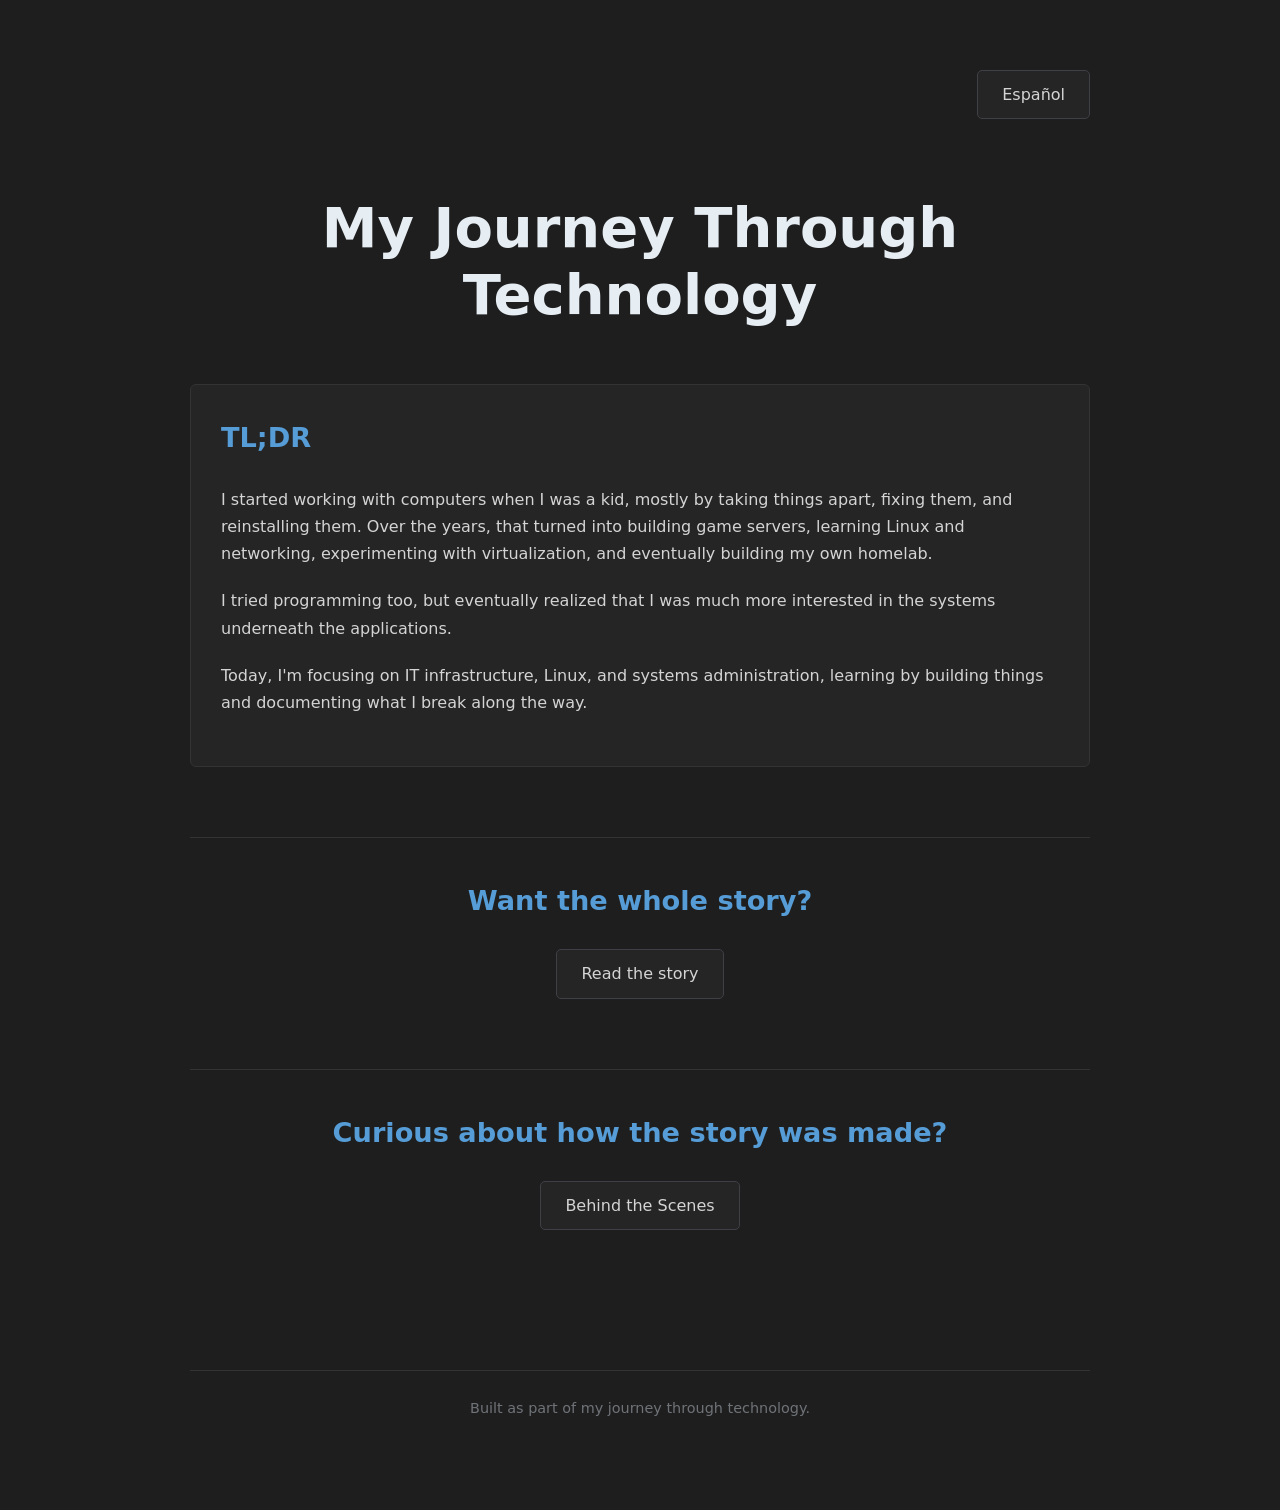
<file: index.html>
<!doctype html>
<html lang="en">
  <head>
    <meta charset="UTF-8" />
    <meta name="viewport" content="width=device-width, initial-scale=1.0" />

    <title>My Journey Through Technology</title>

    <link rel="stylesheet" href="style.css" />
  </head>

  <body>
    <main class="container">
      <div style="text-align: right; margin-bottom: 45px">
        <a href="index-es.html" class="language-button"> Español </a>
      </div>

      <header class="hero">
        <h1>My Journey Through Technology</h1>
      </header>

      <section class="tldr">
        <h2>TL;DR</h2>

        <p>
          I started working with computers when I was a kid, mostly by taking
          things apart, fixing them, and reinstalling them. Over the years, that
          turned into building game servers, learning Linux and networking,
          experimenting with virtualization, and eventually building my own
          homelab.
        </p>

        <p>
          I tried programming too, but eventually realized that I was much more
          interested in the systems underneath the applications.
        </p>

        <p>
          Today, I'm focusing on IT infrastructure, Linux, and systems
          administration, learning by building things and documenting what I
          break along the way.
        </p>
      </section>

      <section class="story-link">
        <h2>Want the whole story?</h2>

        <a href="story-en.html" class="language-button"> Read the story </a>
      </section>

      <section class="story-link">
        <h2>Curious about how the story was made?</h2>

        <a href="behind-the-scenes.html" class="language-button">
          Behind the Scenes
        </a>
      </section>

      <footer>
        <p>Built as part of my journey through technology.</p>
      </footer>
    </main>
  </body>
</html>
</file>
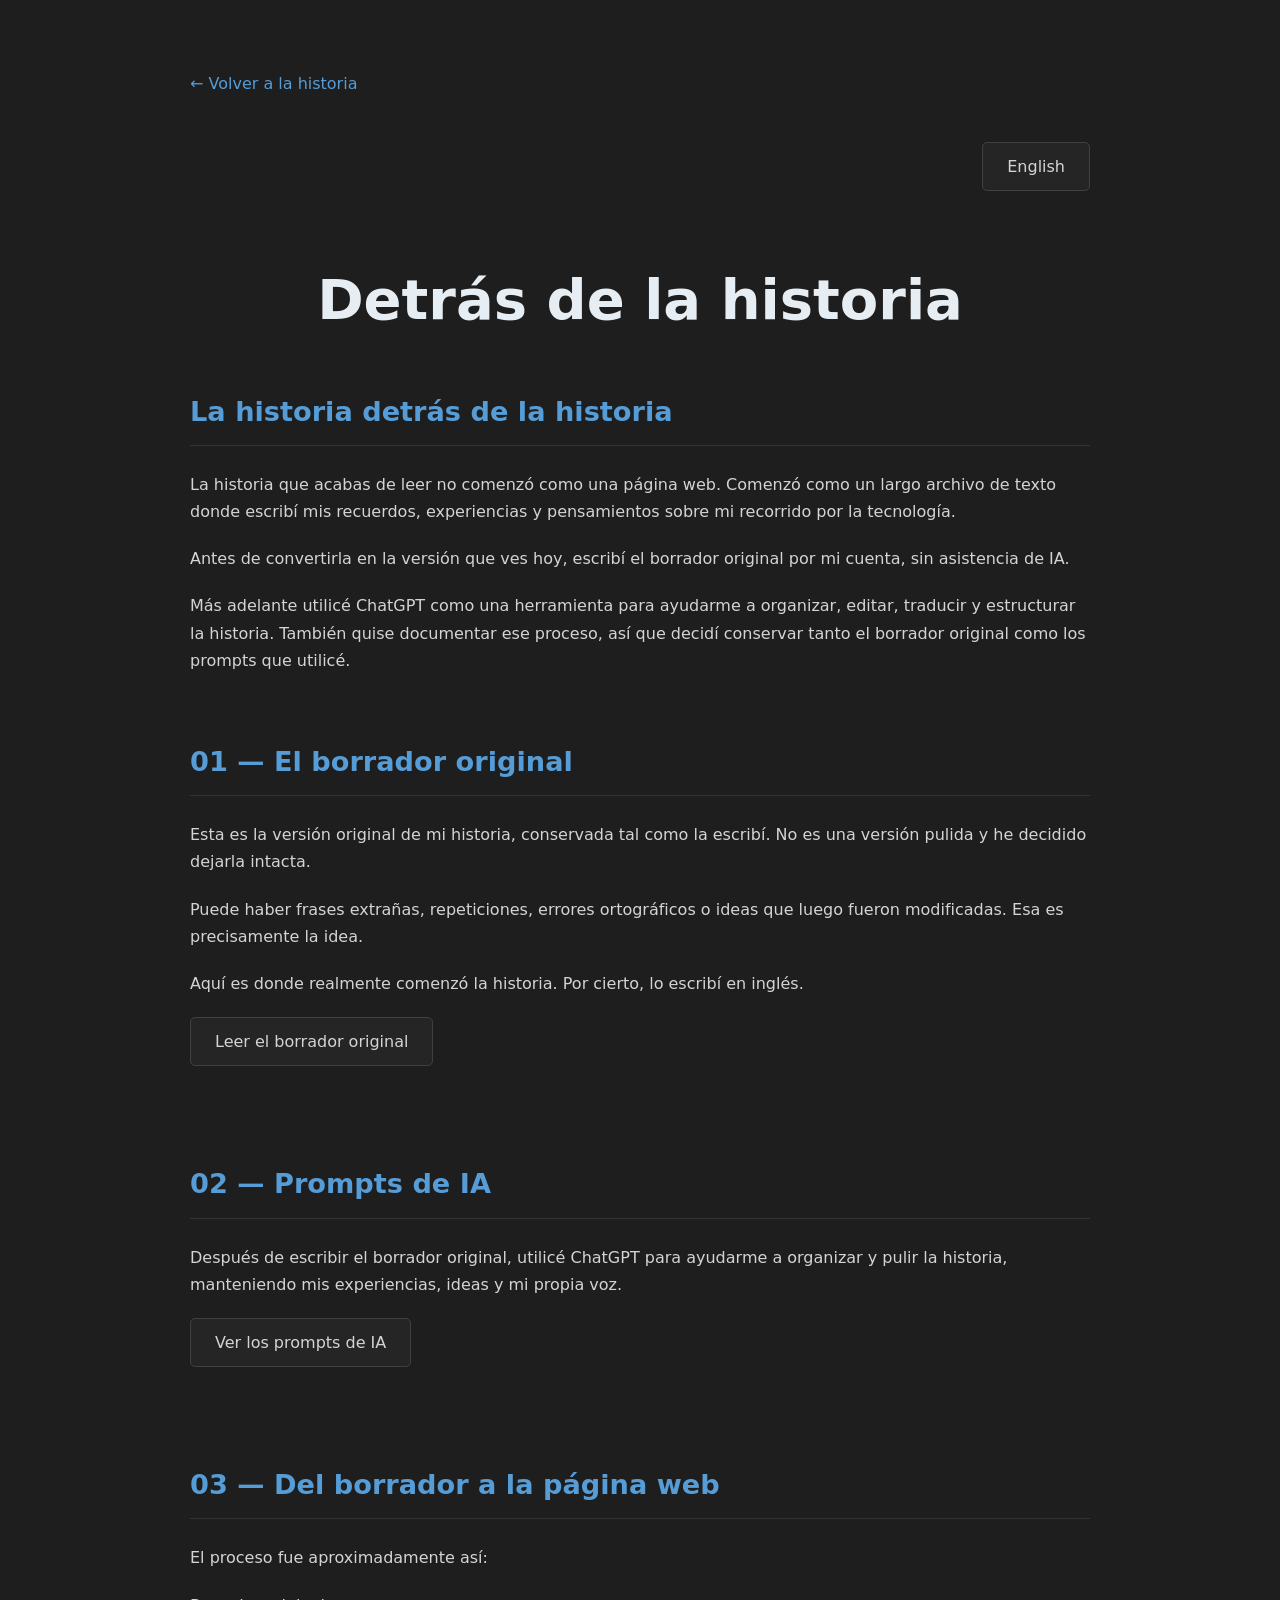
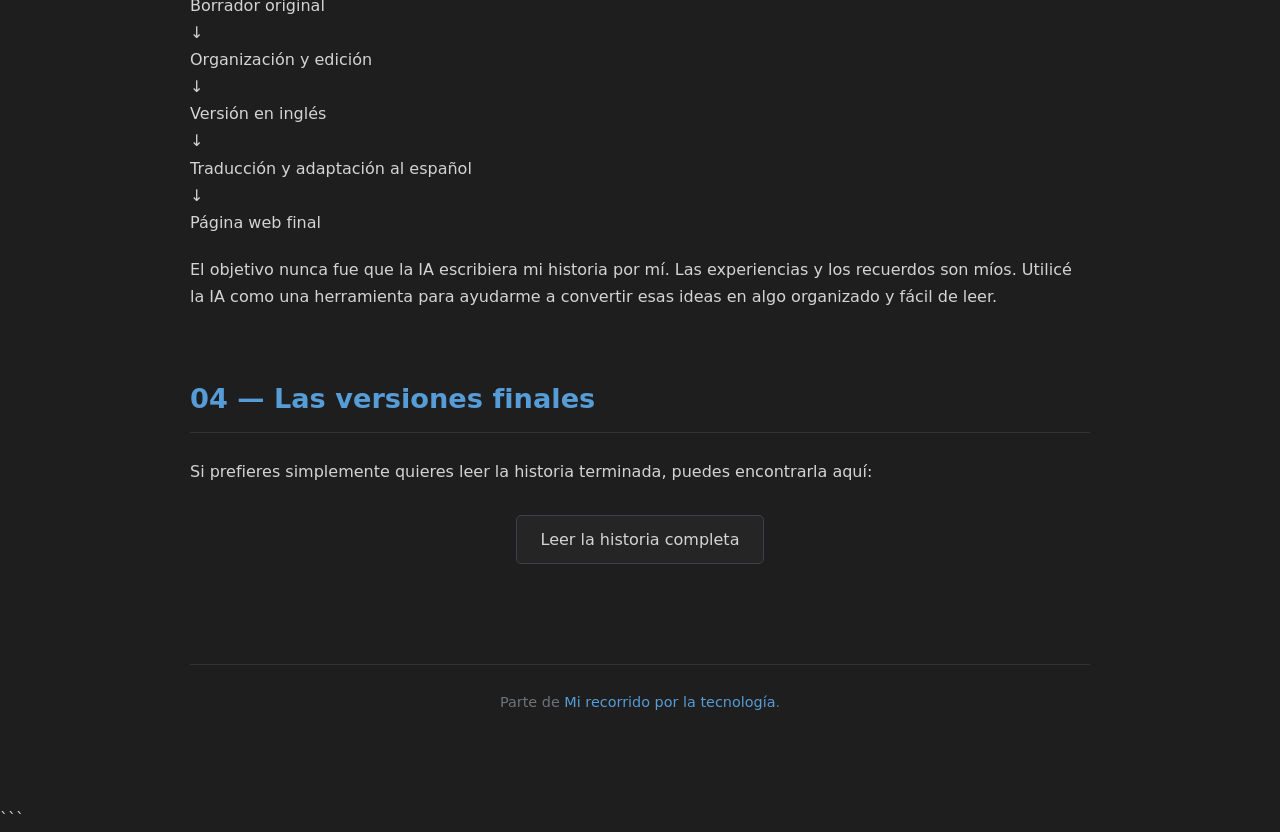
<file: behind-the-scenes-es.html>
<!doctype html>
<html lang="es">
  <head>
    <meta charset="UTF-8" />
    <meta name="viewport" content="width=device-width, initial-scale=1.0" />

    <title>Detrás de la historia - Xavier Maquilón</title>

    <link rel="stylesheet" href="style.css" />
  </head>

  <body>
    <main class="container">
      <a href="story-es.html" class="back-link">← Volver a la historia</a>
      <div style="text-align: right; margin-bottom: 45px">
        <a href="behind-the-scenes.html" class="language-button"> English </a>
      </div>

      <article class="story">
        <header class="hero">
          <h1>Detrás de la historia</h1>
        </header>

        <section class="chapter">
          <h2>La historia detrás de la historia</h2>

          <p>
            La historia que acabas de leer no comenzó como una página web.
            Comenzó como un largo archivo de texto donde escribí mis recuerdos,
            experiencias y pensamientos sobre mi recorrido por la tecnología.
          </p>

          <p>
            Antes de convertirla en la versión que ves hoy, escribí el borrador
            original por mi cuenta, sin asistencia de IA.
          </p>

          <p>
            Más adelante utilicé ChatGPT como una herramienta para ayudarme a
            organizar, editar, traducir y estructurar la historia. También quise
            documentar ese proceso, así que decidí conservar tanto el borrador
            original como los prompts que utilicé.
          </p>
        </section>

        <section class="chapter">
          <h2>01 — El borrador original</h2>

          <p>
            Esta es la versión original de mi historia, conservada tal como la
            escribí. No es una versión pulida y he decidido dejarla intacta.
          </p>

          <p>
            Puede haber frases extrañas, repeticiones, errores ortográficos o
            ideas que luego fueron modificadas. Esa es precisamente la idea.
          </p>

          <p>
            Aquí es donde realmente comenzó la historia. Por cierto, lo escribí
            en inglés.
          </p>

          <a href="story-raw.txt" class="language-button">
            Leer el borrador original
          </a>
        </section>

        <section class="chapter">
          <h2>02 — Prompts de IA</h2>

          <p>
            Después de escribir el borrador original, utilicé ChatGPT para
            ayudarme a organizar y pulir la historia, manteniendo mis
            experiencias, ideas y mi propia voz.
          </p>

          <a href="ai-prompts-es.txt" class="language-button">
            Ver los prompts de IA
          </a>
        </section>

        <section class="chapter">
          <h2>03 — Del borrador a la página web</h2>

          <p>El proceso fue aproximadamente así:</p>

          <p>
            Borrador original
            <br />
            ↓
            <br />
            Organización y edición
            <br />
            ↓
            <br />
            Versión en inglés
            <br />
            ↓
            <br />
            Traducción y adaptación al español
            <br />
            ↓
            <br />
            Página web final
          </p>

          <p>
            El objetivo nunca fue que la IA escribiera mi historia por mí. Las
            experiencias y los recuerdos son míos. Utilicé la IA como una
            herramienta para ayudarme a convertir esas ideas en algo organizado
            y fácil de leer.
          </p>
        </section>

        <section class="chapter">
          <h2>04 — Las versiones finales</h2>

          <p>
            Si prefieres simplemente quieres leer la historia terminada, puedes
            encontrarla aquí:
          </p>

          <div class="language-buttons">
            <a href="story-es.html" class="language-button">
              Leer la historia completa
            </a>
          </div>
        </section>

        <footer>
          <p>
            Parte de <a href="index.html">Mi recorrido por la tecnología</a>.
          </p>
        </footer>
      </article>
    </main>
  </body>
</html>
```
</file>
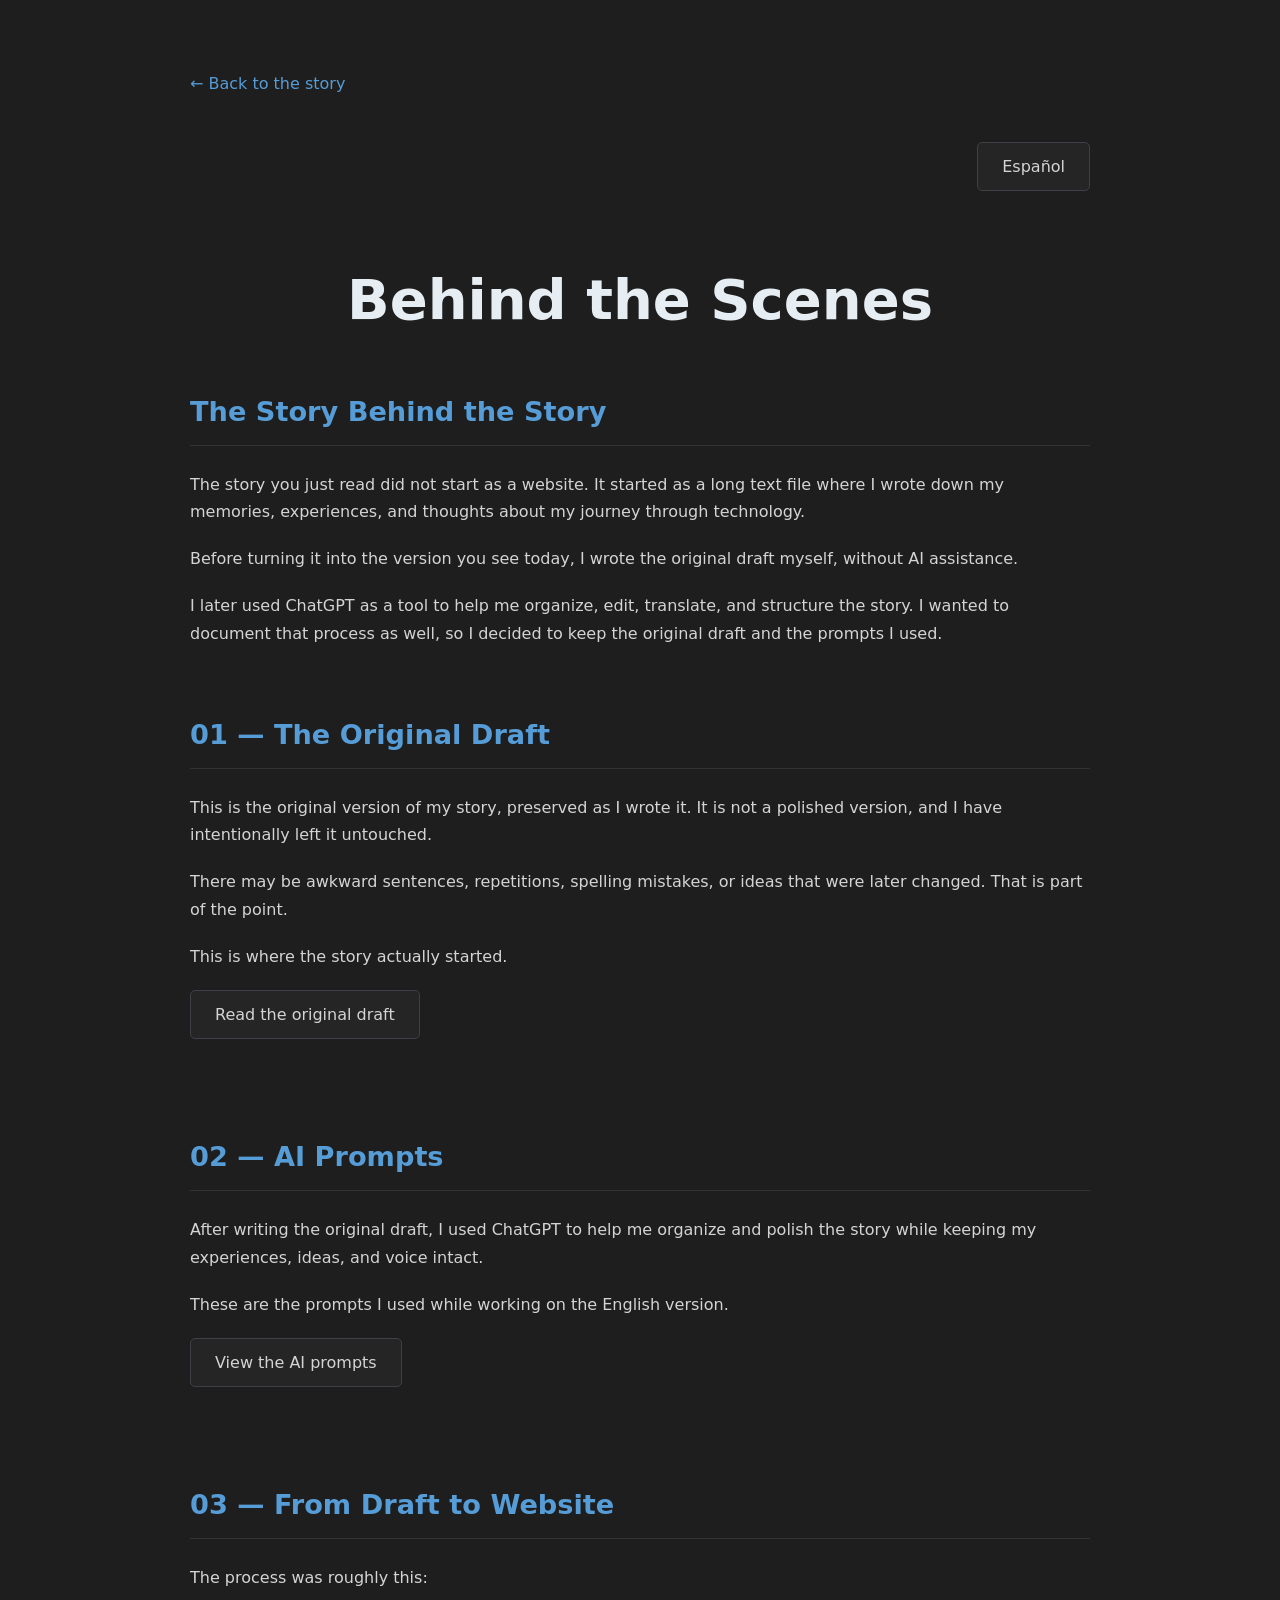
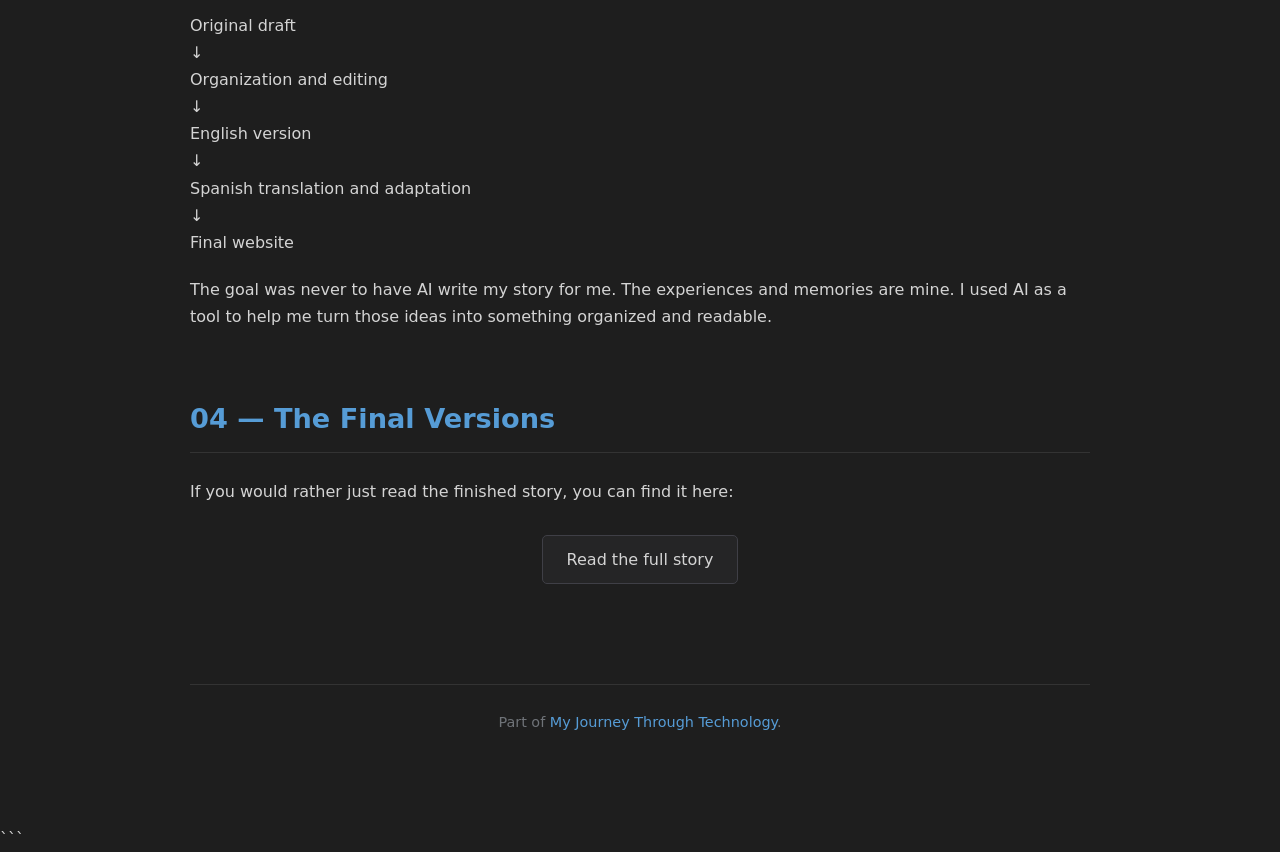
<file: behind-the-scenes.html>
<!doctype html>
<html lang="en">
  <head>
    <meta charset="UTF-8" />
    <meta name="viewport" content="width=device-width, initial-scale=1.0" />

    <title>Behind the Scenes - Xavier Maquilón</title>

    <link rel="stylesheet" href="style.css" />
  </head>

  <body>
    <main class="container">
      <a href="story-en.html" class="back-link">← Back to the story</a>
      <div style="text-align: right; margin-bottom: 45px">
        <a href="behind-the-scenes-es.html" class="language-button">
          Español
        </a>
      </div>

      <article class="story">
        <header class="hero">
          <h1>Behind the Scenes</h1>
        </header>

        <section class="chapter">
          <h2>The Story Behind the Story</h2>

          <p>
            The story you just read did not start as a website. It started as a
            long text file where I wrote down my memories, experiences, and
            thoughts about my journey through technology.
          </p>

          <p>
            Before turning it into the version you see today, I wrote the
            original draft myself, without AI assistance.
          </p>

          <p>
            I later used ChatGPT as a tool to help me organize, edit, translate,
            and structure the story. I wanted to document that process as well,
            so I decided to keep the original draft and the prompts I used.
          </p>
        </section>

        <section class="chapter">
          <h2>01 — The Original Draft</h2>

          <p>
            This is the original version of my story, preserved as I wrote it.
            It is not a polished version, and I have intentionally left it
            untouched.
          </p>

          <p>
            There may be awkward sentences, repetitions, spelling mistakes, or
            ideas that were later changed. That is part of the point.
          </p>

          <p>This is where the story actually started.</p>

          <a href="story-raw.txt" class="language-button">
            Read the original draft
          </a>
        </section>

        <section class="chapter">
          <h2>02 — AI Prompts</h2>

          <p>
            After writing the original draft, I used ChatGPT to help me organize
            and polish the story while keeping my experiences, ideas, and voice
            intact.
          </p>

          <p>
            These are the prompts I used while working on the English version.
          </p>

          <a href="ai-prompts-en.txt" class="language-button">
            View the AI prompts
          </a>
        </section>

        <section class="chapter">
          <h2>03 — From Draft to Website</h2>

          <p>The process was roughly this:</p>

          <p>
            Original draft
            <br />
            ↓
            <br />
            Organization and editing
            <br />
            ↓
            <br />
            English version
            <br />
            ↓
            <br />
            Spanish translation and adaptation
            <br />
            ↓
            <br />
            Final website
          </p>

          <p>
            The goal was never to have AI write my story for me. The experiences
            and memories are mine. I used AI as a tool to help me turn those
            ideas into something organized and readable.
          </p>
        </section>

        <section class="chapter">
          <h2>04 — The Final Versions</h2>

          <p>
            If you would rather just read the finished story, you can find it
            here:
          </p>

          <div class="language-buttons">
            <a href="story-en.html" class="language-button">
              Read the full story
            </a>
          </div>
        </section>

        <footer>
          <p>Part of <a href="index.html">My Journey Through Technology</a>.</p>
        </footer>
      </article>
    </main>
  </body>
</html>
```
</file>
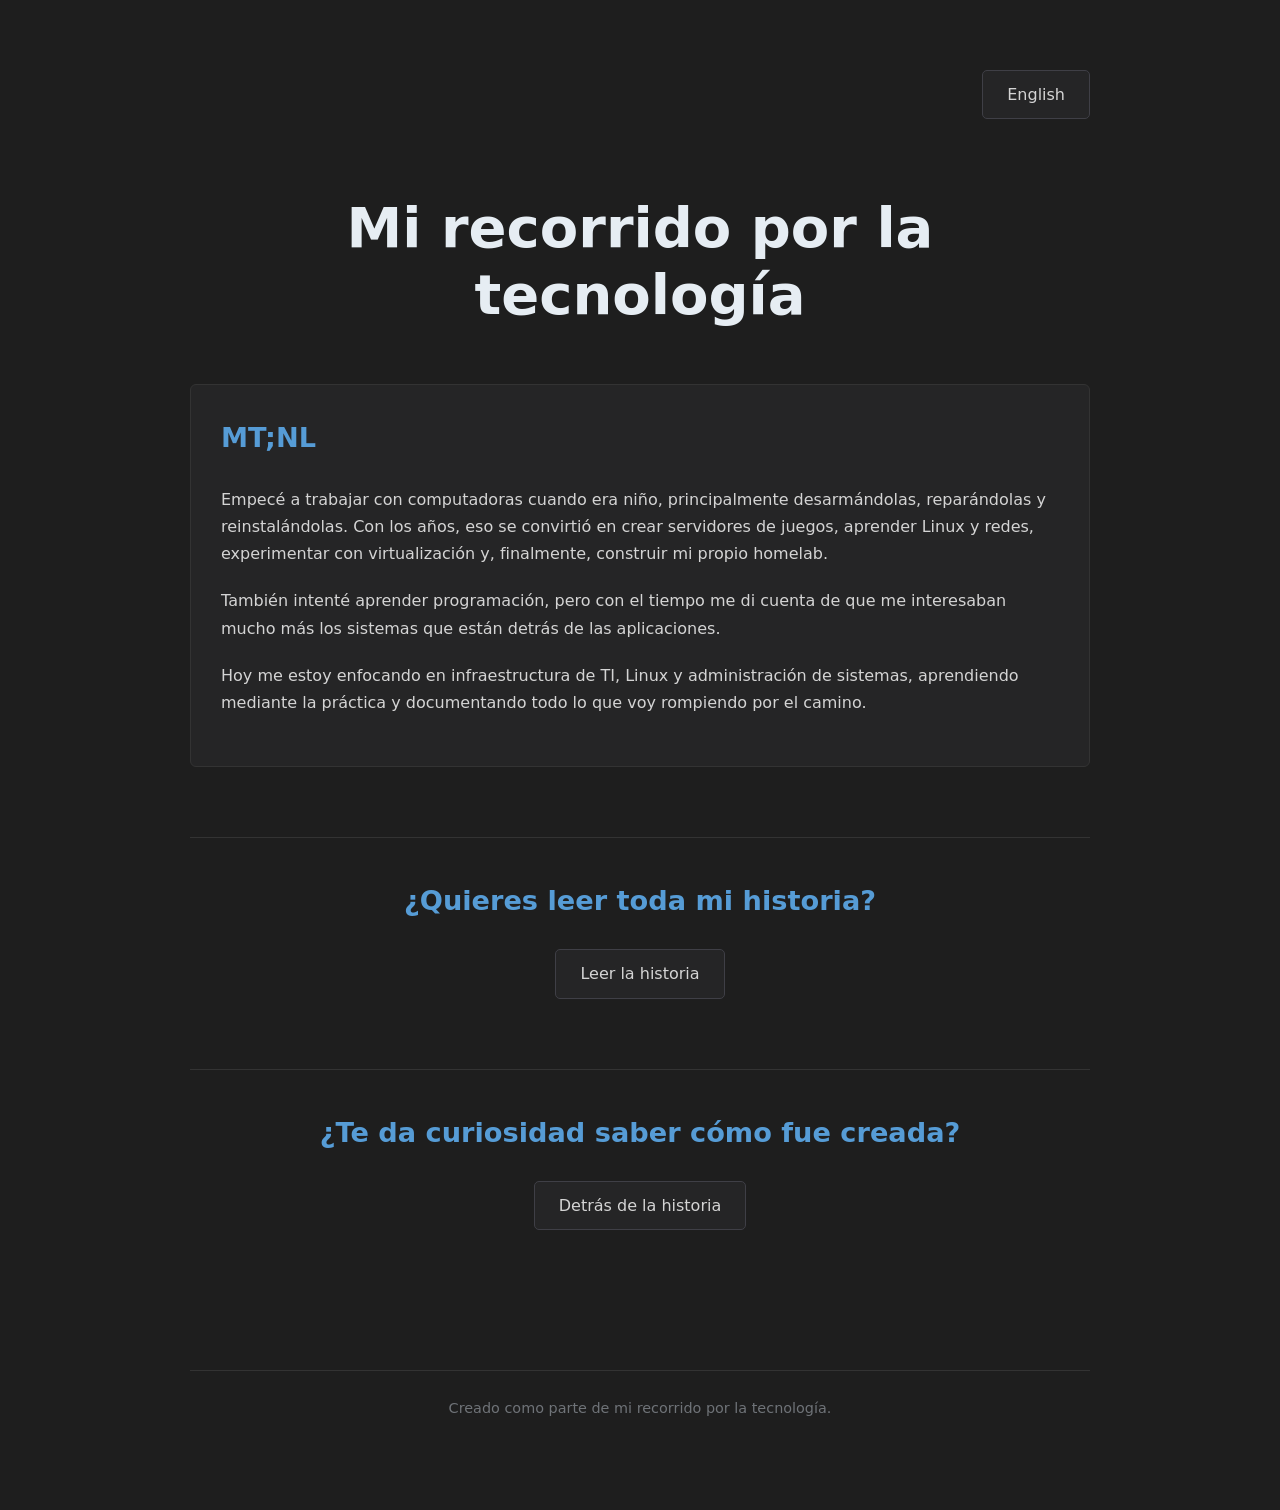
<file: index-es.html>
<!doctype html>
<html lang="es">
  <head>
    <meta charset="UTF-8" />
    <meta name="viewport" content="width=device-width, initial-scale=1.0" />

    <title>Mi recorrido por la tecnología</title>

    <link rel="stylesheet" href="style.css" />
  </head>

  <body>
    <main class="container">
      <div style="text-align: right; margin-bottom: 45px">
        <a href="index.html" class="language-button"> English </a>
      </div>

      <header class="hero">
        <h1>Mi recorrido por la tecnología</h1>
      </header>

      <section class="tldr">
        <h2>MT;NL</h2>

        <p>
          Empecé a trabajar con computadoras cuando era niño, principalmente
          desarmándolas, reparándolas y reinstalándolas. Con los años, eso se
          convirtió en crear servidores de juegos, aprender Linux y redes,
          experimentar con virtualización y, finalmente, construir mi propio
          homelab.
        </p>

        <p>
          También intenté aprender programación, pero con el tiempo me di cuenta
          de que me interesaban mucho más los sistemas que están detrás de las
          aplicaciones.
        </p>

        <p>
          Hoy me estoy enfocando en infraestructura de TI, Linux y
          administración de sistemas, aprendiendo mediante la práctica y
          documentando todo lo que voy rompiendo por el camino.
        </p>
      </section>

      <section class="story-link">
        <h2>¿Quieres leer toda mi historia?</h2>

        <a href="story-es.html" class="language-button"> Leer la historia </a>
      </section>

      <section class="story-link">
        <h2>¿Te da curiosidad saber cómo fue creada?</h2>

        <a href="behind-the-scenes-es.html" class="language-button">
          Detrás de la historia
        </a>
      </section>

      <footer>
        <p>Creado como parte de mi recorrido por la tecnología.</p>
      </footer>
    </main>
  </body>
</html>
</file>
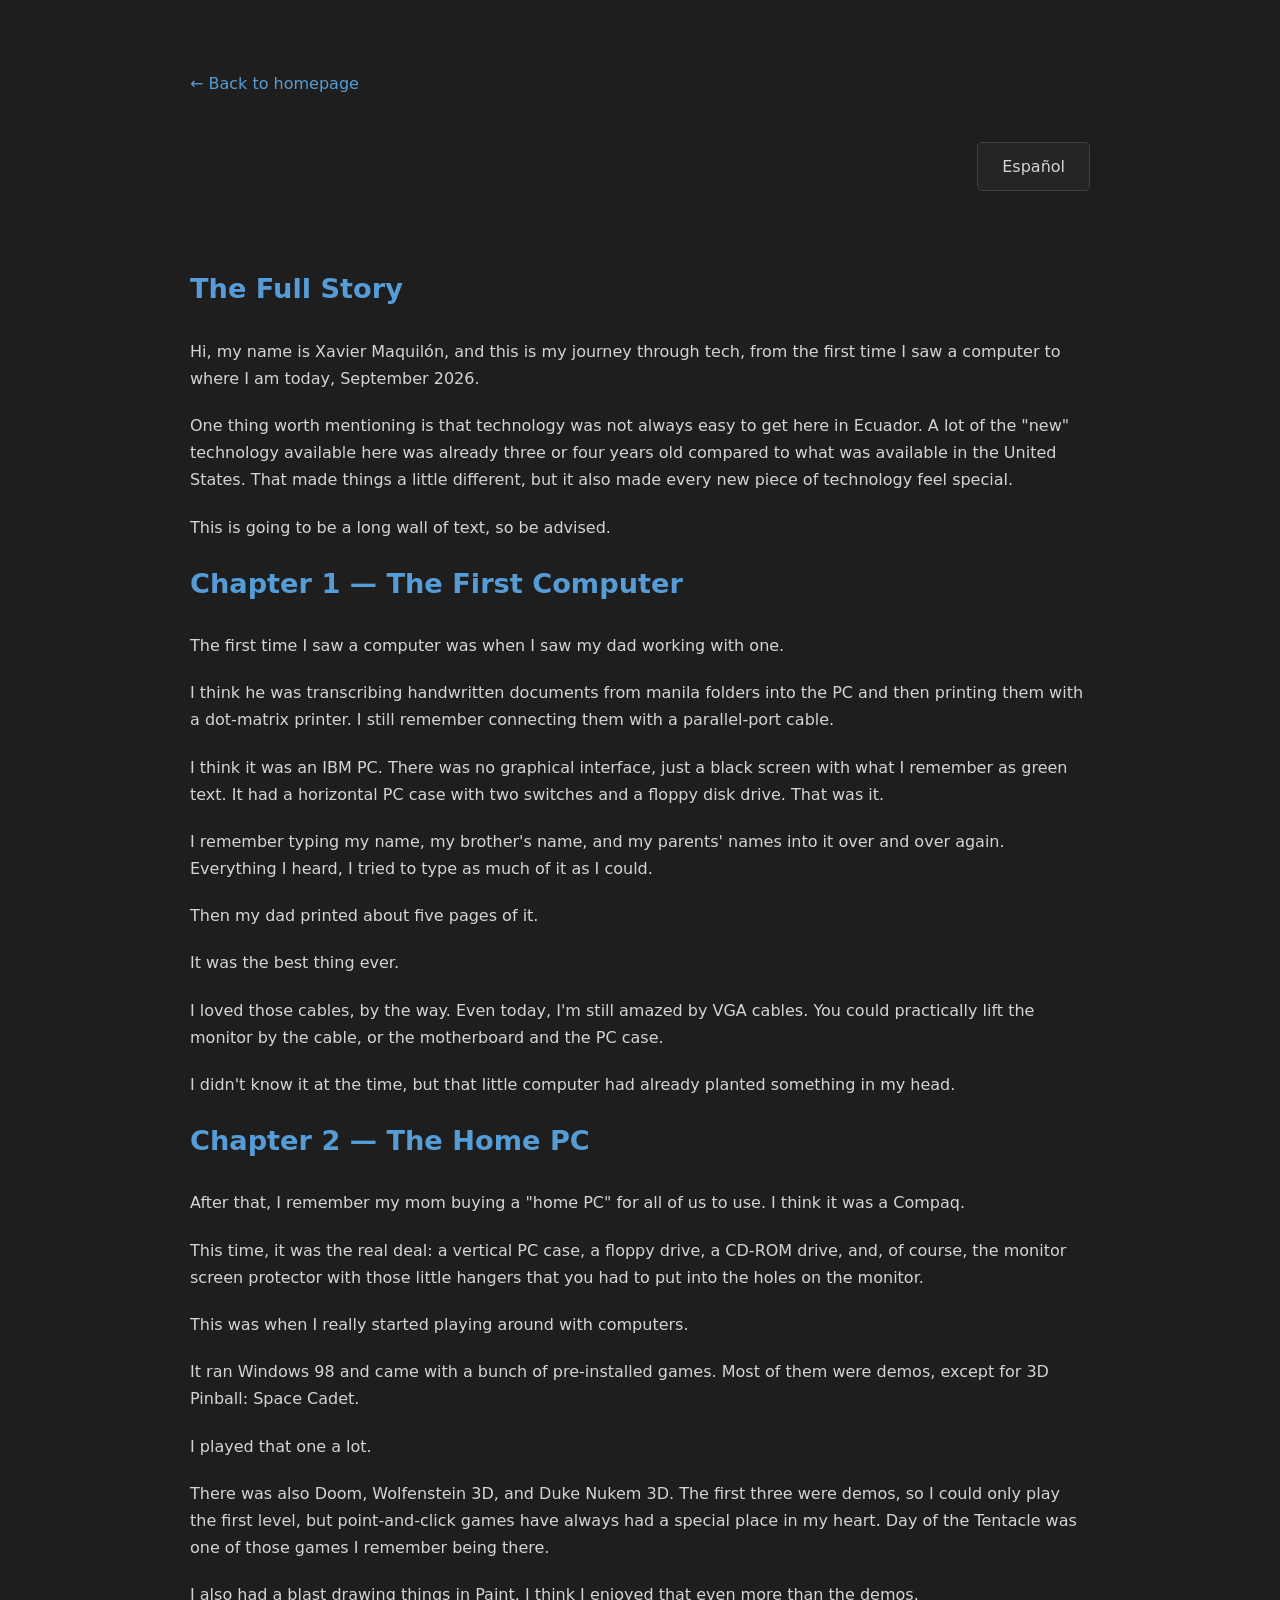
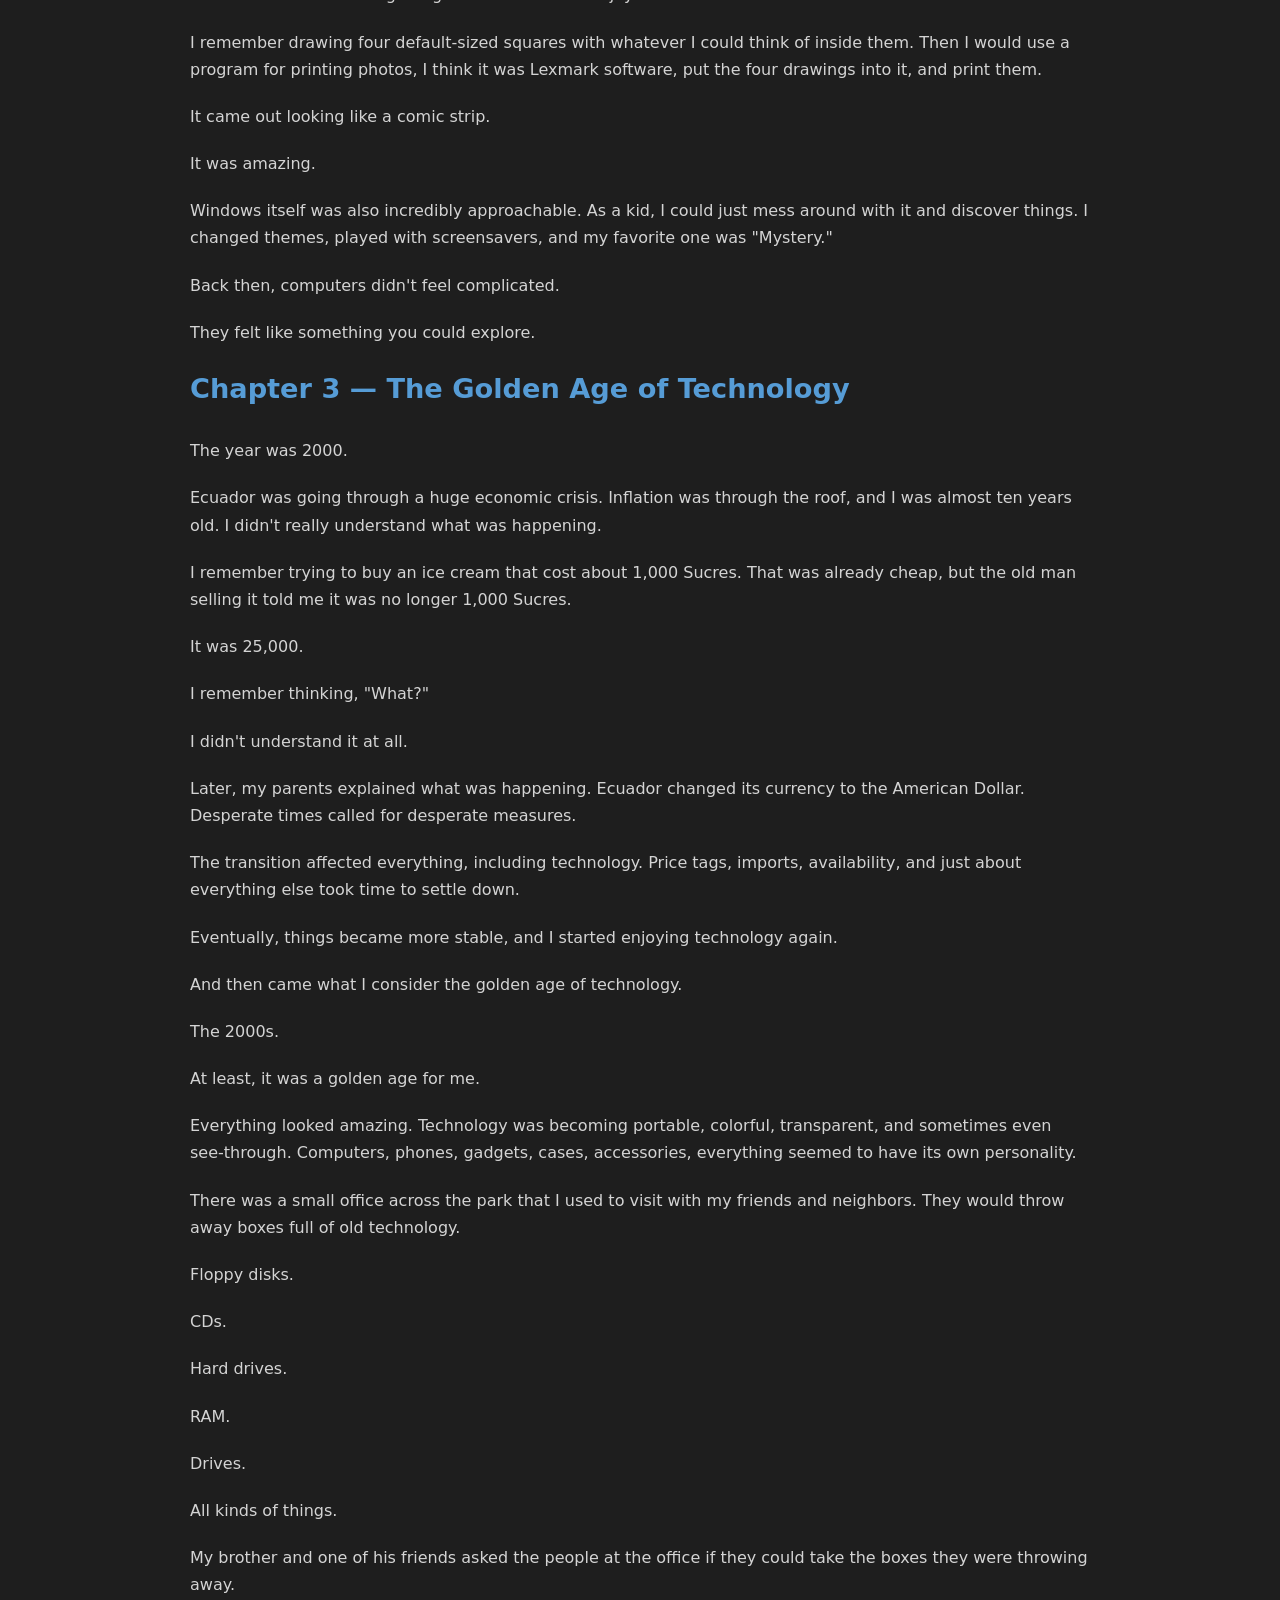
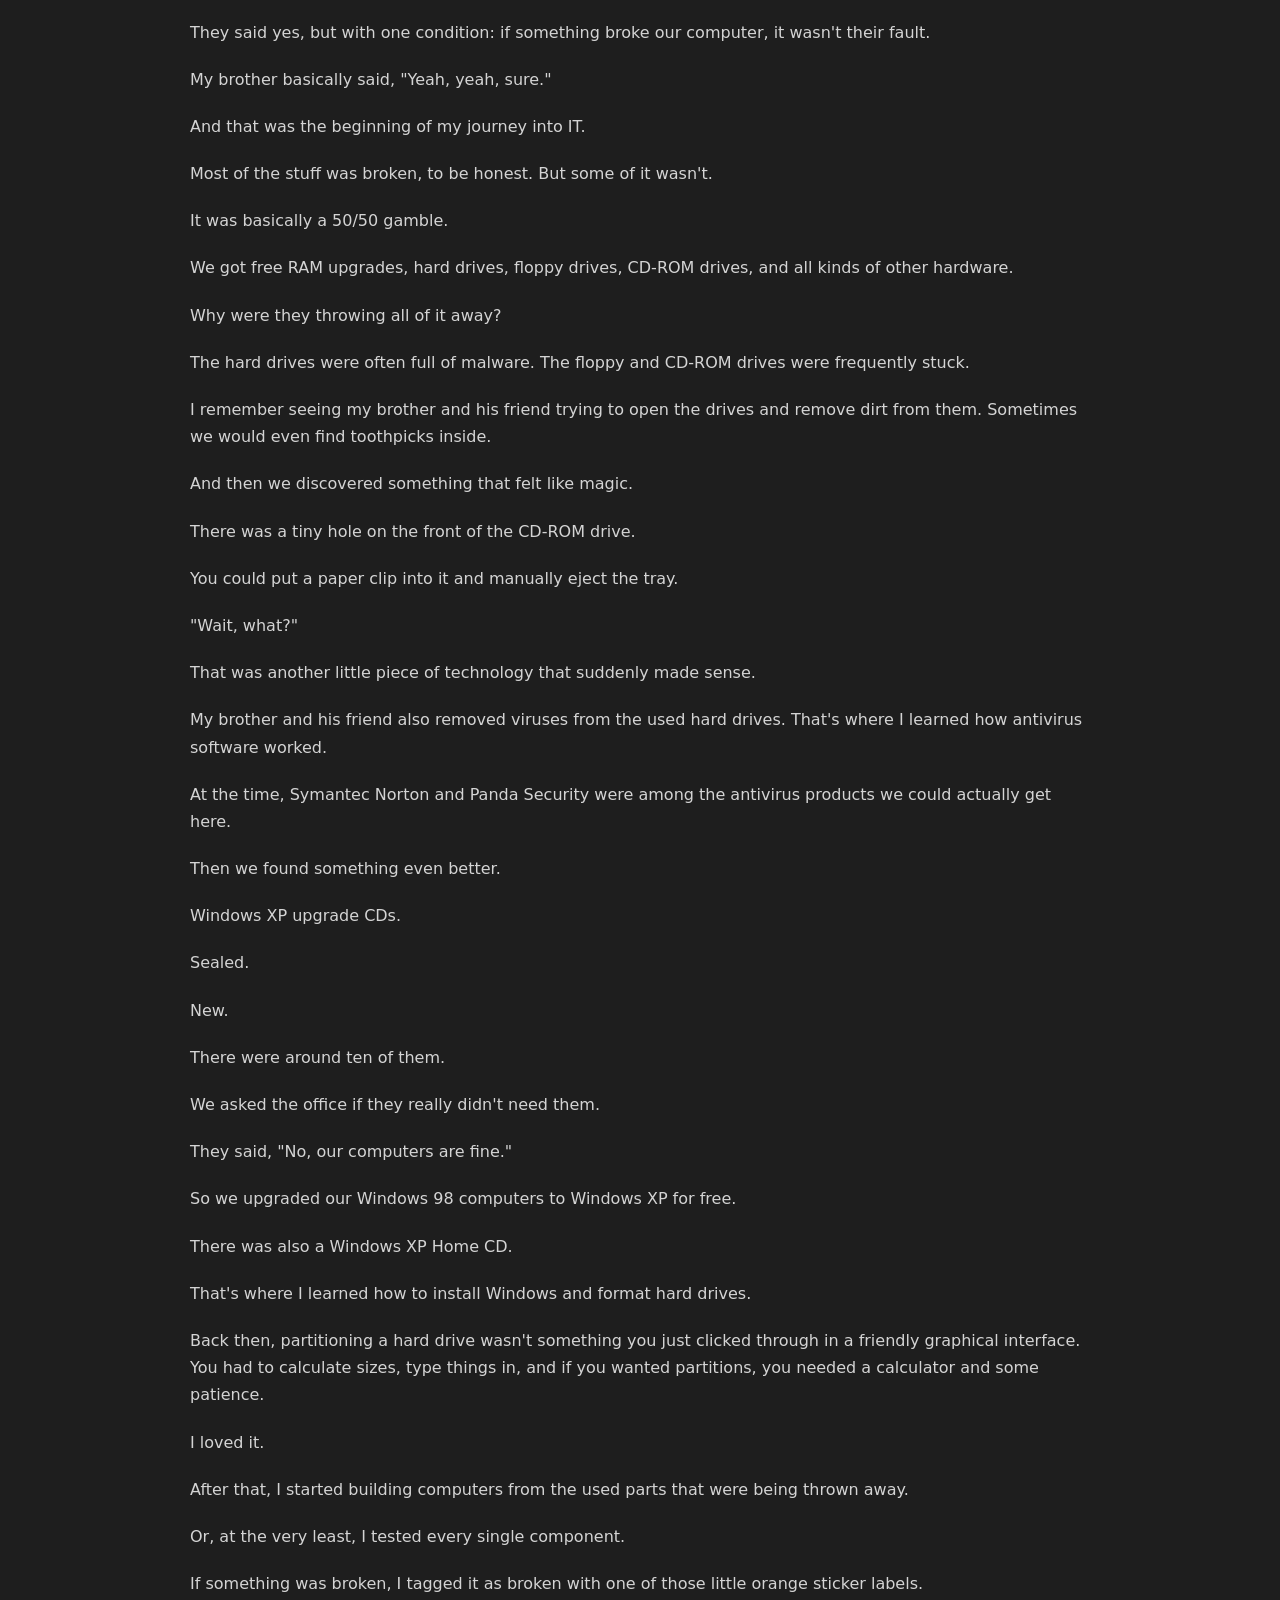
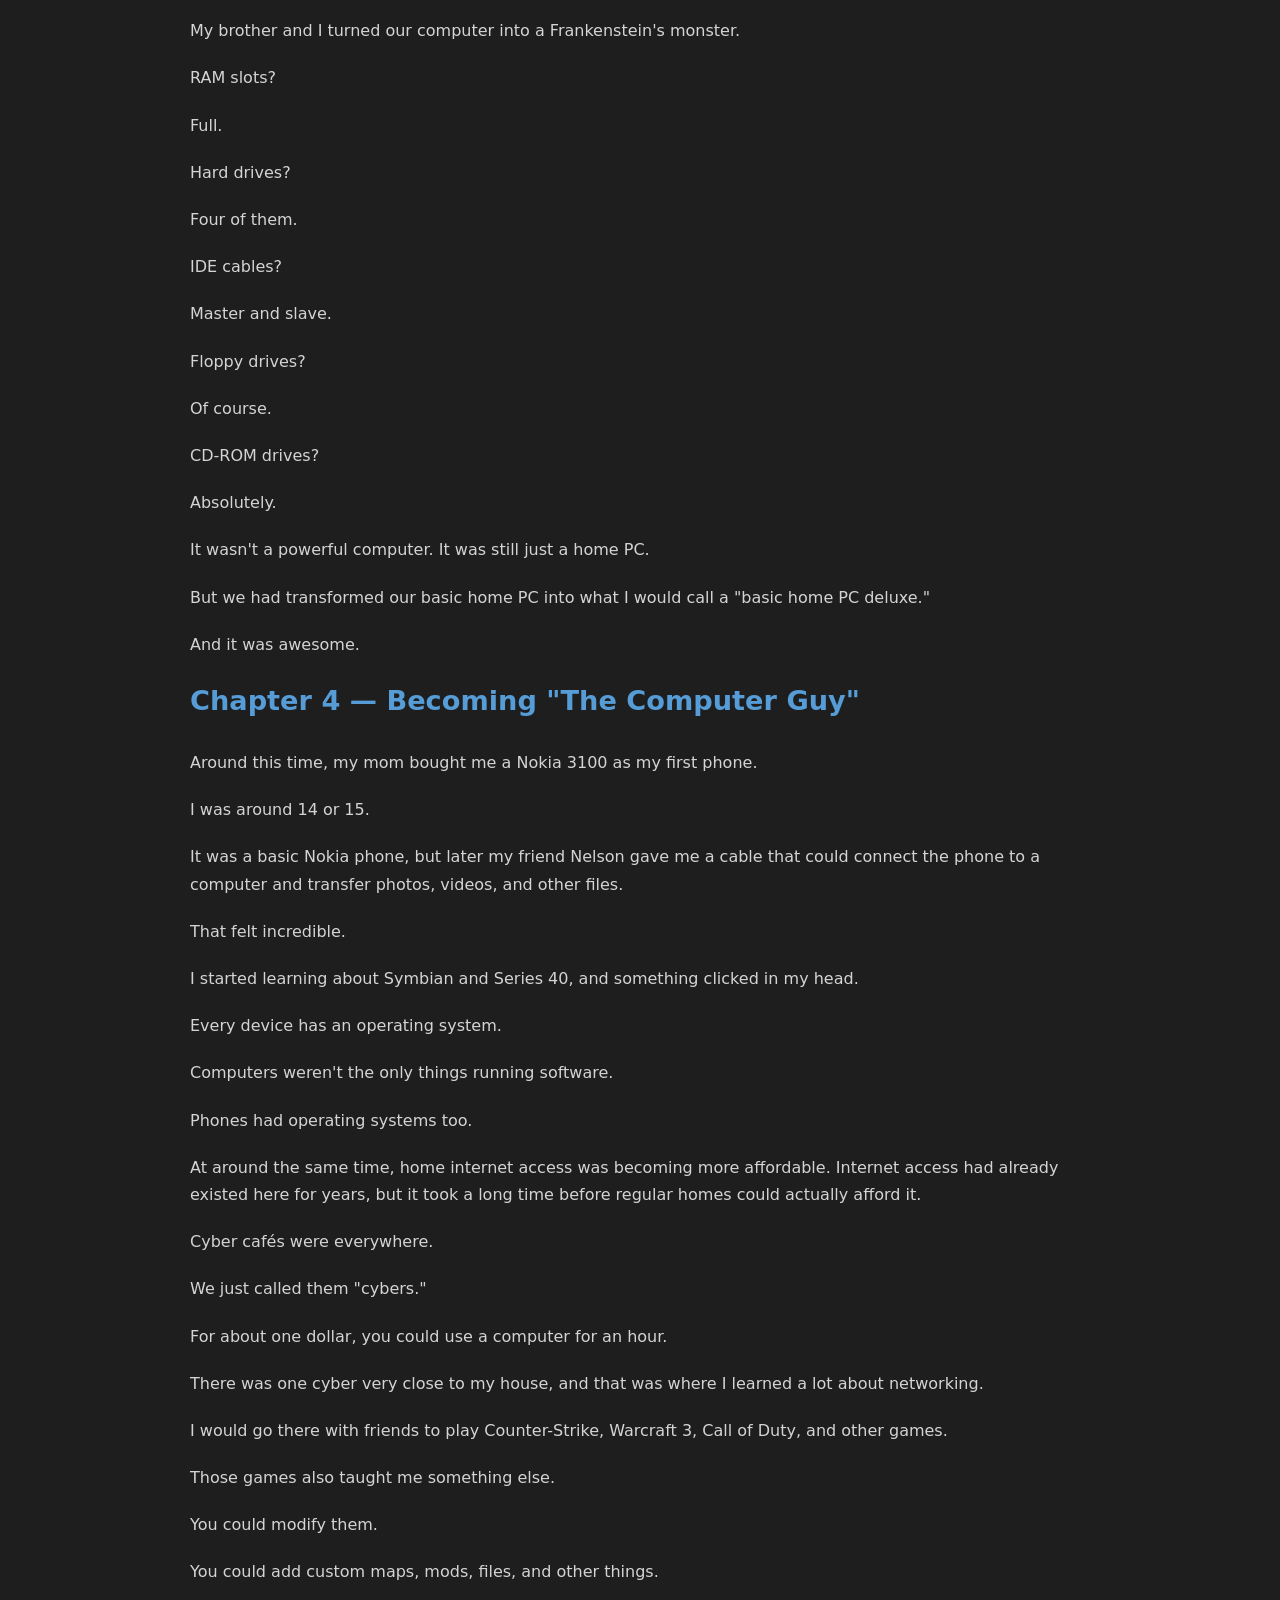
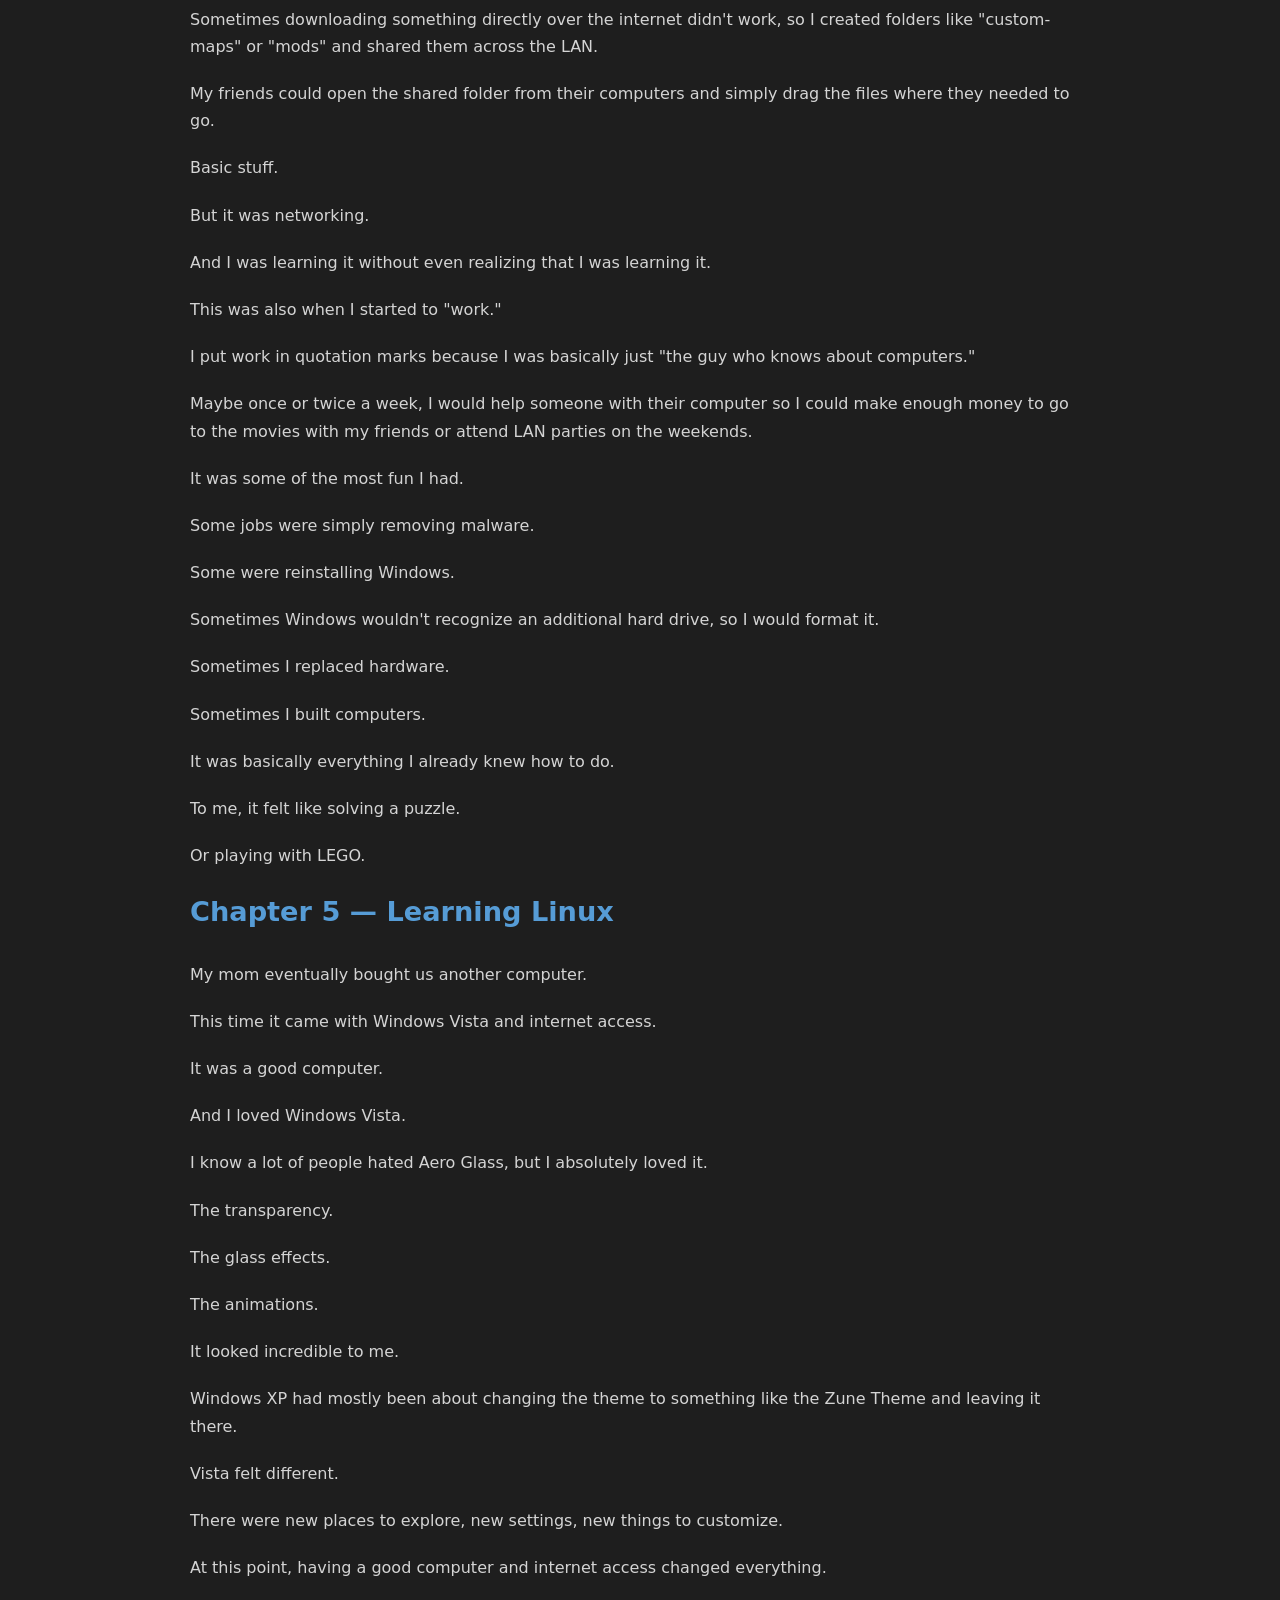
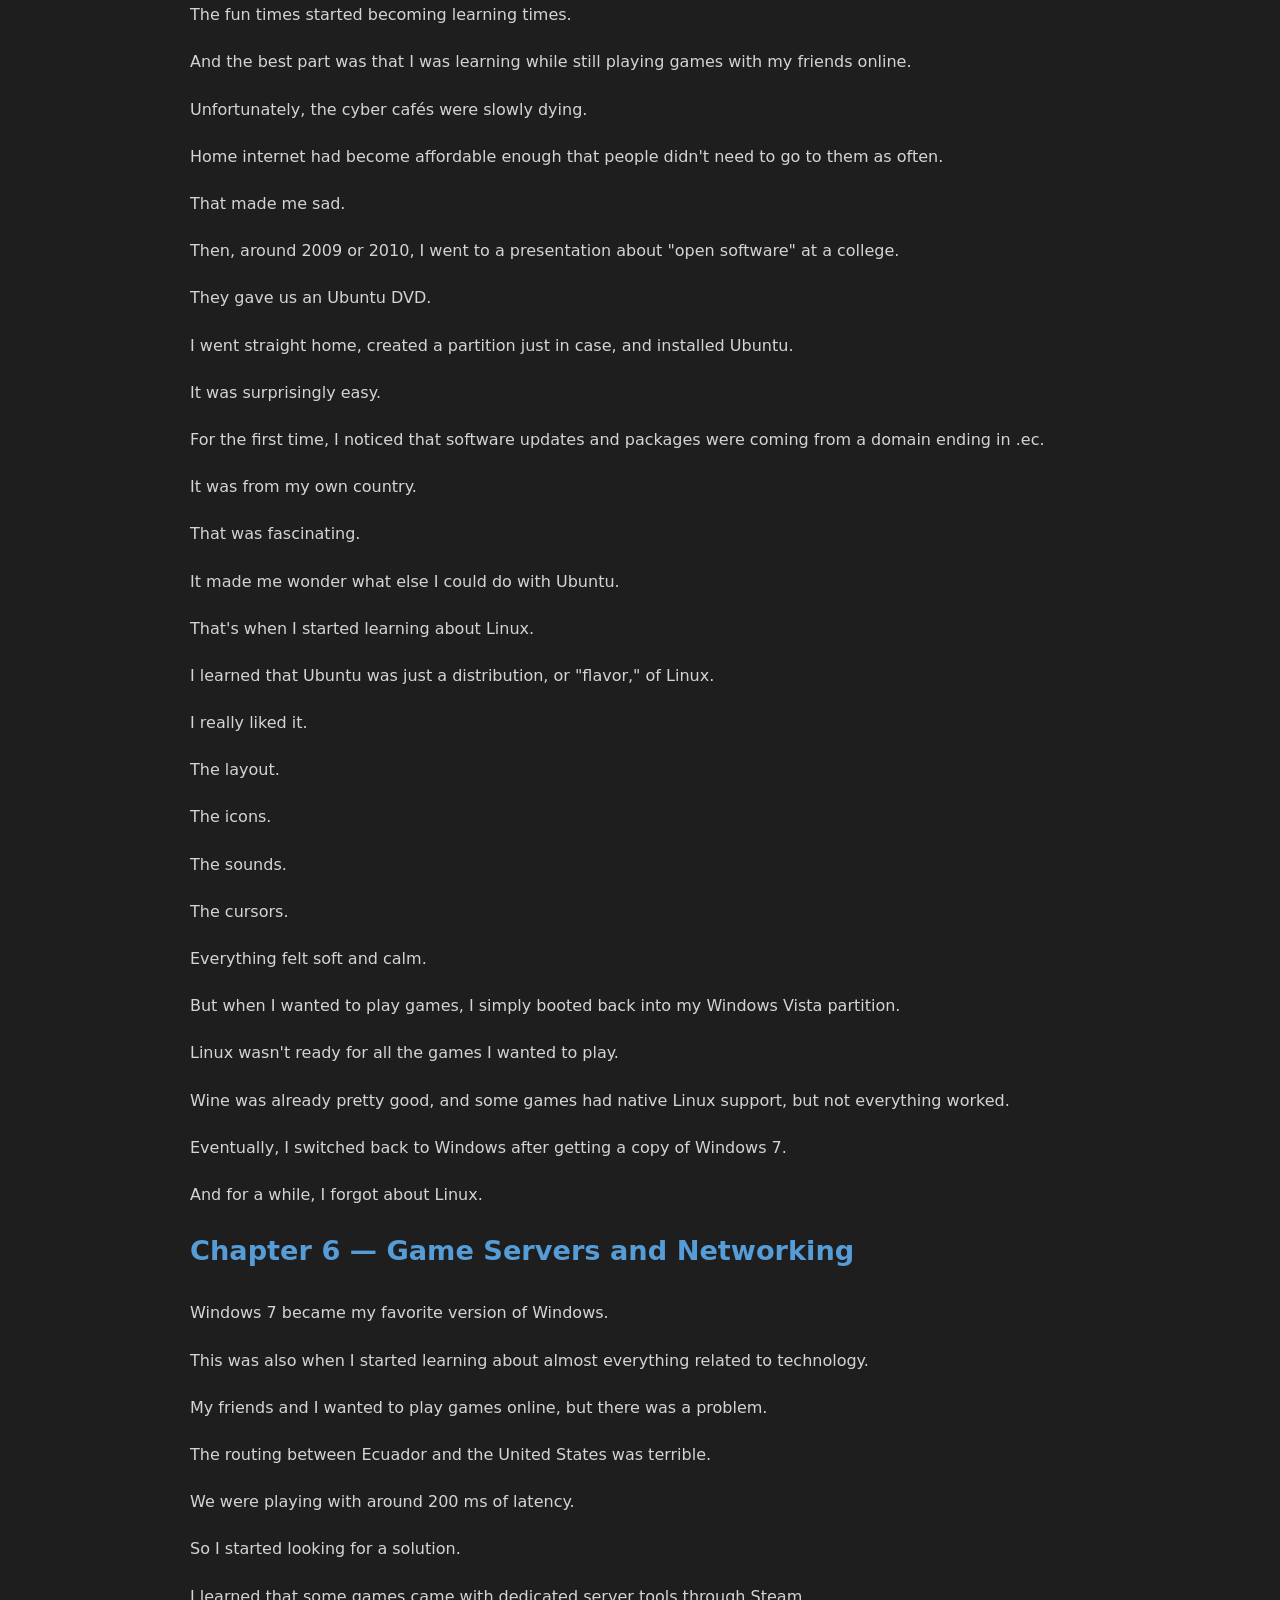
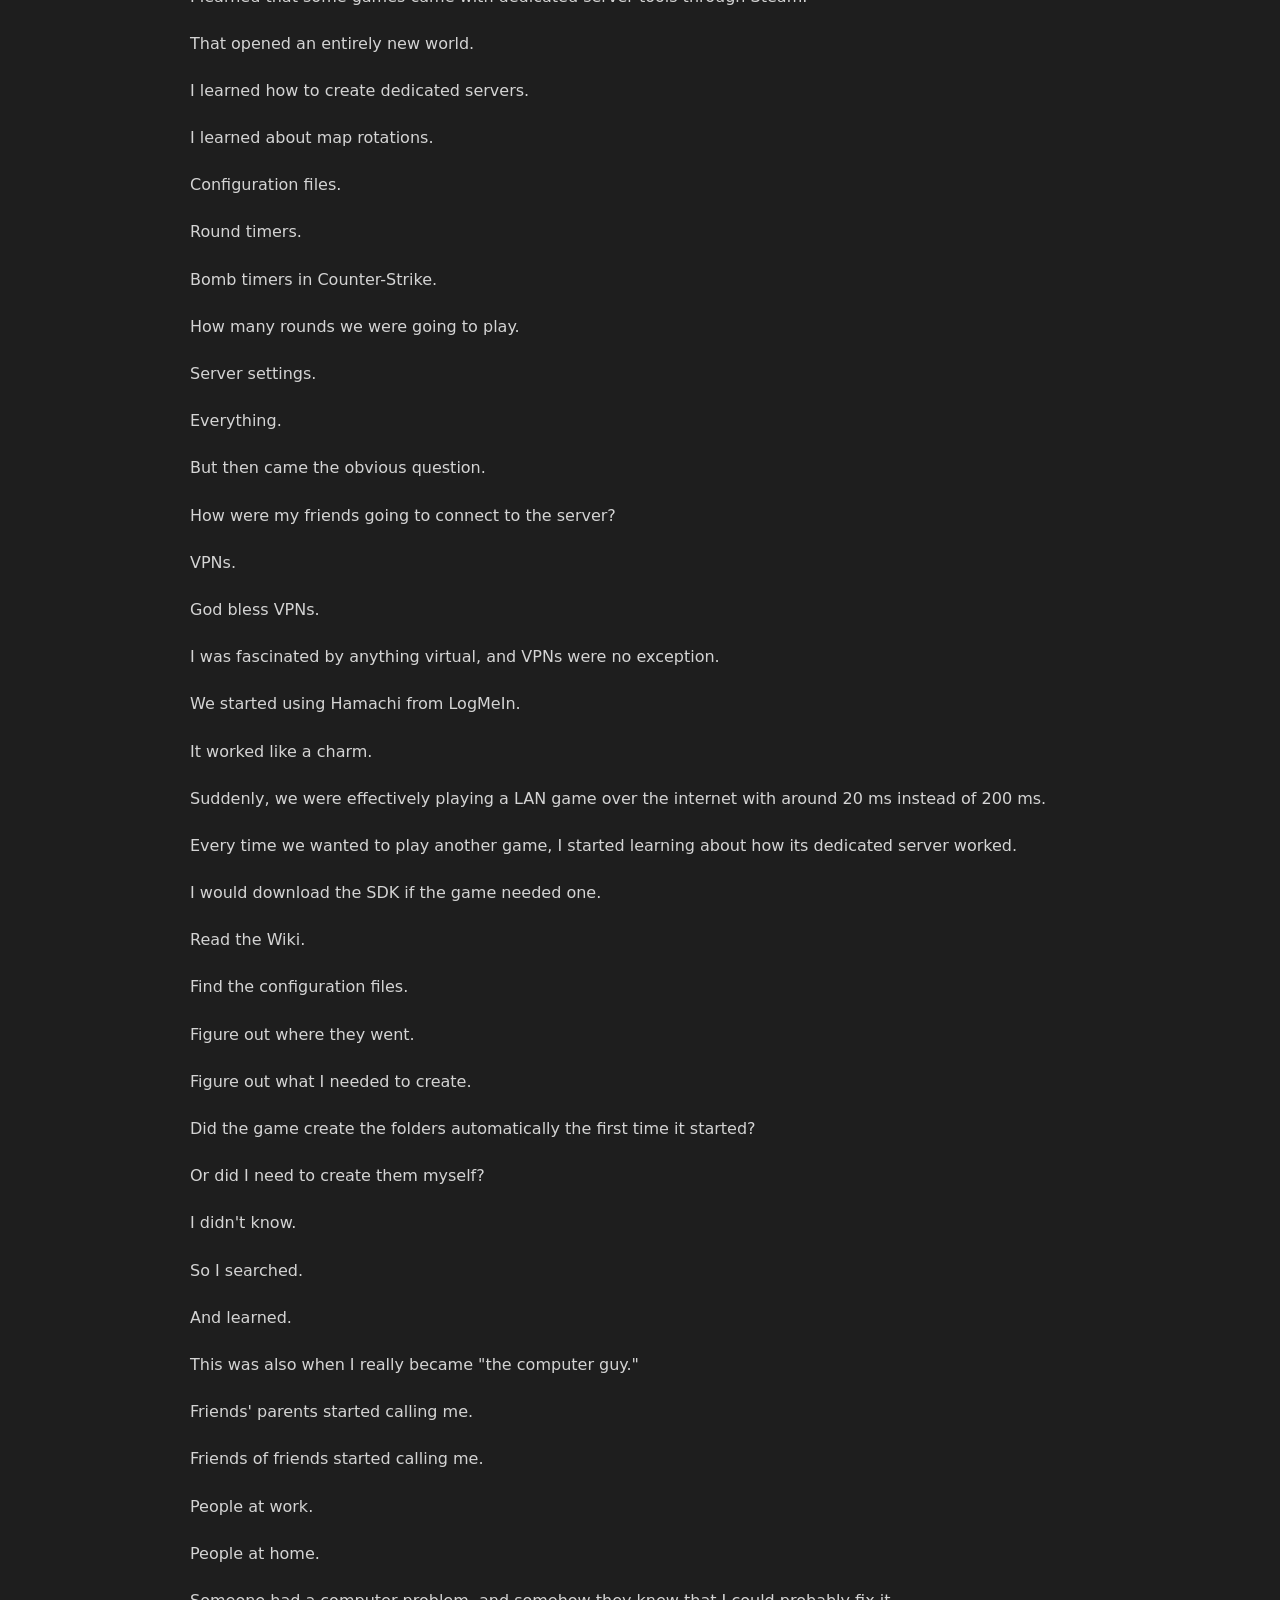
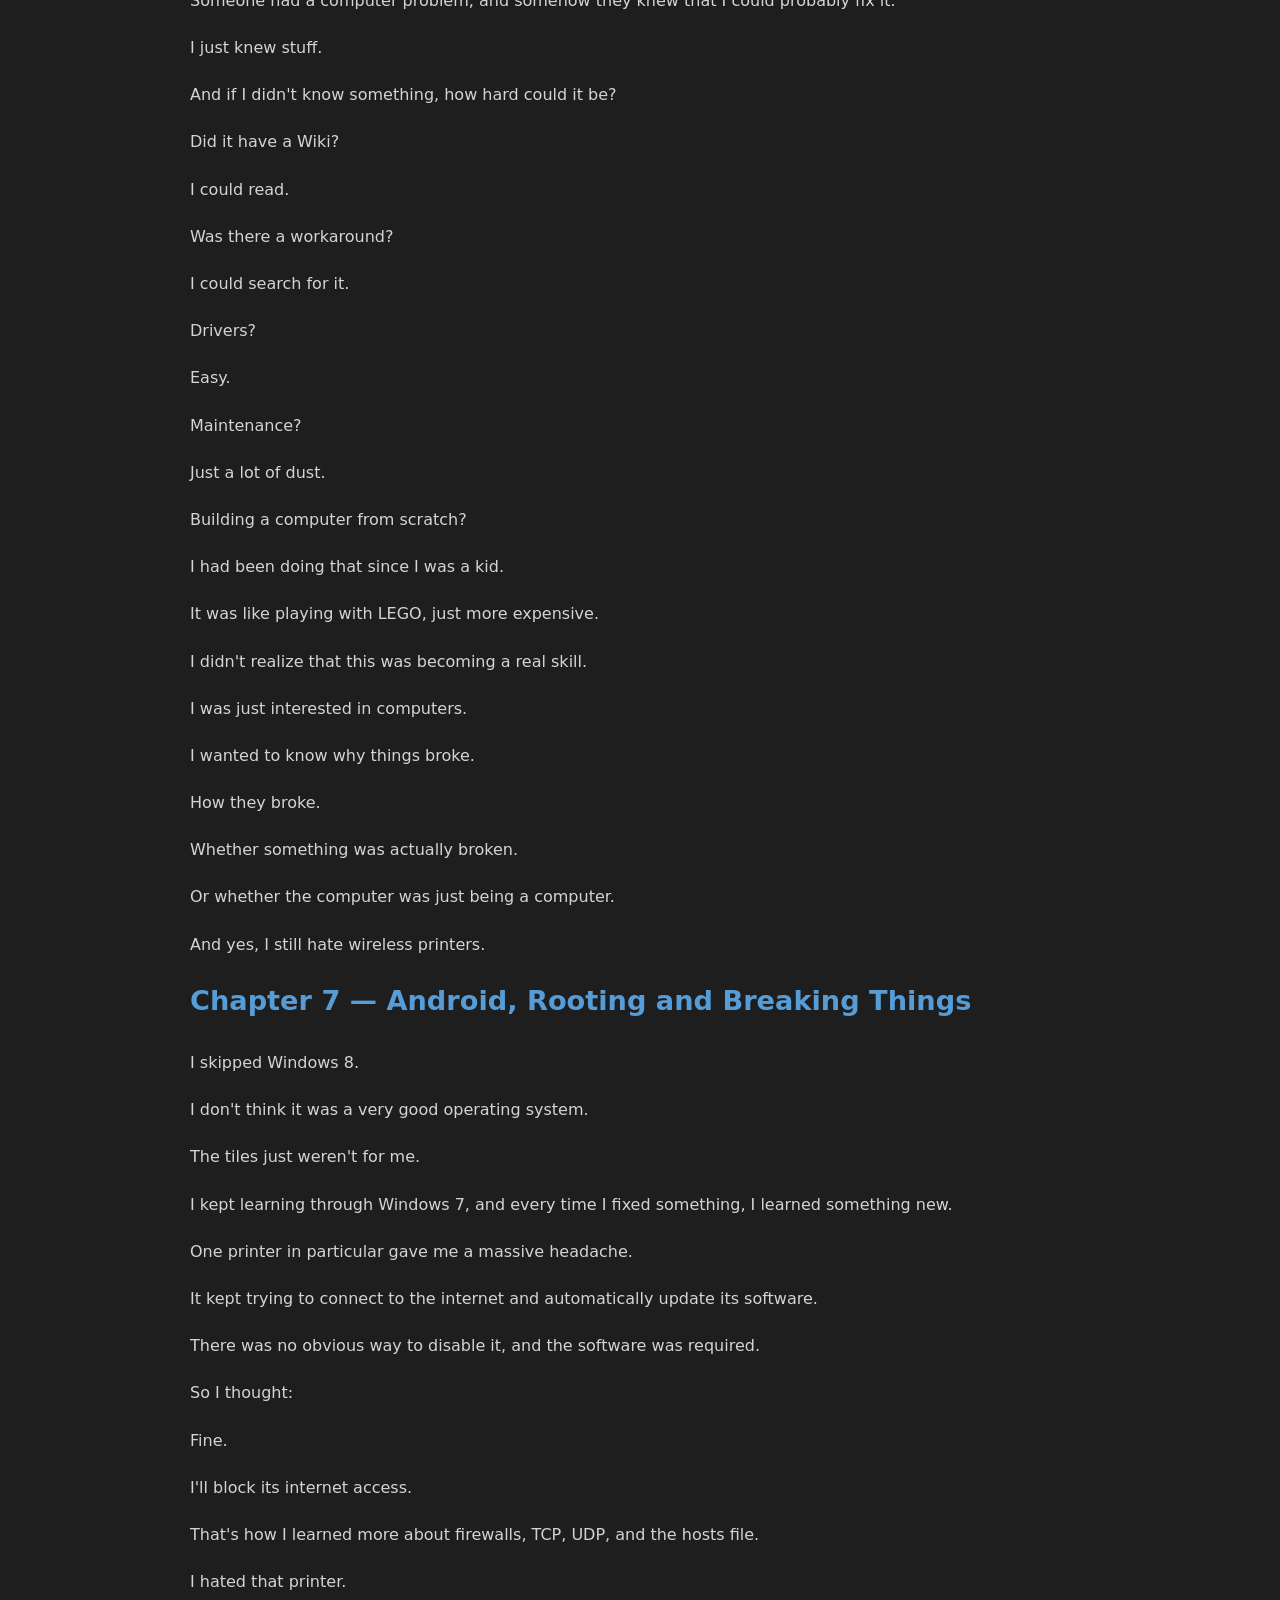
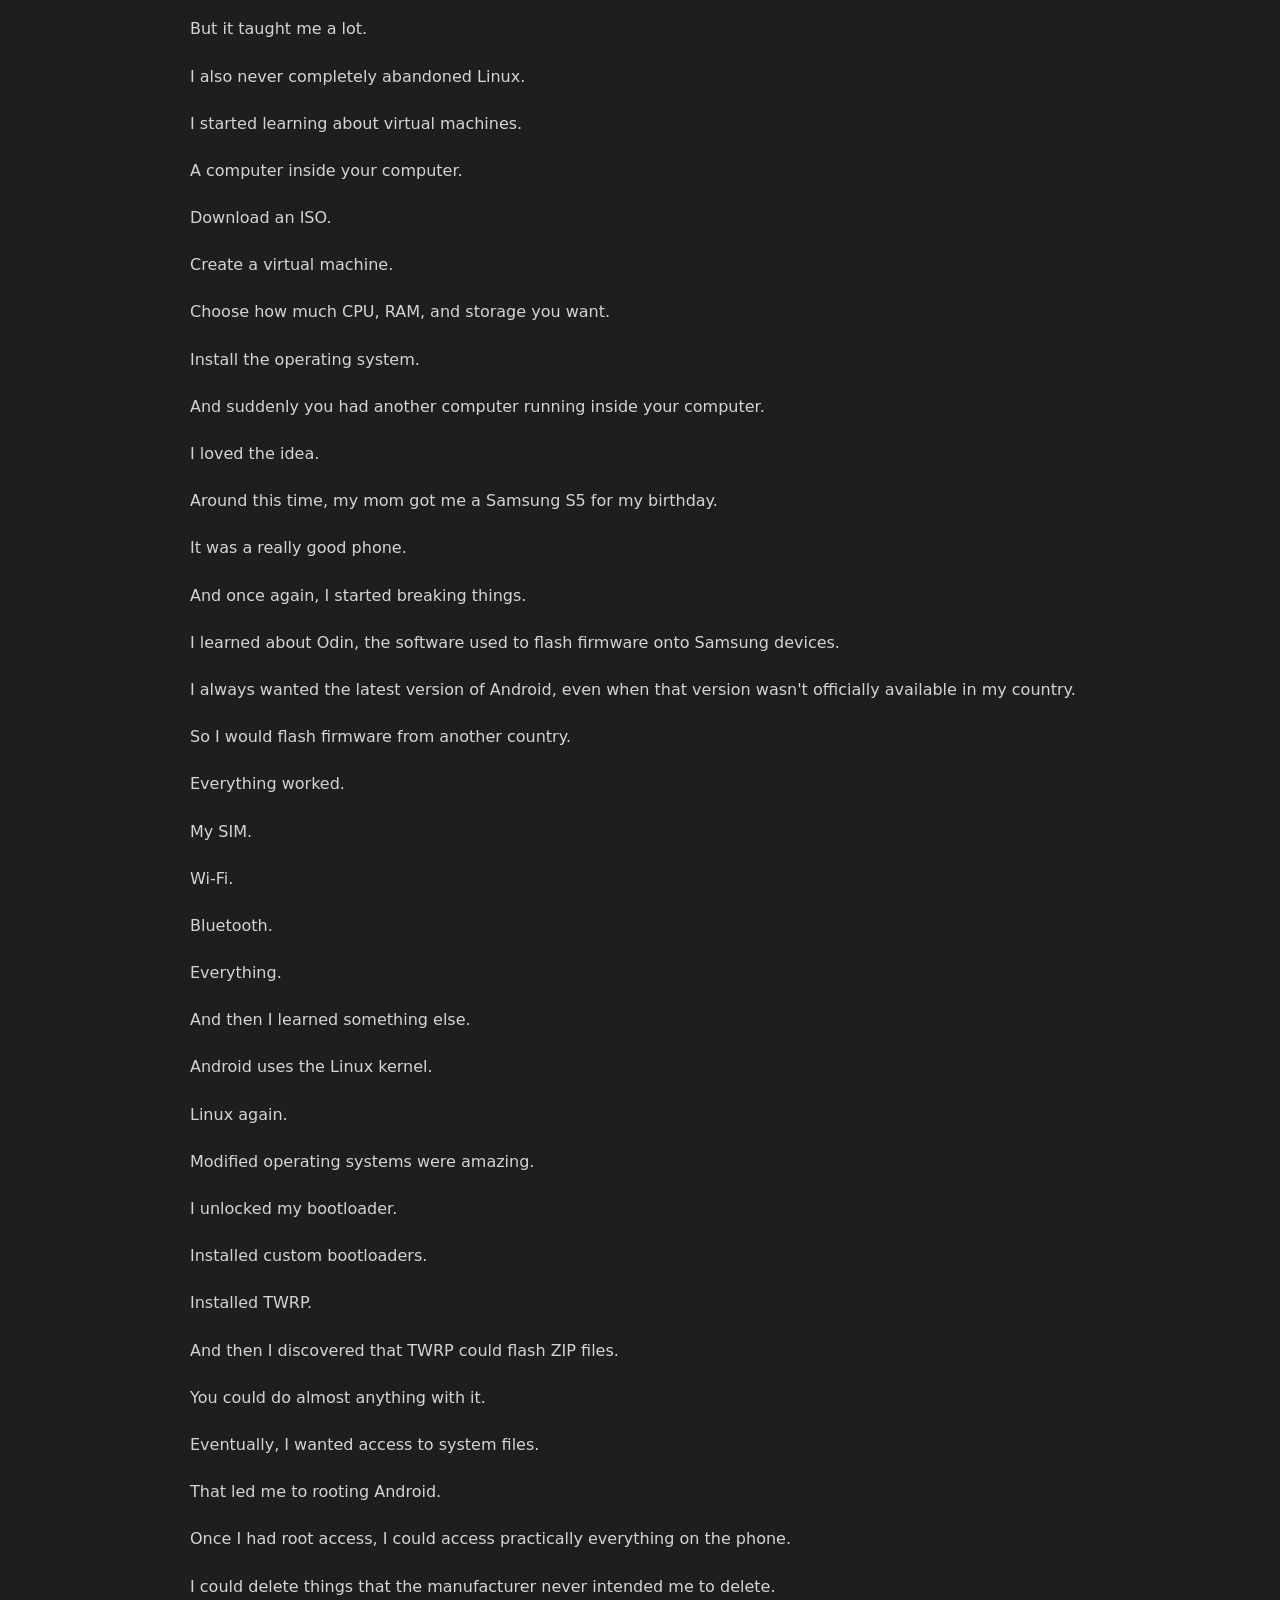
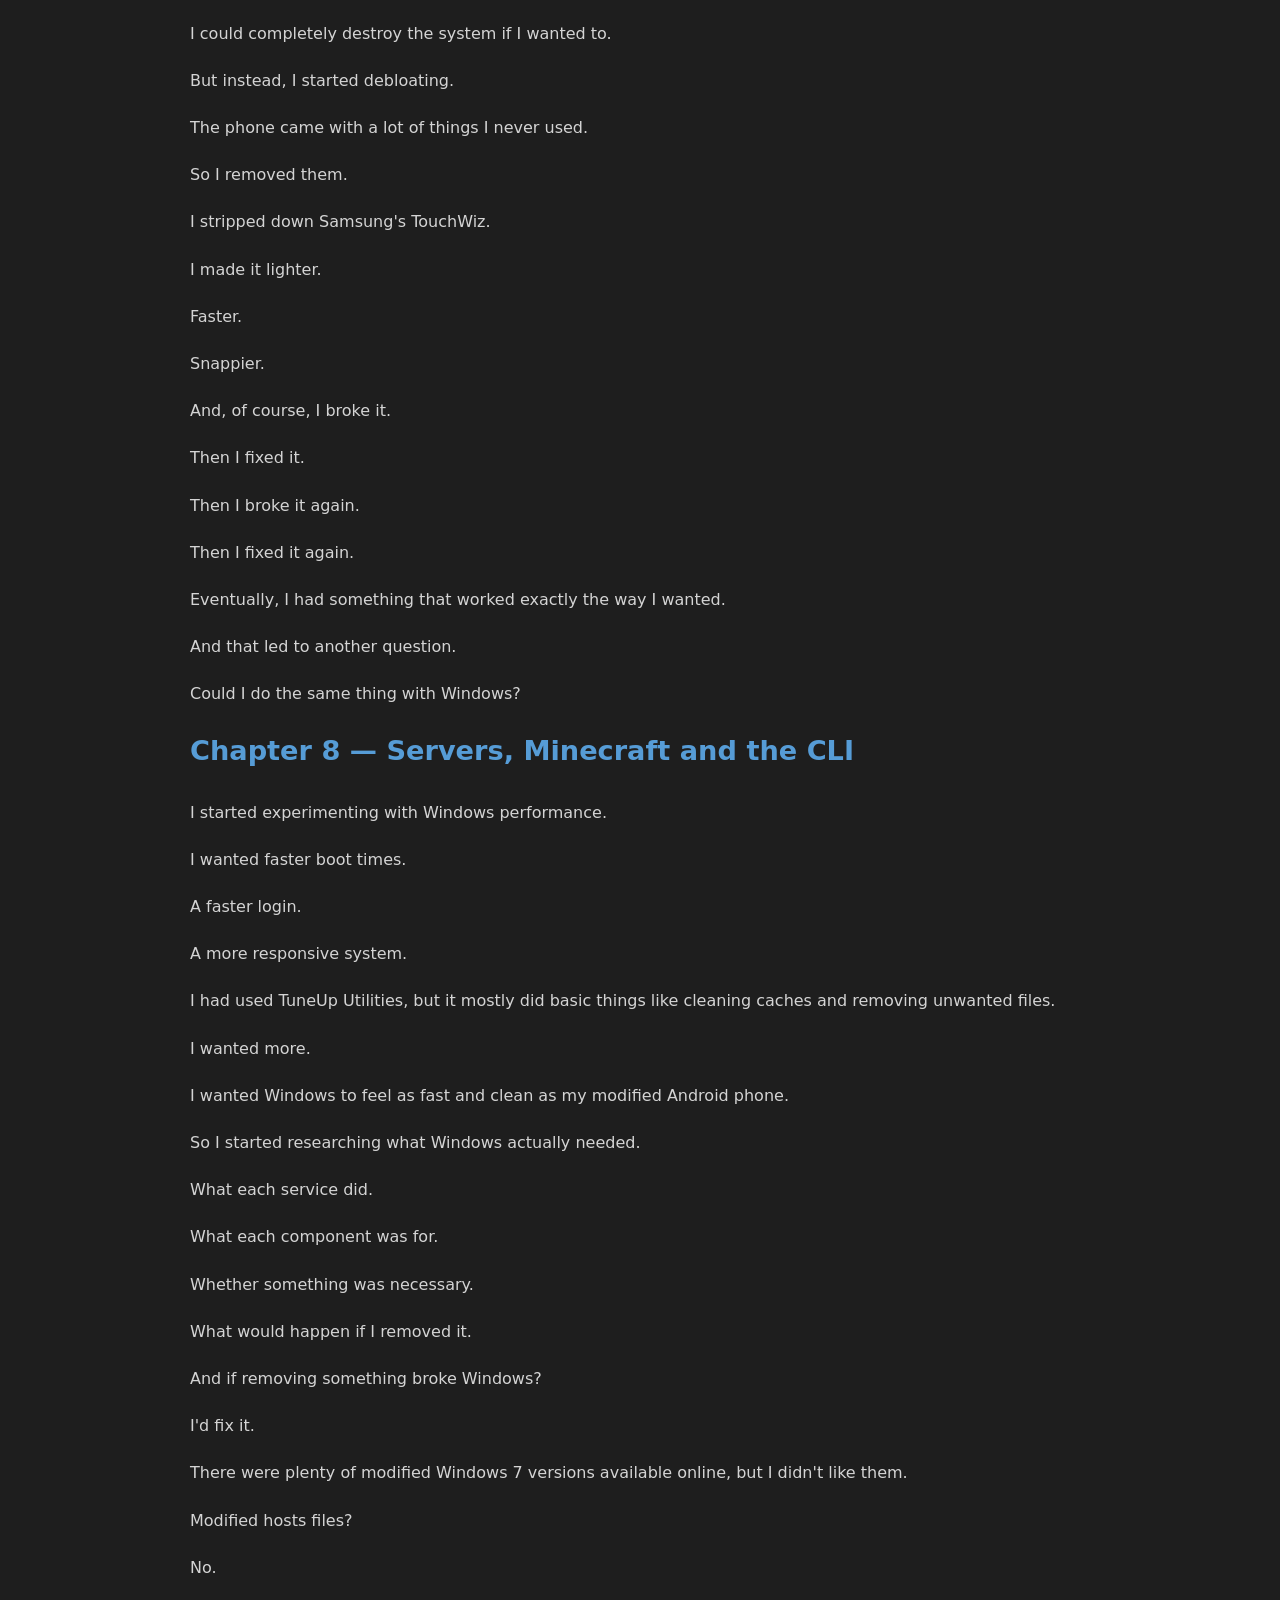
<file: story-en.html>
<!doctype html>
<html lang="en">
  <head>
    <meta charset="UTF-8" />
    <meta name="viewport" content="width=device-width, initial-scale=1.0" />

    <title>The Full Story | Xavier Maquilón</title>

    <link rel="stylesheet" href="style.css" />
  </head>

  <body>
    <main class="container">
      <a href="index.html" class="back-link">← Back to homepage</a>
      <div style="text-align: right; margin-bottom: 45px">
        <a href="story-es.html" class="language-button"> Español </a>
      </div>
      <article class="story-language active" id="story-en" lang="en">
        <section class="intro">
          <h2>The Full Story</h2>

          <p>
            Hi, my name is Xavier Maquilón, and this is my journey through tech,
            from the first time I saw a computer to where I am today, September
            2026.
          </p>

          <p>
            One thing worth mentioning is that technology was not always easy to
            get here in Ecuador. A lot of the "new" technology available here
            was already three or four years old compared to what was available
            in the United States. That made things a little different, but it
            also made every new piece of technology feel special.
          </p>

          <p>This is going to be a long wall of text, so be advised.</p>
        </section>

        <section>
          <h2>Chapter 1 — The First Computer</h2>

          <p>
            The first time I saw a computer was when I saw my dad working with
            one.
          </p>

          <p>
            I think he was transcribing handwritten documents from manila
            folders into the PC and then printing them with a dot-matrix
            printer. I still remember connecting them with a parallel-port
            cable.
          </p>

          <p>
            I think it was an IBM PC. There was no graphical interface, just a
            black screen with what I remember as green text. It had a horizontal
            PC case with two switches and a floppy disk drive. That was it.
          </p>

          <p>
            I remember typing my name, my brother's name, and my parents' names
            into it over and over again. Everything I heard, I tried to type as
            much of it as I could.
          </p>

          <p>Then my dad printed about five pages of it.</p>

          <p>It was the best thing ever.</p>

          <p>
            I loved those cables, by the way. Even today, I'm still amazed by
            VGA cables. You could practically lift the monitor by the cable, or
            the motherboard and the PC case.
          </p>

          <p>
            I didn't know it at the time, but that little computer had already
            planted something in my head.
          </p>
        </section>

        <section>
          <h2>Chapter 2 — The Home PC</h2>

          <p>
            After that, I remember my mom buying a "home PC" for all of us to
            use. I think it was a Compaq.
          </p>

          <p>
            This time, it was the real deal: a vertical PC case, a floppy drive,
            a CD-ROM drive, and, of course, the monitor screen protector with
            those little hangers that you had to put into the holes on the
            monitor.
          </p>

          <p>This was when I really started playing around with computers.</p>

          <p>
            It ran Windows 98 and came with a bunch of pre-installed games. Most
            of them were demos, except for 3D Pinball: Space Cadet.
          </p>

          <p>I played that one a lot.</p>

          <p>
            There was also Doom, Wolfenstein 3D, and Duke Nukem 3D. The first
            three were demos, so I could only play the first level, but
            point-and-click games have always had a special place in my heart.
            Day of the Tentacle was one of those games I remember being there.
          </p>

          <p>
            I also had a blast drawing things in Paint. I think I enjoyed that
            even more than the demos.
          </p>

          <p>
            I remember drawing four default-sized squares with whatever I could
            think of inside them. Then I would use a program for printing
            photos, I think it was Lexmark software, put the four drawings into
            it, and print them.
          </p>

          <p>It came out looking like a comic strip.</p>

          <p>It was amazing.</p>

          <p>
            Windows itself was also incredibly approachable. As a kid, I could
            just mess around with it and discover things. I changed themes,
            played with screensavers, and my favorite one was "Mystery."
          </p>

          <p>Back then, computers didn't feel complicated.</p>

          <p>They felt like something you could explore.</p>
        </section>

        <section>
          <h2>Chapter 3 — The Golden Age of Technology</h2>

          <p>The year was 2000.</p>

          <p>
            Ecuador was going through a huge economic crisis. Inflation was
            through the roof, and I was almost ten years old. I didn't really
            understand what was happening.
          </p>

          <p>
            I remember trying to buy an ice cream that cost about 1,000 Sucres.
            That was already cheap, but the old man selling it told me it was no
            longer 1,000 Sucres.
          </p>

          <p>It was 25,000.</p>

          <p>I remember thinking, "What?"</p>

          <p>I didn't understand it at all.</p>

          <p>
            Later, my parents explained what was happening. Ecuador changed its
            currency to the American Dollar. Desperate times called for
            desperate measures.
          </p>

          <p>
            The transition affected everything, including technology. Price
            tags, imports, availability, and just about everything else took
            time to settle down.
          </p>

          <p>
            Eventually, things became more stable, and I started enjoying
            technology again.
          </p>

          <p>And then came what I consider the golden age of technology.</p>

          <p>The 2000s.</p>

          <p>At least, it was a golden age for me.</p>

          <p>
            Everything looked amazing. Technology was becoming portable,
            colorful, transparent, and sometimes even see-through. Computers,
            phones, gadgets, cases, accessories, everything seemed to have its
            own personality.
          </p>

          <p>
            There was a small office across the park that I used to visit with
            my friends and neighbors. They would throw away boxes full of old
            technology.
          </p>

          <p>Floppy disks.</p>
          <p>CDs.</p>
          <p>Hard drives.</p>
          <p>RAM.</p>
          <p>Drives.</p>
          <p>All kinds of things.</p>

          <p>
            My brother and one of his friends asked the people at the office if
            they could take the boxes they were throwing away.
          </p>

          <p>
            They said yes, but with one condition: if something broke our
            computer, it wasn't their fault.
          </p>

          <p>My brother basically said, "Yeah, yeah, sure."</p>

          <p>And that was the beginning of my journey into IT.</p>

          <p>
            Most of the stuff was broken, to be honest. But some of it wasn't.
          </p>

          <p>It was basically a 50/50 gamble.</p>

          <p>
            We got free RAM upgrades, hard drives, floppy drives, CD-ROM drives,
            and all kinds of other hardware.
          </p>

          <p>Why were they throwing all of it away?</p>

          <p>
            The hard drives were often full of malware. The floppy and CD-ROM
            drives were frequently stuck.
          </p>

          <p>
            I remember seeing my brother and his friend trying to open the
            drives and remove dirt from them. Sometimes we would even find
            toothpicks inside.
          </p>

          <p>And then we discovered something that felt like magic.</p>

          <p>There was a tiny hole on the front of the CD-ROM drive.</p>

          <p>You could put a paper clip into it and manually eject the tray.</p>

          <p>"Wait, what?"</p>

          <p>
            That was another little piece of technology that suddenly made
            sense.
          </p>

          <p>
            My brother and his friend also removed viruses from the used hard
            drives. That's where I learned how antivirus software worked.
          </p>

          <p>
            At the time, Symantec Norton and Panda Security were among the
            antivirus products we could actually get here.
          </p>

          <p>Then we found something even better.</p>

          <p>Windows XP upgrade CDs.</p>

          <p>Sealed.</p>

          <p>New.</p>

          <p>There were around ten of them.</p>

          <p>We asked the office if they really didn't need them.</p>

          <p>They said, "No, our computers are fine."</p>

          <p>So we upgraded our Windows 98 computers to Windows XP for free.</p>

          <p>There was also a Windows XP Home CD.</p>

          <p>
            That's where I learned how to install Windows and format hard
            drives.
          </p>

          <p>
            Back then, partitioning a hard drive wasn't something you just
            clicked through in a friendly graphical interface. You had to
            calculate sizes, type things in, and if you wanted partitions, you
            needed a calculator and some patience.
          </p>

          <p>I loved it.</p>

          <p>
            After that, I started building computers from the used parts that
            were being thrown away.
          </p>

          <p>Or, at the very least, I tested every single component.</p>

          <p>
            If something was broken, I tagged it as broken with one of those
            little orange sticker labels.
          </p>

          <p>
            My brother and I turned our computer into a Frankenstein's monster.
          </p>

          <p>RAM slots?</p>
          <p>Full.</p>

          <p>Hard drives?</p>
          <p>Four of them.</p>

          <p>IDE cables?</p>
          <p>Master and slave.</p>

          <p>Floppy drives?</p>
          <p>Of course.</p>

          <p>CD-ROM drives?</p>
          <p>Absolutely.</p>

          <p>It wasn't a powerful computer. It was still just a home PC.</p>

          <p>
            But we had transformed our basic home PC into what I would call a
            "basic home PC deluxe."
          </p>

          <p>And it was awesome.</p>
        </section>

        <section>
          <h2>Chapter 4 — Becoming "The Computer Guy"</h2>

          <p>
            Around this time, my mom bought me a Nokia 3100 as my first phone.
          </p>

          <p>I was around 14 or 15.</p>

          <p>
            It was a basic Nokia phone, but later my friend Nelson gave me a
            cable that could connect the phone to a computer and transfer
            photos, videos, and other files.
          </p>

          <p>That felt incredible.</p>

          <p>
            I started learning about Symbian and Series 40, and something
            clicked in my head.
          </p>

          <p>Every device has an operating system.</p>

          <p>Computers weren't the only things running software.</p>

          <p>Phones had operating systems too.</p>

          <p>
            At around the same time, home internet access was becoming more
            affordable. Internet access had already existed here for years, but
            it took a long time before regular homes could actually afford it.
          </p>

          <p>Cyber cafés were everywhere.</p>

          <p>We just called them "cybers."</p>

          <p>For about one dollar, you could use a computer for an hour.</p>

          <p>
            There was one cyber very close to my house, and that was where I
            learned a lot about networking.
          </p>

          <p>
            I would go there with friends to play Counter-Strike, Warcraft 3,
            Call of Duty, and other games.
          </p>

          <p>Those games also taught me something else.</p>

          <p>You could modify them.</p>

          <p>You could add custom maps, mods, files, and other things.</p>

          <p>
            Sometimes downloading something directly over the internet didn't
            work, so I created folders like "custom-maps" or "mods" and shared
            them across the LAN.
          </p>

          <p>
            My friends could open the shared folder from their computers and
            simply drag the files where they needed to go.
          </p>

          <p>Basic stuff.</p>

          <p>But it was networking.</p>

          <p>
            And I was learning it without even realizing that I was learning it.
          </p>

          <p>This was also when I started to "work."</p>

          <p>
            I put work in quotation marks because I was basically just "the guy
            who knows about computers."
          </p>

          <p>
            Maybe once or twice a week, I would help someone with their computer
            so I could make enough money to go to the movies with my friends or
            attend LAN parties on the weekends.
          </p>

          <p>It was some of the most fun I had.</p>

          <p>Some jobs were simply removing malware.</p>
          <p>Some were reinstalling Windows.</p>

          <p>
            Sometimes Windows wouldn't recognize an additional hard drive, so I
            would format it.
          </p>

          <p>Sometimes I replaced hardware.</p>

          <p>Sometimes I built computers.</p>

          <p>It was basically everything I already knew how to do.</p>

          <p>To me, it felt like solving a puzzle.</p>

          <p>Or playing with LEGO.</p>
        </section>

        <section>
          <h2>Chapter 5 — Learning Linux</h2>

          <p>My mom eventually bought us another computer.</p>

          <p>This time it came with Windows Vista and internet access.</p>

          <p>It was a good computer.</p>

          <p>And I loved Windows Vista.</p>

          <p>
            I know a lot of people hated Aero Glass, but I absolutely loved it.
          </p>

          <p>The transparency.</p>
          <p>The glass effects.</p>
          <p>The animations.</p>

          <p>It looked incredible to me.</p>

          <p>
            Windows XP had mostly been about changing the theme to something
            like the Zune Theme and leaving it there.
          </p>

          <p>Vista felt different.</p>

          <p>
            There were new places to explore, new settings, new things to
            customize.
          </p>

          <p>
            At this point, having a good computer and internet access changed
            everything.
          </p>

          <p>The fun times started becoming learning times.</p>

          <p>
            And the best part was that I was learning while still playing games
            with my friends online.
          </p>

          <p>Unfortunately, the cyber cafés were slowly dying.</p>

          <p>
            Home internet had become affordable enough that people didn't need
            to go to them as often.
          </p>

          <p>That made me sad.</p>

          <p>
            Then, around 2009 or 2010, I went to a presentation about "open
            software" at a college.
          </p>

          <p>They gave us an Ubuntu DVD.</p>

          <p>
            I went straight home, created a partition just in case, and
            installed Ubuntu.
          </p>

          <p>It was surprisingly easy.</p>

          <p>
            For the first time, I noticed that software updates and packages
            were coming from a domain ending in .ec.
          </p>

          <p>It was from my own country.</p>

          <p>That was fascinating.</p>

          <p>It made me wonder what else I could do with Ubuntu.</p>

          <p>That's when I started learning about Linux.</p>

          <p>
            I learned that Ubuntu was just a distribution, or "flavor," of
            Linux.
          </p>

          <p>I really liked it.</p>

          <p>The layout.</p>
          <p>The icons.</p>
          <p>The sounds.</p>
          <p>The cursors.</p>

          <p>Everything felt soft and calm.</p>

          <p>
            But when I wanted to play games, I simply booted back into my
            Windows Vista partition.
          </p>

          <p>Linux wasn't ready for all the games I wanted to play.</p>

          <p>
            Wine was already pretty good, and some games had native Linux
            support, but not everything worked.
          </p>

          <p>
            Eventually, I switched back to Windows after getting a copy of
            Windows 7.
          </p>

          <p>And for a while, I forgot about Linux.</p>
        </section>

        <section>
          <h2>Chapter 6 — Game Servers and Networking</h2>

          <p>Windows 7 became my favorite version of Windows.</p>

          <p>
            This was also when I started learning about almost everything
            related to technology.
          </p>

          <p>
            My friends and I wanted to play games online, but there was a
            problem.
          </p>

          <p>The routing between Ecuador and the United States was terrible.</p>

          <p>We were playing with around 200 ms of latency.</p>

          <p>So I started looking for a solution.</p>

          <p>
            I learned that some games came with dedicated server tools through
            Steam.
          </p>

          <p>That opened an entirely new world.</p>

          <p>I learned how to create dedicated servers.</p>

          <p>I learned about map rotations.</p>
          <p>Configuration files.</p>
          <p>Round timers.</p>
          <p>Bomb timers in Counter-Strike.</p>
          <p>How many rounds we were going to play.</p>
          <p>Server settings.</p>
          <p>Everything.</p>

          <p>But then came the obvious question.</p>

          <p>How were my friends going to connect to the server?</p>

          <p>VPNs.</p>

          <p>God bless VPNs.</p>

          <p>
            I was fascinated by anything virtual, and VPNs were no exception.
          </p>

          <p>We started using Hamachi from LogMeIn.</p>

          <p>It worked like a charm.</p>

          <p>
            Suddenly, we were effectively playing a LAN game over the internet
            with around 20 ms instead of 200 ms.
          </p>

          <p>
            Every time we wanted to play another game, I started learning about
            how its dedicated server worked.
          </p>

          <p>I would download the SDK if the game needed one.</p>
          <p>Read the Wiki.</p>
          <p>Find the configuration files.</p>
          <p>Figure out where they went.</p>
          <p>Figure out what I needed to create.</p>

          <p>
            Did the game create the folders automatically the first time it
            started?
          </p>

          <p>Or did I need to create them myself?</p>

          <p>I didn't know.</p>

          <p>So I searched.</p>

          <p>And learned.</p>

          <p>This was also when I really became "the computer guy."</p>

          <p>Friends' parents started calling me.</p>
          <p>Friends of friends started calling me.</p>
          <p>People at work.</p>
          <p>People at home.</p>

          <p>
            Someone had a computer problem, and somehow they knew that I could
            probably fix it.
          </p>

          <p>I just knew stuff.</p>

          <p>And if I didn't know something, how hard could it be?</p>

          <p>Did it have a Wiki?</p>

          <p>I could read.</p>

          <p>Was there a workaround?</p>

          <p>I could search for it.</p>

          <p>Drivers?</p>
          <p>Easy.</p>

          <p>Maintenance?</p>
          <p>Just a lot of dust.</p>

          <p>Building a computer from scratch?</p>

          <p>I had been doing that since I was a kid.</p>

          <p>It was like playing with LEGO, just more expensive.</p>

          <p>I didn't realize that this was becoming a real skill.</p>

          <p>I was just interested in computers.</p>

          <p>I wanted to know why things broke.</p>

          <p>How they broke.</p>

          <p>Whether something was actually broken.</p>

          <p>Or whether the computer was just being a computer.</p>

          <p>And yes, I still hate wireless printers.</p>
        </section>

        <section>
          <h2>Chapter 7 — Android, Rooting and Breaking Things</h2>

          <p>I skipped Windows 8.</p>

          <p>I don't think it was a very good operating system.</p>

          <p>The tiles just weren't for me.</p>

          <p>
            I kept learning through Windows 7, and every time I fixed something,
            I learned something new.
          </p>

          <p>One printer in particular gave me a massive headache.</p>

          <p>
            It kept trying to connect to the internet and automatically update
            its software.
          </p>

          <p>
            There was no obvious way to disable it, and the software was
            required.
          </p>

          <p>So I thought:</p>

          <p>Fine.</p>

          <p>I'll block its internet access.</p>

          <p>
            That's how I learned more about firewalls, TCP, UDP, and the hosts
            file.
          </p>

          <p>I hated that printer.</p>

          <p>But it taught me a lot.</p>

          <p>I also never completely abandoned Linux.</p>

          <p>I started learning about virtual machines.</p>

          <p>A computer inside your computer.</p>

          <p>Download an ISO.</p>

          <p>Create a virtual machine.</p>

          <p>Choose how much CPU, RAM, and storage you want.</p>

          <p>Install the operating system.</p>

          <p>
            And suddenly you had another computer running inside your computer.
          </p>

          <p>I loved the idea.</p>

          <p>Around this time, my mom got me a Samsung S5 for my birthday.</p>

          <p>It was a really good phone.</p>

          <p>And once again, I started breaking things.</p>

          <p>
            I learned about Odin, the software used to flash firmware onto
            Samsung devices.
          </p>

          <p>
            I always wanted the latest version of Android, even when that
            version wasn't officially available in my country.
          </p>

          <p>So I would flash firmware from another country.</p>

          <p>Everything worked.</p>
          <p>My SIM.</p>
          <p>Wi-Fi.</p>
          <p>Bluetooth.</p>
          <p>Everything.</p>

          <p>And then I learned something else.</p>

          <p>Android uses the Linux kernel.</p>

          <p>Linux again.</p>

          <p>Modified operating systems were amazing.</p>

          <p>I unlocked my bootloader.</p>

          <p>Installed custom bootloaders.</p>

          <p>Installed TWRP.</p>

          <p>And then I discovered that TWRP could flash ZIP files.</p>

          <p>You could do almost anything with it.</p>

          <p>Eventually, I wanted access to system files.</p>

          <p>That led me to rooting Android.</p>

          <p>
            Once I had root access, I could access practically everything on the
            phone.
          </p>

          <p>
            I could delete things that the manufacturer never intended me to
            delete.
          </p>

          <p>I could completely destroy the system if I wanted to.</p>

          <p>But instead, I started debloating.</p>

          <p>The phone came with a lot of things I never used.</p>

          <p>So I removed them.</p>

          <p>I stripped down Samsung's TouchWiz.</p>

          <p>I made it lighter.</p>
          <p>Faster.</p>
          <p>Snappier.</p>

          <p>And, of course, I broke it.</p>

          <p>Then I fixed it.</p>

          <p>Then I broke it again.</p>

          <p>Then I fixed it again.</p>

          <p>
            Eventually, I had something that worked exactly the way I wanted.
          </p>

          <p>And that led to another question.</p>

          <p>Could I do the same thing with Windows?</p>
        </section>

        <section>
          <h2>Chapter 8 — Servers, Minecraft and the CLI</h2>

          <p>I started experimenting with Windows performance.</p>

          <p>I wanted faster boot times.</p>

          <p>A faster login.</p>

          <p>A more responsive system.</p>

          <p>
            I had used TuneUp Utilities, but it mostly did basic things like
            cleaning caches and removing unwanted files.
          </p>

          <p>I wanted more.</p>

          <p>
            I wanted Windows to feel as fast and clean as my modified Android
            phone.
          </p>

          <p>So I started researching what Windows actually needed.</p>

          <p>What each service did.</p>
          <p>What each component was for.</p>
          <p>Whether something was necessary.</p>
          <p>What would happen if I removed it.</p>

          <p>And if removing something broke Windows?</p>

          <p>I'd fix it.</p>

          <p>
            There were plenty of modified Windows 7 versions available online,
            but I didn't like them.
          </p>

          <p>Modified hosts files?</p>
          <p>No.</p>

          <p>Modified firewall settings?</p>
          <p>No.</p>

          <p>Modified registry settings?</p>
          <p>Not unless I knew exactly what they were doing.</p>

          <p>I wanted my own version.</p>

          <p>
            A clean Windows installation with only the things I actually needed.
          </p>

          <p>I removed programs I didn't use.</p>

          <p>Internet Explorer.</p>
          <p>Windows Media Player.</p>
          <p>Other components I had alternatives for.</p>

          <p>I used Firefox instead of Internet Explorer.</p>

          <p>VLC instead of Windows Media Player.</p>

          <p>Eventually, I had my own lightweight Windows 7 setup.</p>

          <p>It wasn't some ultimate version of Windows.</p>

          <p>It was simply Windows configured the way I wanted it.</p>

          <p>Then one day I logged into my computer and saw a notification:</p>

          <p>"Your PC is ready for your free upgrade."</p>

          <p>Windows 10.</p>

          <p>I upgraded almost immediately.</p>

          <p>
            People were complaining about it, and I didn't particularly love it
            at first either.
          </p>

          <p>It looked different.</p>

          <p>The corners were sharp.</p>

          <p>Everything was rectangles and squares.</p>

          <p>There was no Aero Glass.</p>

          <p>
            There were some transparency effects and animations, but the overall
            design was completely different.
          </p>

          <p>
            Microsoft had started using the word "apps" more often too, instead
            of simply calling everything programs.
          </p>

          <p>It was strange at first.</p>

          <p>But eventually, I got used to it.</p>

          <p>I continued modifying Windows.</p>

          <p>
            At the same time, I was using virtual machines to experiment with
            Linux.
          </p>

          <p>I tried Linux Mint.</p>
          <p>Fedora.</p>
          <p>Arch Linux.</p>

          <p>I learned about different package managers.</p>

          <p>apt.</p>
          <p>dnf.</p>
          <p>pacman.</p>

          <p>I liked Fedora.</p>

          <p>I loved Arch.</p>

          <p>Installing Arch from scratch was an experience in itself.</p>

          <p>It was basically everything I liked about operating systems.</p>

          <p>You build it yourself.</p>

          <p>You install exactly what you need.</p>

          <p>Nothing more.</p>

          <p>
            Linux Mint became my comfortable choice, but Arch was the one that
            really matched how I liked to configure things.
          </p>

          <p>Around this time, I also kept working with technology.</p>

          <p>Fixing computers.</p>
          <p>Building computers.</p>
          <p>Solving problems.</p>
          <p>Working with networking equipment.</p>

          <p>Switches.</p>
          <p>Routers.</p>

          <p>The problem was always the ISPs.</p>

          <p>
            Internet providers here often restrict access to router settings,
            which makes networking work much harder than it needs to be.
          </p>

          <p>Need port forwarding?</p>
          <p>Call the ISP.</p>

          <p>Need to change something with NAT?</p>
          <p>Call the ISP.</p>

          <p>Need UPnP?</p>
          <p>Call the ISP.</p>

          <p>
            You basically have to convince them to let you configure the
            connection you are paying for.
          </p>

          <p>But that's another story.</p>

          <p>Then my friends and I started playing Minecraft.</p>

          <p>We used the same VPN trick.</p>

          <p>Virtual LAN.</p>

          <p>It worked.</p>

          <p>But sometimes we wanted a real dedicated server.</p>

          <p>
            Sometimes I would leave my computer running overnight, but the game
            could eventually flag me as AFK or disconnect me to save resources.
          </p>

          <p>So I started searching for dedicated Minecraft servers.</p>

          <p>
            I found a forum where someone mentioned that you could run your own
            Minecraft server on a very old PC.
          </p>

          <p>Headless.</p>
          <p>No monitor.</p>
          <p>No GUI.</p>
          <p>Just a server.</p>

          <p>That sounded perfect.</p>

          <p>
            I took one of my old computers, an i5-4440 with 24 GB of DDR3 1333
            MHz RAM and a 2 TB hard drive.
          </p>

          <p>I downloaded a Debian ISO.</p>

          <p>Installed Debian.</p>

          <p>No graphical interface.</p>

          <p>Just SSH.</p>

          <p>I put the computer under my desk.</p>

          <p>
            And then I started installing everything I needed for Minecraft.
          </p>

          <p>
            I could have used tools that made the whole process easier, but I
            wanted to understand what was actually happening.
          </p>

          <p>So I went through the configuration files.</p>

          <p>I configured the server.</p>

          <p>I learned how to run it.</p>

          <p>I learned how my friends could connect.</p>

          <p>And I did it all from the command line.</p>

          <p>
            That was my first real taste of running a server for the sake of
            running a server.
          </p>
        </section>

        <section>
          <h2>Chapter 9 — Trying Programming</h2>

          <p>
            At one point, I was going to work on a project with a friend's dad.
          </p>

          <p>
            The plan was to build around 20 computers for CAD work and set up a
            small server where everyone could store and download their projects.
          </p>

          <p>We reviewed the budget.</p>

          <p>I talked with my friend about the parts.</p>

          <p>He was going to get everything.</p>

          <p>And then COVID happened.</p>

          <p>Everything stopped.</p>

          <p>We were locked inside our homes.</p>

          <p>I even got COVID twice.</p>

          <p>The first time was horrible.</p>

          <p>The second time wasn't nearly as bad.</p>

          <p>During that period, I tried to learn programming.</p>

          <p>It never really clicked with me.</p>

          <p>I learned the basics of HTML and CSS for building websites.</p>

          <p>I played around with JavaScript.</p>

          <p>I looked into Ruby on Rails.</p>

          <p>
            But eventually I realized that programming wasn't really where my
            interests were.
          </p>

          <p>I could understand it.</p>

          <p>I could make basic things.</p>

          <p>But it wasn't what made me excited about technology.</p>

          <p>So I went back to what I already knew.</p>

          <p>Systems.</p>
          <p>Computers.</p>
          <p>Troubleshooting.</p>

          <p>I continued earning money mostly by fixing computers remotely.</p>

          <p>Removing viruses.</p>
          <p>Installing drivers.</p>
          <p>Troubleshooting.</p>
          <p>Debloating Windows.</p>
          <p>Improving performance.</p>

          <p>Solving whatever problem someone had.</p>

          <p>It wasn't a formal IT career.</p>

          <p>But it was still IT work.</p>

          <p>And I kept learning.</p>
        </section>

        <section>
          <h2>Chapter 10 — Finding My Way Back to Systems</h2>

          <p>Eventually, Windows 11 arrived.</p>

          <p>I'm still using it today.</p>

          <p>The initial transition had a few hiccups, but nothing major.</p>

          <p>I started with a fresh installation.</p>

          <p>
            And, once again, I found myself staring at a Windows installation
            filled with things I didn't want.
          </p>

          <p>Preinstalled software.</p>
          <p>Background applications.</p>
          <p>AI features.</p>
          <p>Web searches integrated into the operating system.</p>
          <p>Things I didn't ask for.</p>

          <p>So I did what I always do.</p>

          <p>I debloated it.</p>
          <p>I broke it.</p>
          <p>I fixed it.</p>

          <p>I repeated the process until I was happy.</p>

          <p>
            Eventually, I had a Windows 11 installation with no unnecessary
            background applications, no AI features I didn't want, no web
            searching from the Start menu or taskbar, and basically just the
            computer.
          </p>

          <p>I still use Windows as my daily driver.</p>

          <p>But Linux never disappeared from my life.</p>

          <p>I currently have Fedora KDE installed on my laptop.</p>

          <p>It's a basic laptop.</p>

          <p>It's a little old.</p>

          <p>But it works.</p>

          <p>And that's one of the things I love about Linux.</p>

          <p>You don't necessarily need the newest hardware.</p>

          <p>
            You can take an old computer, install the right operating system,
            configure it the way you want, and it can still be useful.
          </p>

          <p>That philosophy has stayed with me for years.</p>
        </section>

        <section>
          <h2>Chapter 11 — Proxmox</h2>

          <p>
            Then, one day, I was cleaning up some old stuff that had been
            sitting around collecting dust.
          </p>

          <p>And I found the old PC that had once been my Minecraft server.</p>

          <p>The same machine.</p>
          <p>The i5-4440.</p>
          <p>The 24 GB of RAM.</p>
          <p>The 2 TB hard drive.</p>

          <p>I cleaned it.</p>
          <p>Removed all the dust.</p>
          <p>Applied fresh thermal paste.</p>
          <p>Booted it up.</p>

          <p>It worked.</p>

          <p>
            And instead of selling it or throwing it away, I started thinking
            about what else I could do with it.
          </p>

          <p>Then it hit me.</p>

          <p>Proxmox.</p>

          <p>I love Proxmox.</p>

          <p>
            It was one of the things that really pulled me deeper into
            virtualization.
          </p>

          <p>Proxmox VE is a hypervisor based on Debian.</p>

          <p>Of course it is based on Debian.</p>

          <p>All roads lead to Debian.</p>

          <p>I installed it.</p>

          <p>Started playing with it.</p>

          <p>And then started thinking about projects.</p>

          <p>The old Minecraft server didn't have to disappear.</p>

          <p>I could put it inside Proxmox.</p>

          <p>So I did.</p>

          <p>I moved it into a Linux Container.</p>

          <p>Now that old Minecraft server lives inside my homelab.</p>

          <p>Maybe forever.</p>

          <p>Or at least until that 2 TB hard drive finally gives up.</p>

          <p>
            And that's when the idea of a real homelab started becoming much
            more interesting.
          </p>

          <p>Snapshots.</p>
          <p>Templates.</p>
          <p>Virtual machines.</p>
          <p>Containers.</p>
          <p>Networking.</p>
          <p>Storage.</p>
          <p>Backups.</p>

          <p>There were suddenly so many things I could learn.</p>

          <p>The old computer wasn't just an old computer anymore.</p>

          <p>It was a lab.</p>
        </section>

        <section>
          <h2>Chapter 12 — Docker and the Homelab</h2>

          <p>After Proxmox, I started looking into Docker.</p>

          <p>Docker immediately made sense to me.</p>

          <p>
            Technically, you run applications inside isolated environments, and
            the best part is that if it works inside the container, it should
            work the same way somewhere else.
          </p>

          <p>That is exactly the kind of thing I like.</p>

          <p>"It just works."</p>

          <p>
            So I started building more things inside my Proxmox environment.
          </p>

          <p>I currently have four VMs.</p>

          <p>The first one is my Docker VM.</p>

          <p>It runs Docker, Portainer, and Uptime Kuma.</p>

          <p>The second one is my DNS server.</p>

          <p>
            It runs AdGuard Home, which I use for local DNS and blocking
            unwanted ads.
          </p>

          <p>The third one is my monitoring VM.</p>

          <p>It runs Prometheus and Grafana.</p>

          <p>And the fourth one is my Minecraft server.</p>

          <p>
            What started as an old computer under my desk became a small
            infrastructure environment.
          </p>

          <p>I'm learning virtualization.</p>
          <p>Linux.</p>
          <p>Docker.</p>
          <p>Networking.</p>
          <p>DNS.</p>
          <p>Monitoring.</p>
          <p>Containers.</p>
          <p>Services.</p>

          <p>
            And, more importantly, I'm learning how all of these things fit
            together.
          </p>

          <p>
            This is probably the closest I've ever been to having the kind of
            environment I used to read about.
          </p>

          <p>Not because it's huge.</p>

          <p>It's not.</p>

          <p>It's just a few virtual machines running on an old computer.</p>

          <p>But it's mine.</p>

          <p>And I built it myself.</p>
        </section>

        <section>
          <h2>Chapter 13 — Where I Am Today</h2>

          <p>And that brings me to today.</p>

          <p>September 2026.</p>

          <p>I'm 35 years old.</p>

          <p>I've been around computers for most of my life.</p>

          <p>From typing random words into my dad's old computer...</p>
          <p>To playing with Windows 98...</p>
          <p>To taking discarded hardware from an office...</p>
          <p>To turning a basic home PC into a Frankenstein's monster...</p>
          <p>To learning about networking through LAN games...</p>
          <p>
            To becoming the person everyone called when their computer broke...
          </p>
          <p>To learning Linux...</p>
          <p>To flashing Android firmware...</p>
          <p>To rooting phones...</p>
          <p>To breaking Windows and fixing it...</p>
          <p>To running game servers...</p>
          <p>To learning the command line...</p>
          <p>To running a headless Debian server...</p>
          <p>To discovering virtualization...</p>

          <p>
            And finally, to building my own homelab with Proxmox, Docker, DNS,
            monitoring, and containers.
          </p>

          <p>Looking back, it feels like a lot.</p>

          <p>But at the same time, it doesn't.</p>

          <p>
            Because I never really had a moment where I decided, "I'm going to
            learn IT."
          </p>

          <p>I just kept following whatever I was curious about.</p>

          <p>A broken computer led to hardware.</p>
          <p>Hardware led to operating systems.</p>
          <p>Operating systems led to Linux.</p>
          <p>Games led to networking.</p>
          <p>Networking led to servers.</p>
          <p>Servers led to the command line.</p>
          <p>Android led me back to Linux.</p>
          <p>Virtual machines led me to Proxmox.</p>
          <p>Proxmox led me to Docker.</p>

          <p>
            And now all of those things are coming together inside my homelab.
          </p>

          <p>I'm still learning.</p>

          <p>I don't consider myself an expert.</p>

          <p>There are still plenty of things I don't know.</p>

          <p>But I also know that I can figure things out.</p>

          <p>
            That's probably the most important thing technology has taught me.
          </p>

          <p>You don't need to know everything.</p>

          <p>You need to know how to learn.</p>
        </section>

        <section>
          <h2>Chapter 14 — AI and the Future</h2>

          <p>
            I haven't talked much about AI throughout this story, but it
            deserves its own chapter.
          </p>

          <p>I've watched AI evolve over the years.</p>

          <p>
            I remember when generating weird images and strange videos felt like
            a novelty.
          </p>

          <p>
            Now we're at a point where AI can generate software, images, videos,
            music, games, and all kinds of things that would have seemed
            impossible not that long ago.
          </p>

          <p>I think AI is an incredible tool.</p>

          <p>
            What I don't like is when people use it for absolutely everything.
          </p>

          <p>
            When people stop thinking for themselves and simply say, "I'll let
            AI choose for me," it feels strange.
          </p>

          <p>I don't want that.</p>

          <p>I want AI to help me save time.</p>

          <p>I want to understand what it gives me.</p>

          <p>I want to learn from it.</p>

          <p>
            And, yes, I'm literally using AI to turn this giant wall of text
            into a proper HTML page with CSS so I can put it on GitHub.
          </p>

          <p>It saves me a lot of typing.</p>

          <p>
            And honestly, that's exactly how I think technology should work.
          </p>

          <p>Use the tool.</p>
          <p>Understand the tool.</p>
          <p>Let it save you time.</p>

          <p>But don't let it replace your curiosity.</p>

          <p>Because curiosity is what got me here in the first place.</p>

          <p>I never planned this journey.</p>

          <p>I just kept asking questions.</p>

          <p>What is this?</p>
          <p>How does it work?</p>
          <p>Can I fix it?</p>
          <p>Can I make it faster?</p>
          <p>Can I modify it?</p>
          <p>What happens if I change this?</p>
          <p>What happens if I break it?</p>

          <p>And if I break it...</p>

          <p>Can I fix it?</p>

          <p>That's been my journey through technology.</p>

          <p>
            From that first computer I saw my dad using, to the homelab sitting
            in my home today.
          </p>

          <p>And I'm not done yet.</p>

          <p>It's September 2026.</p>

          <p>I'm 35 years old.</p>

          <p>And I will always love computers and technology.</p>
        </section>
      </article>
    </main>
  </body>
</html>
</file>
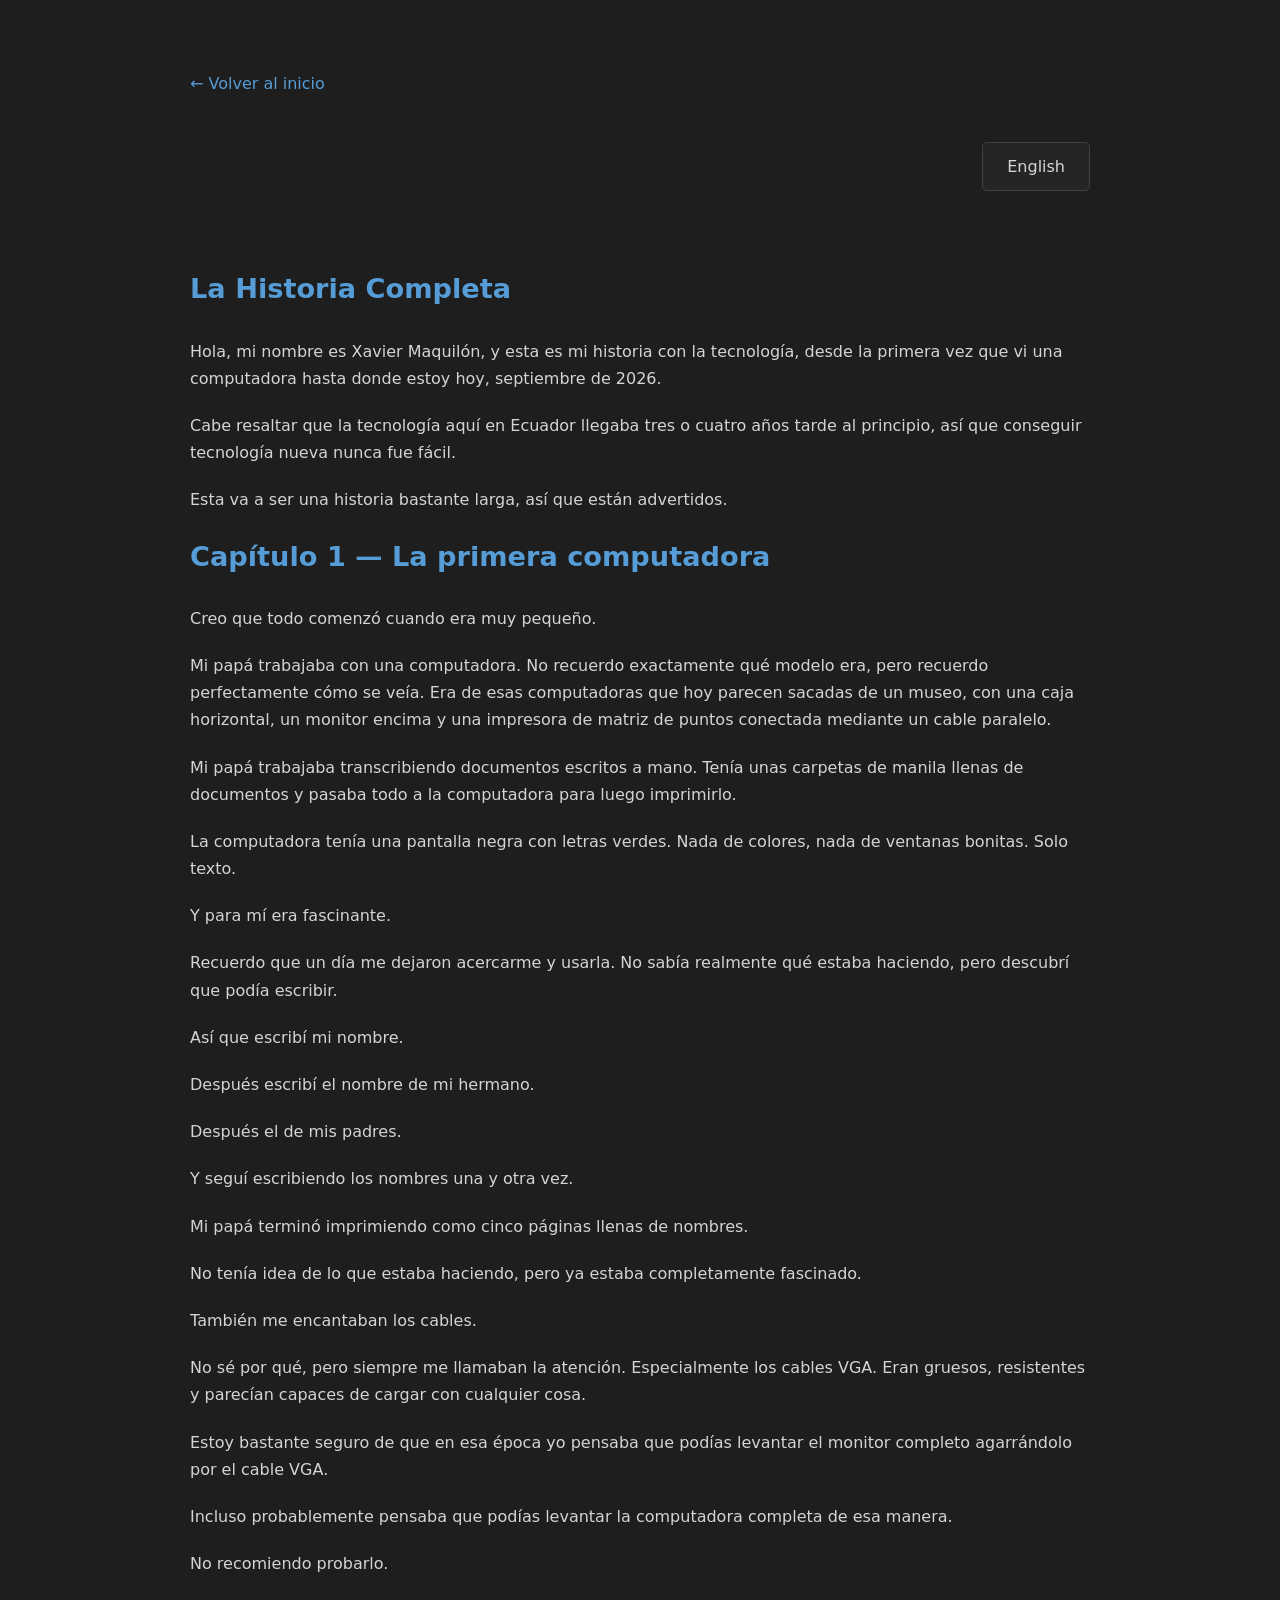
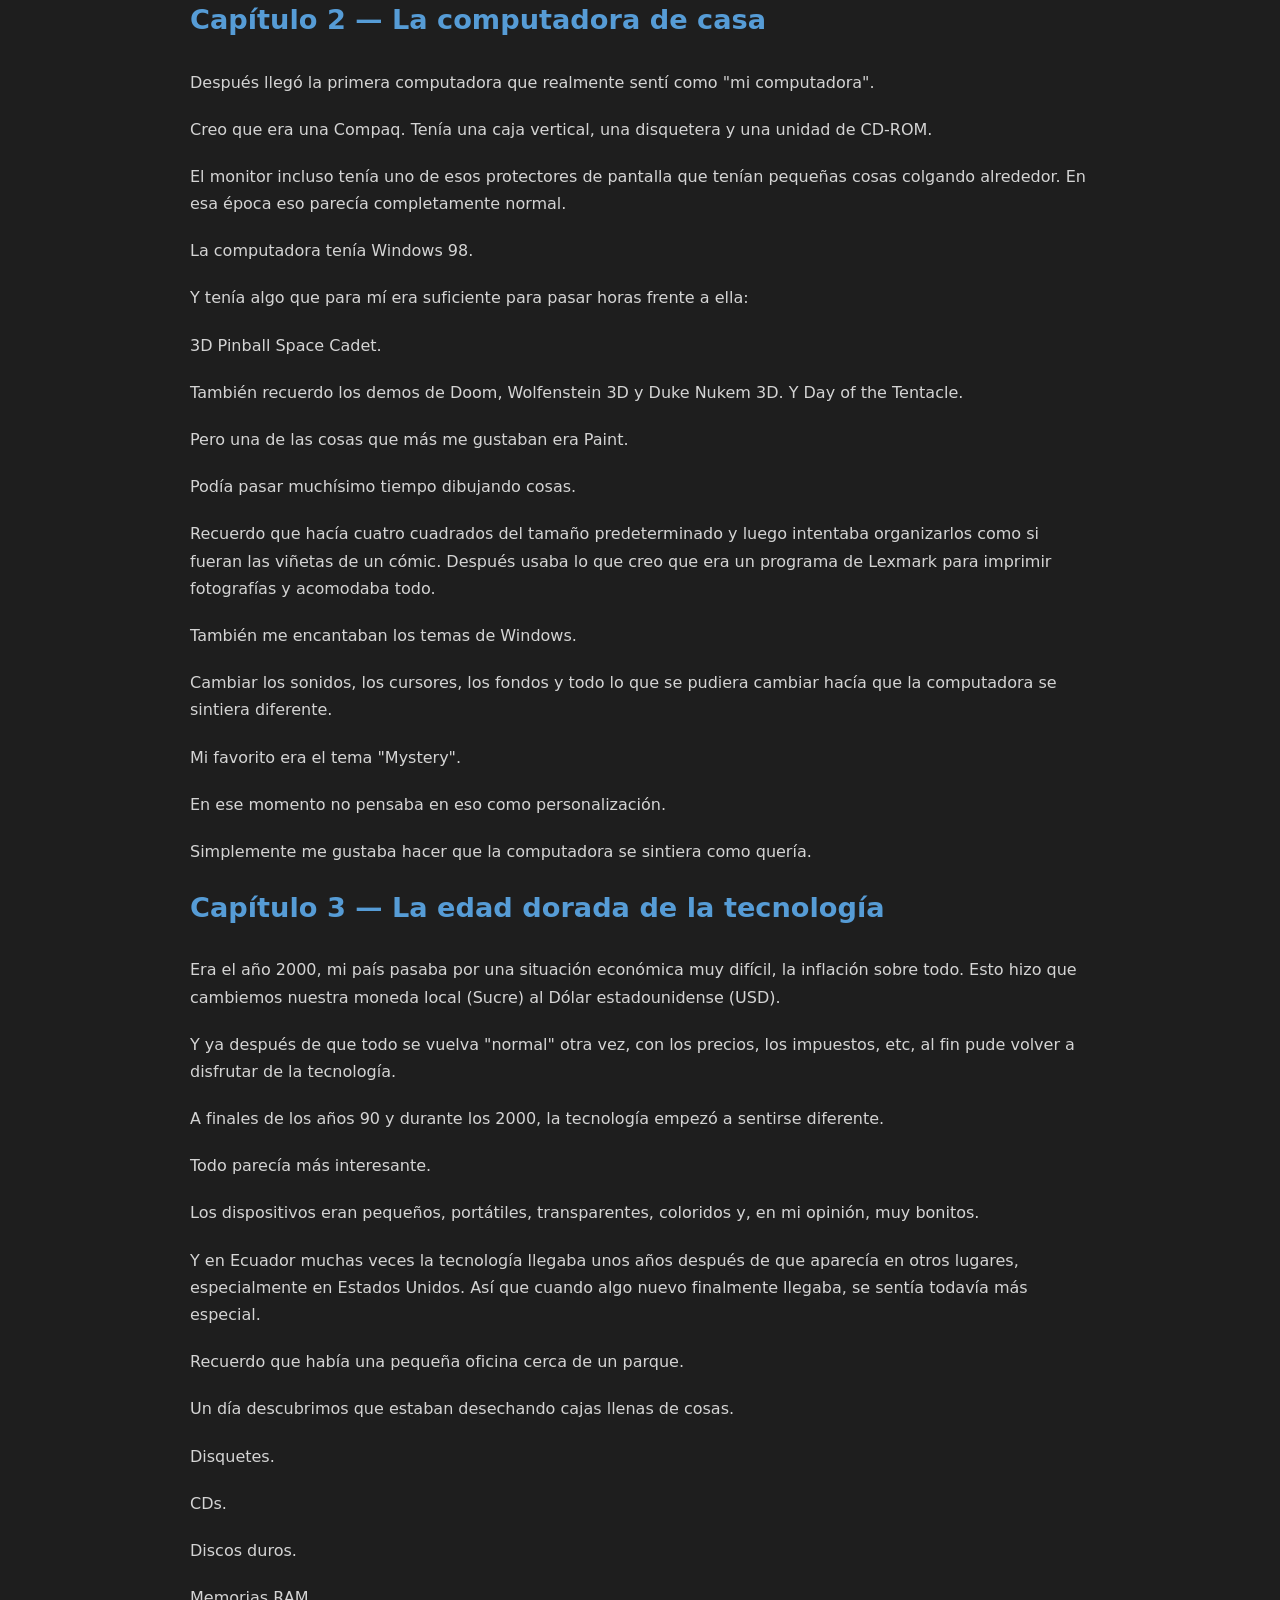
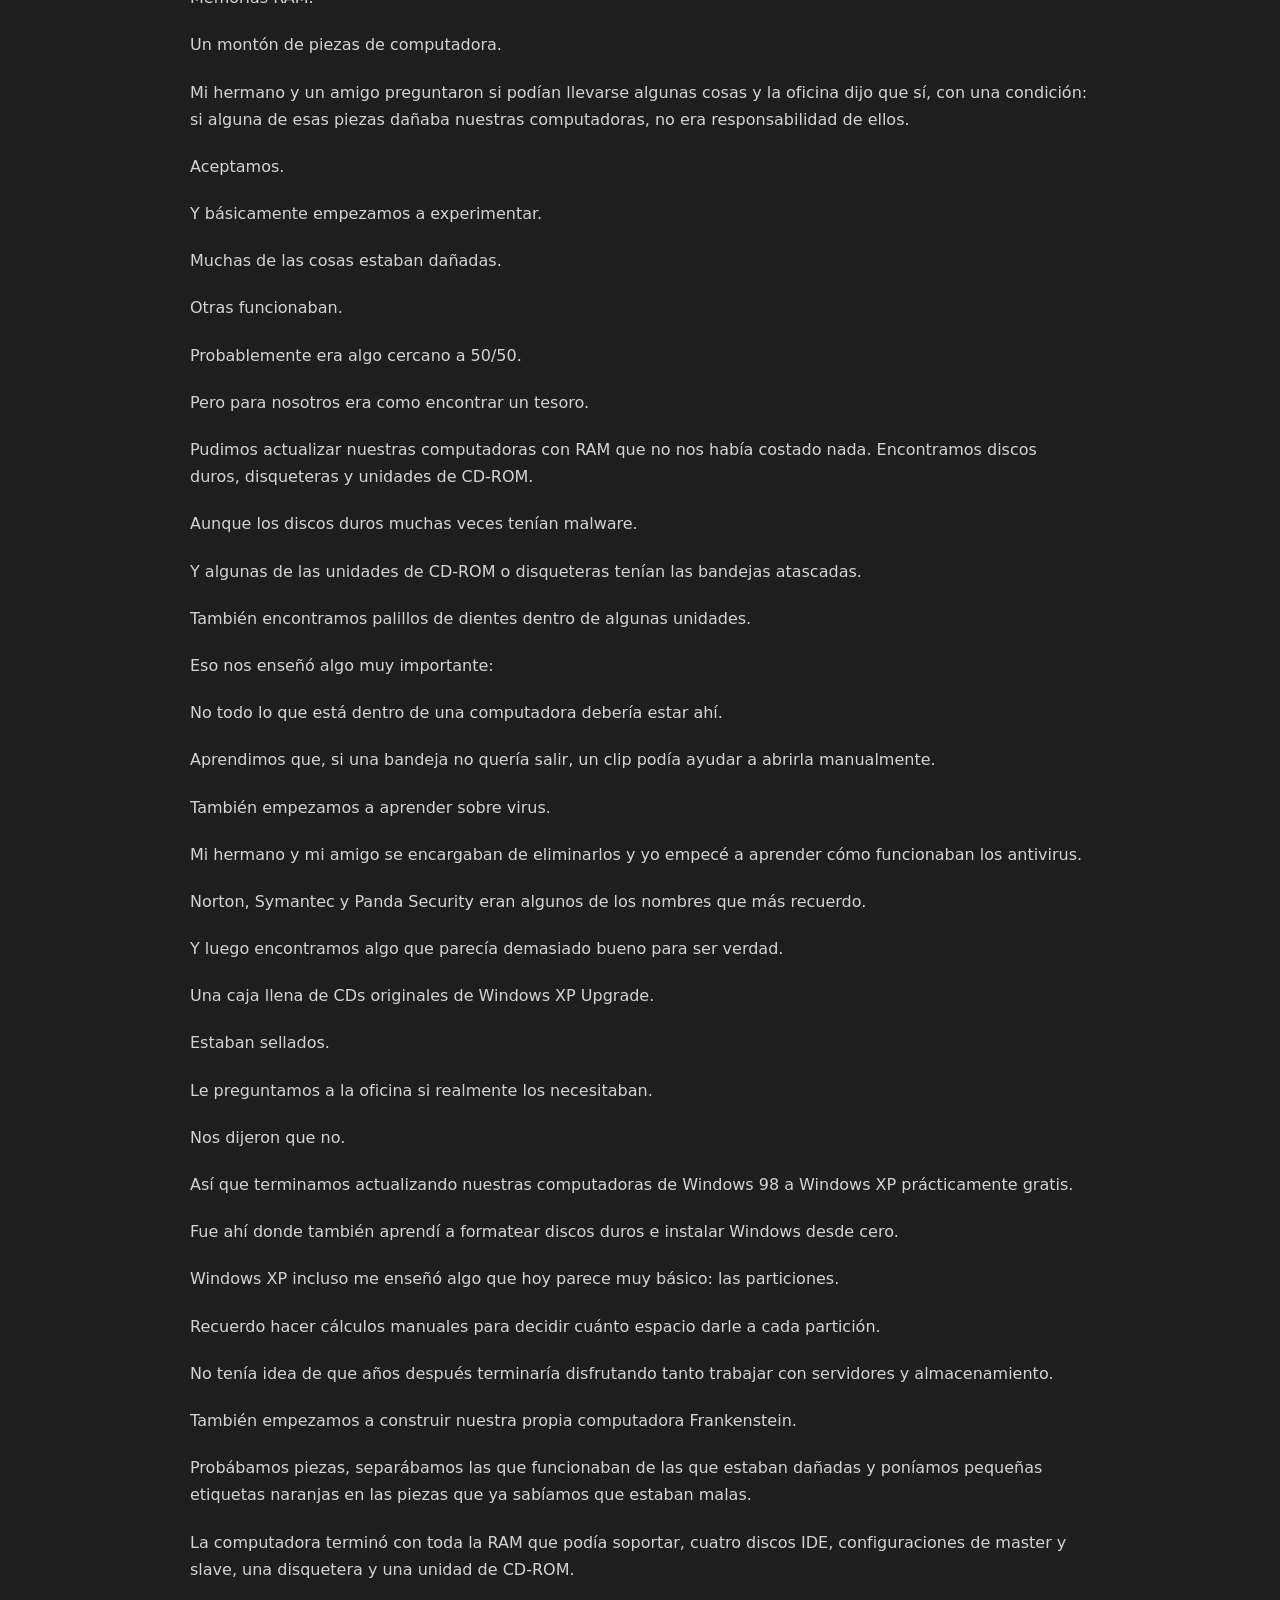
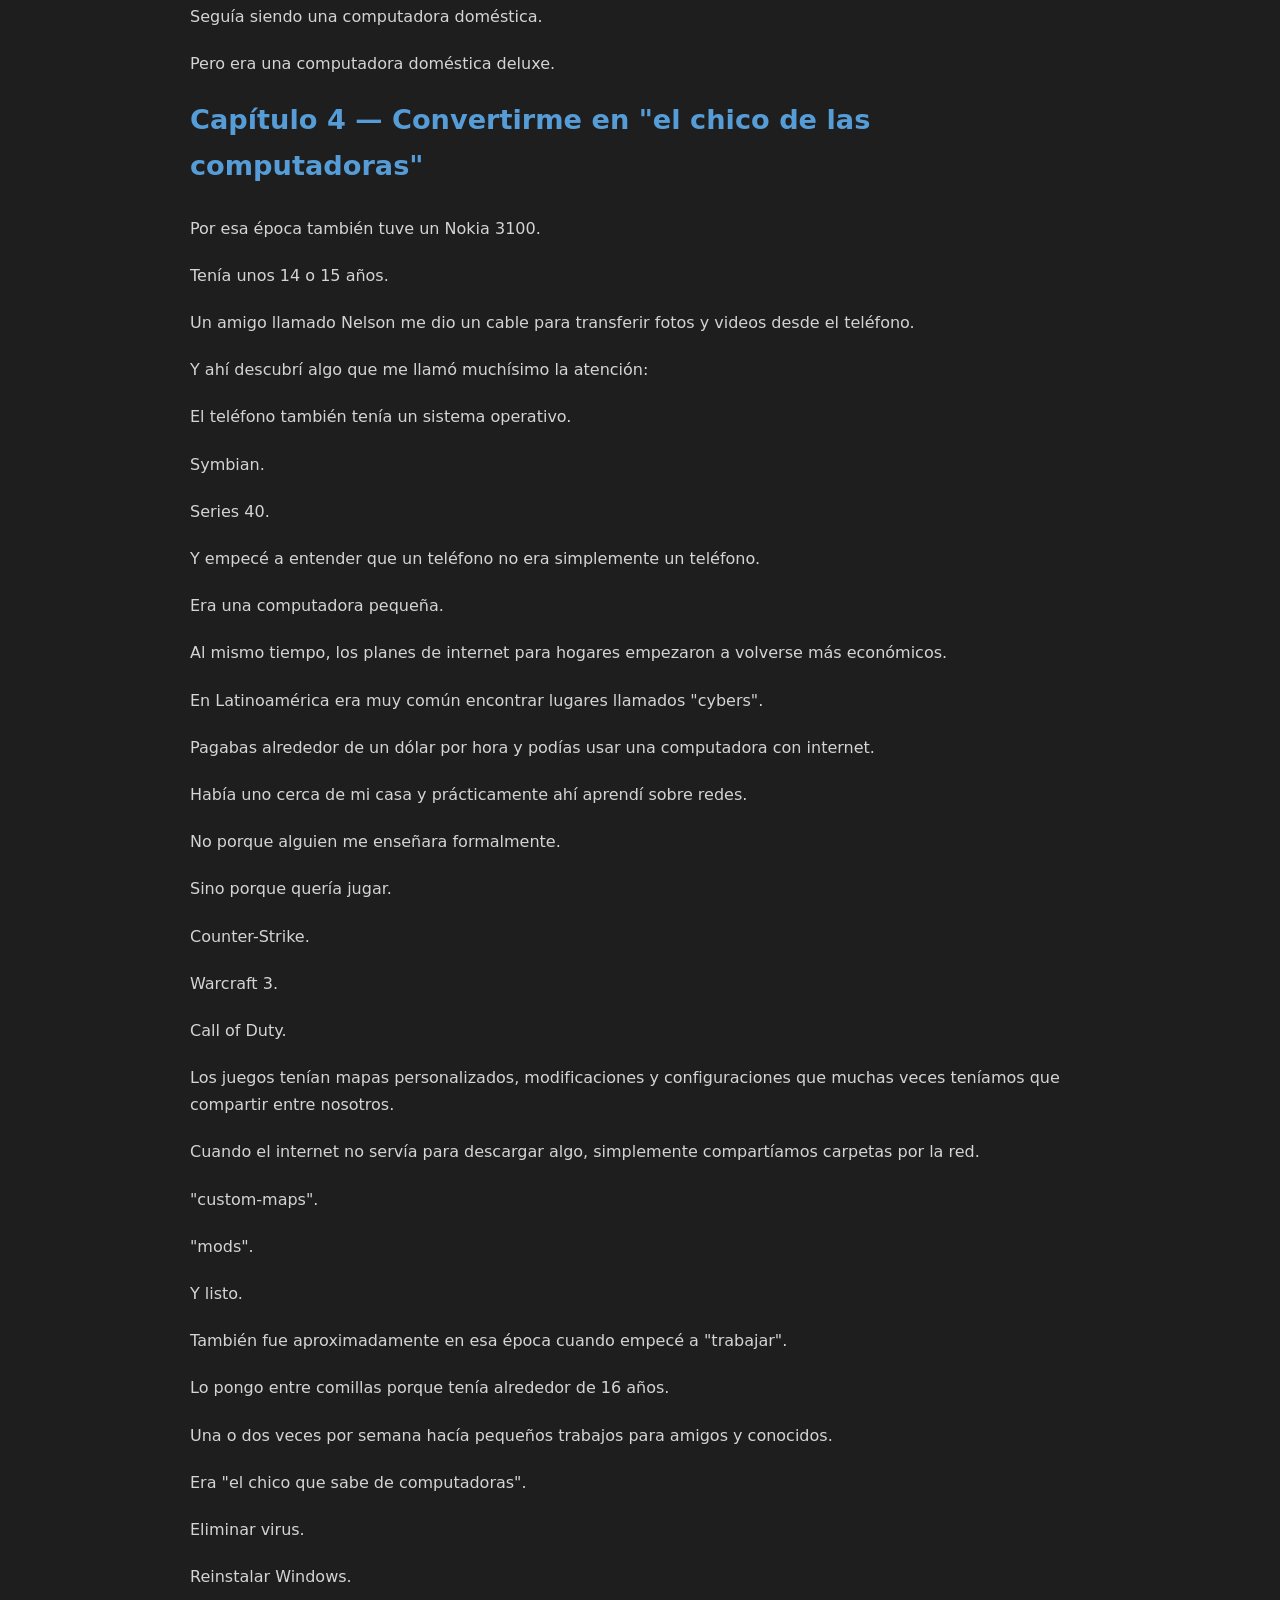
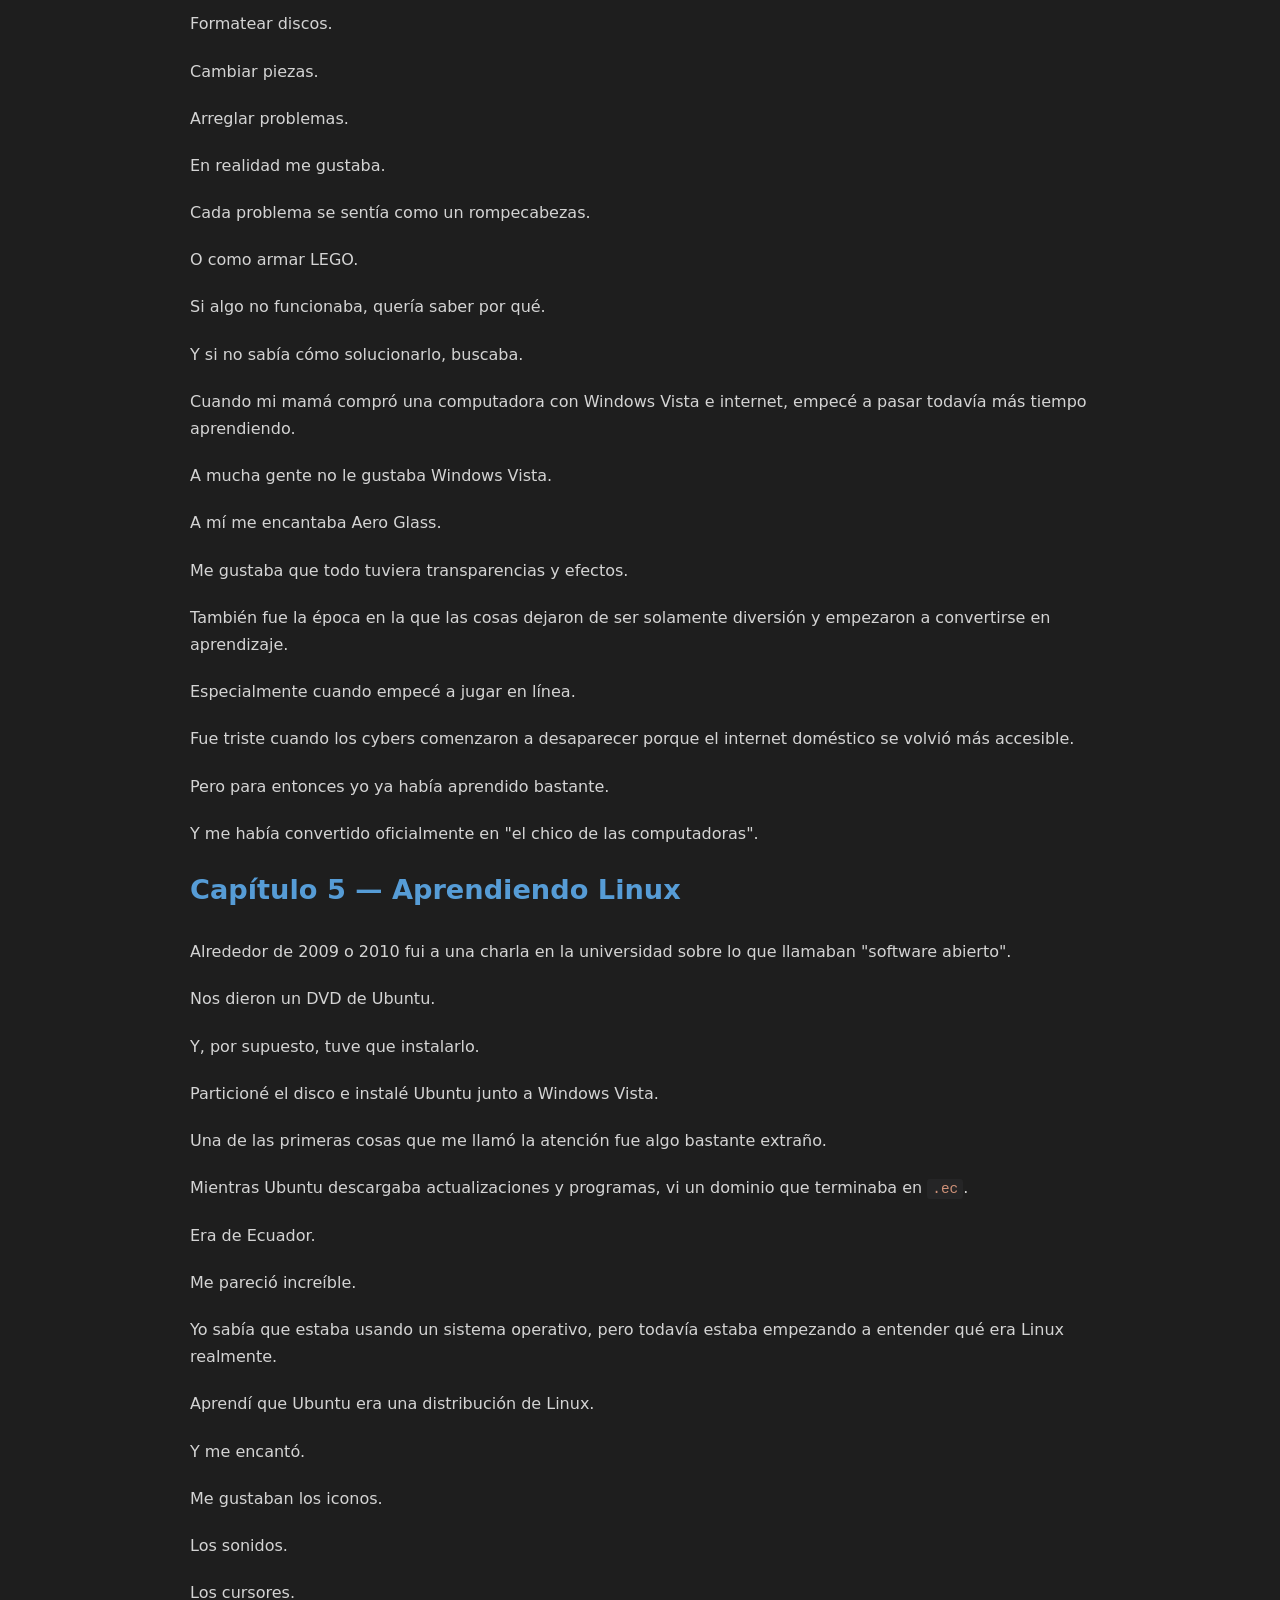
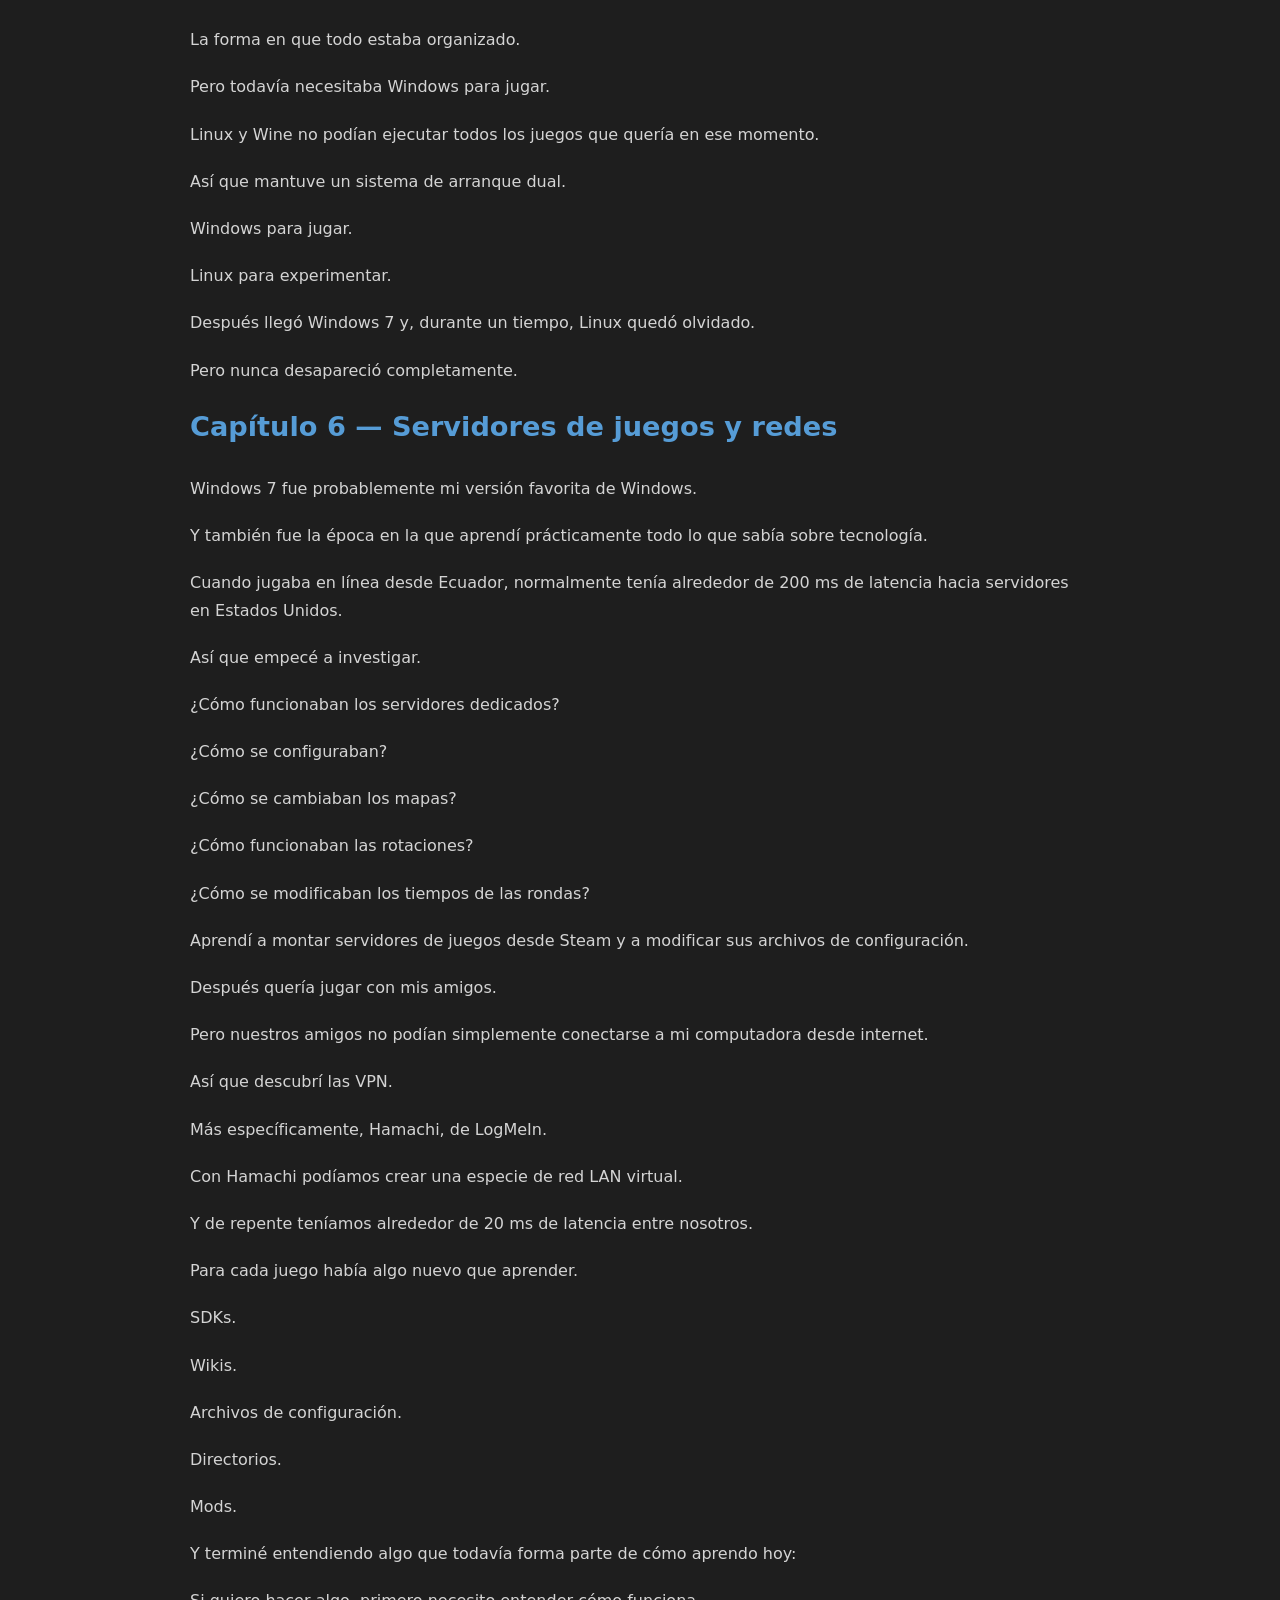
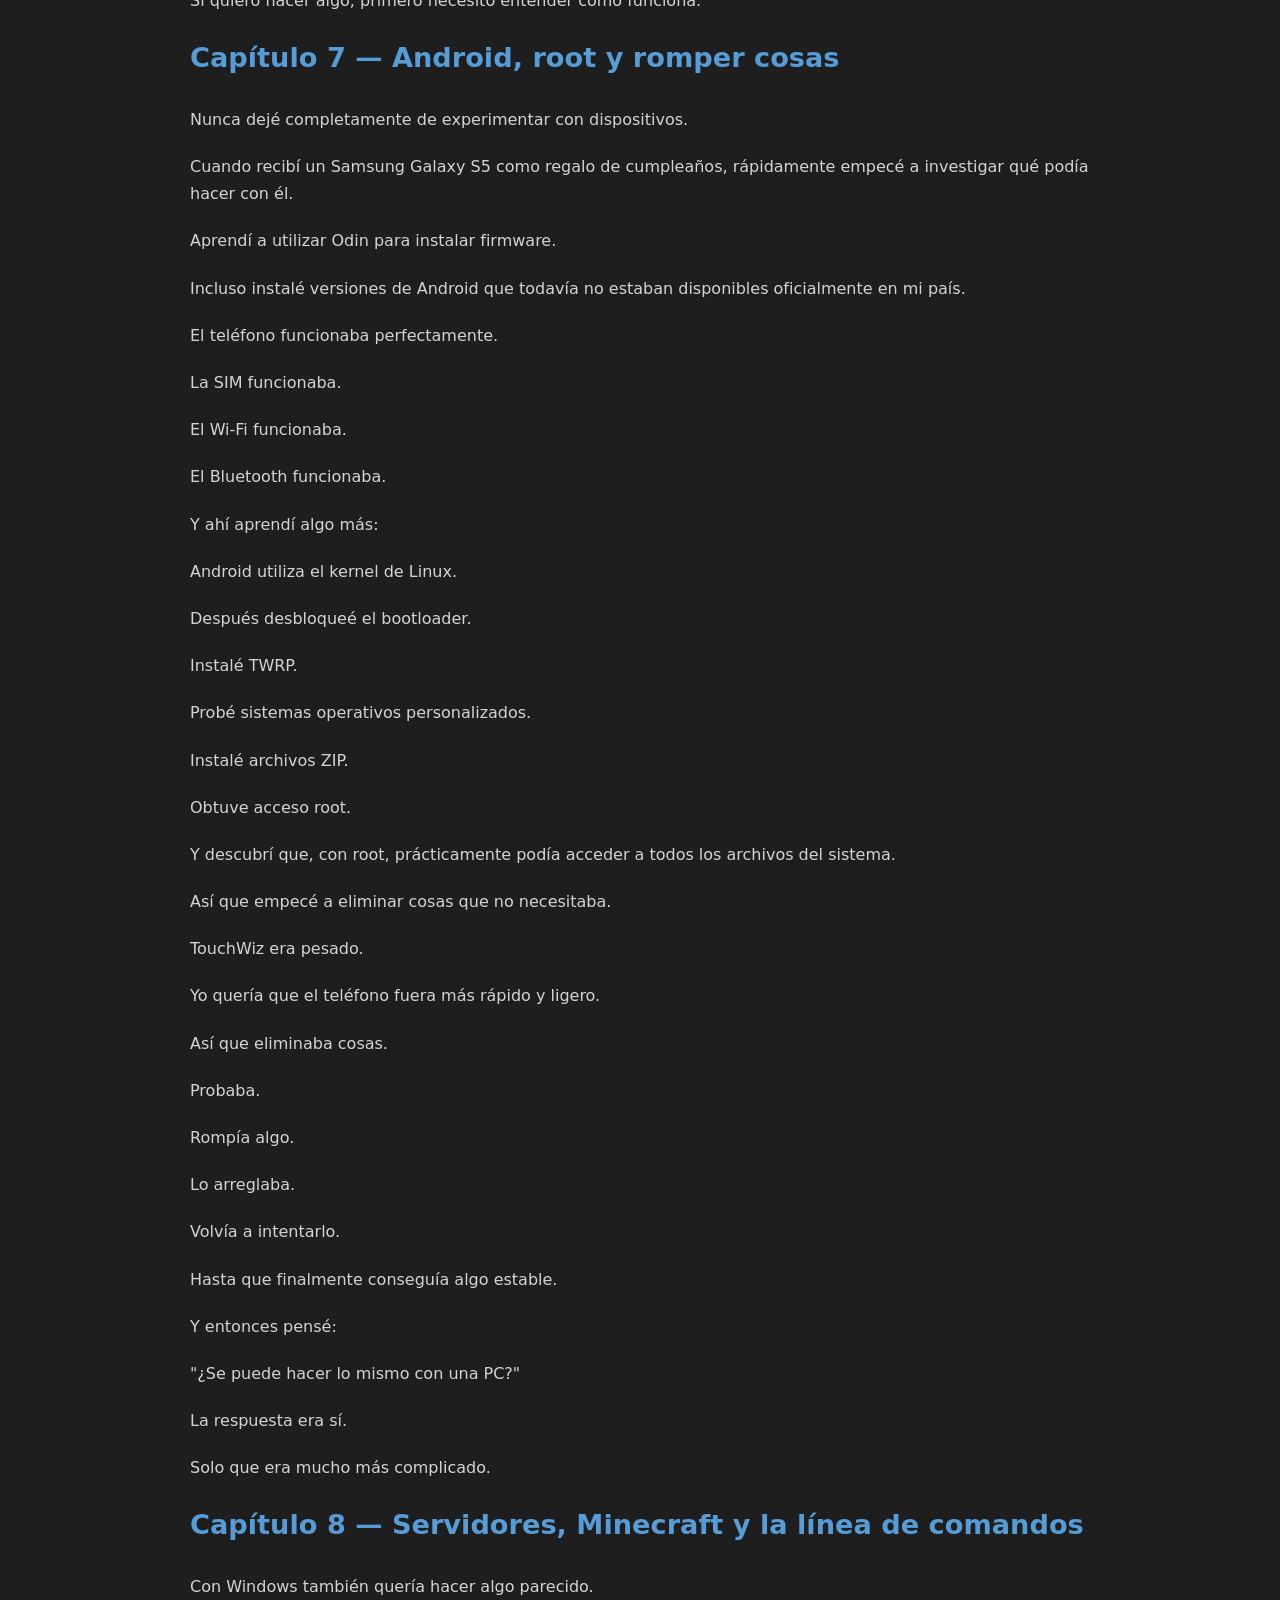
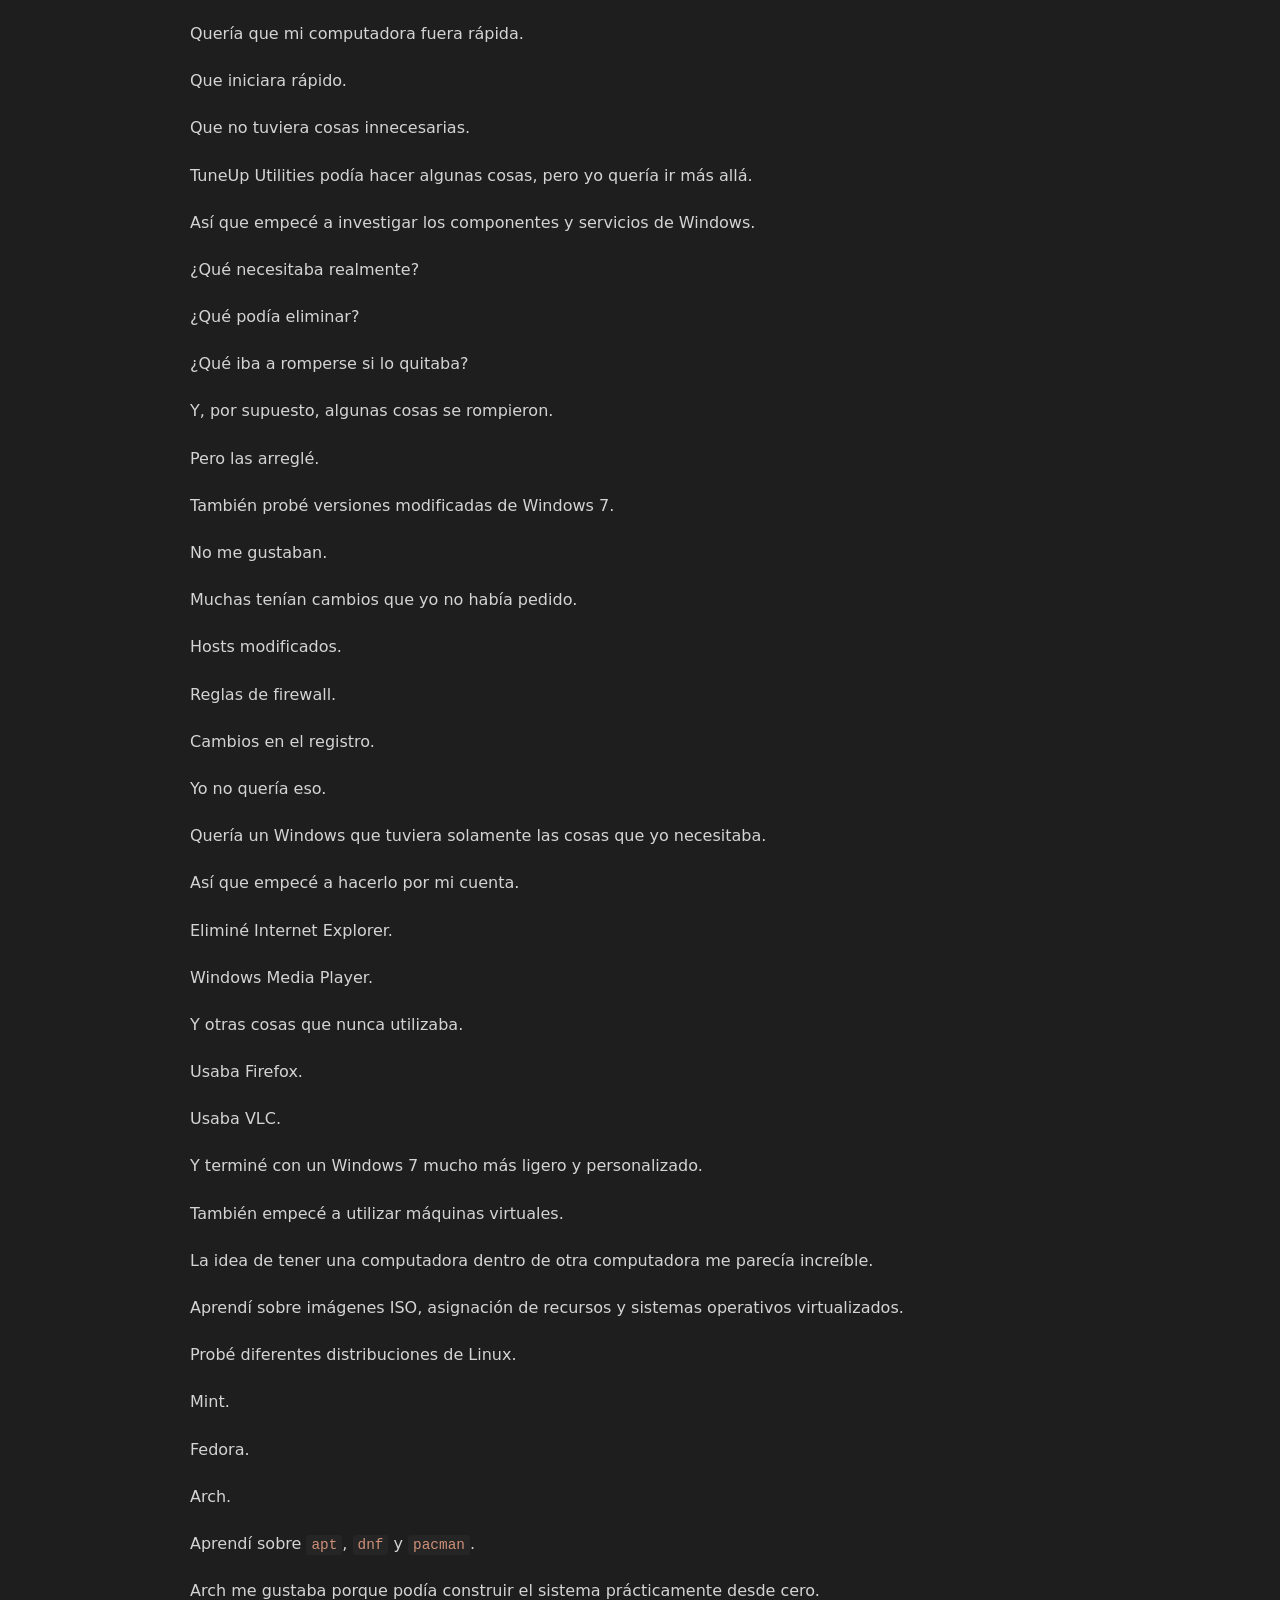
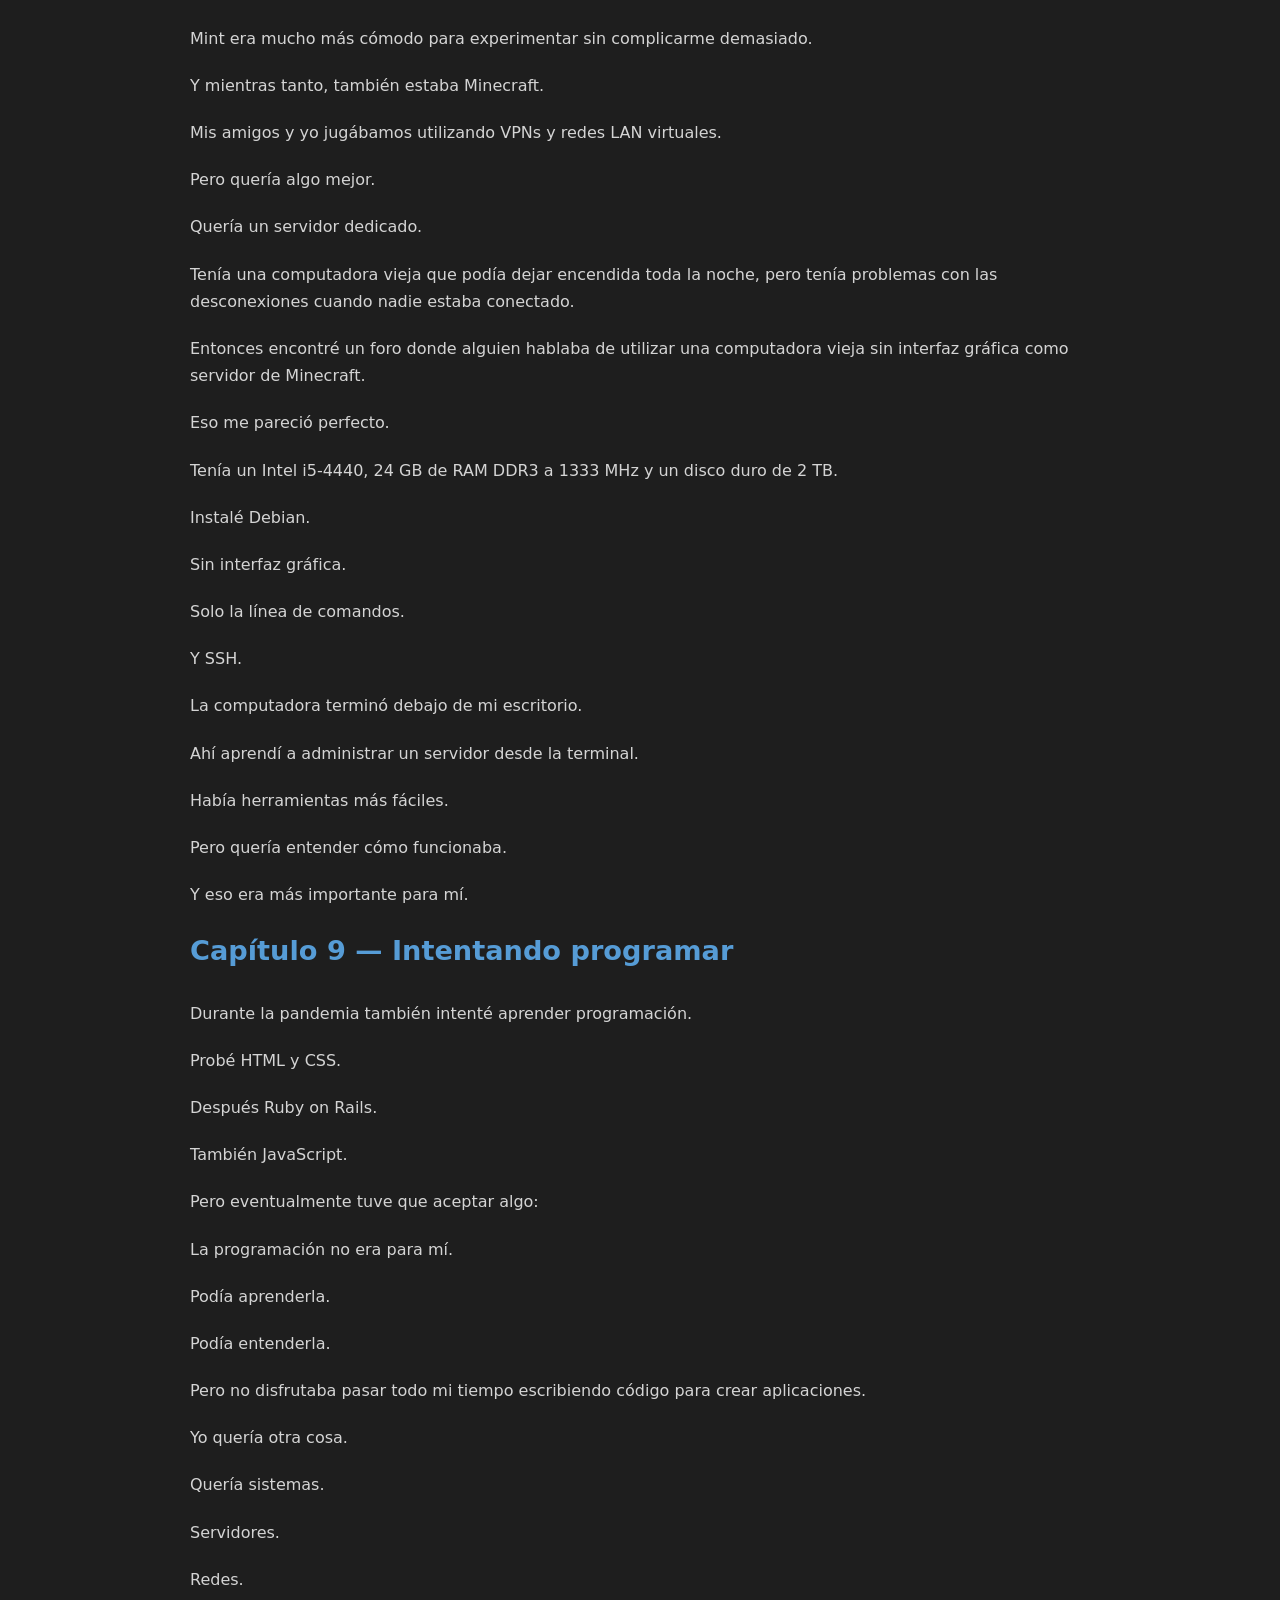
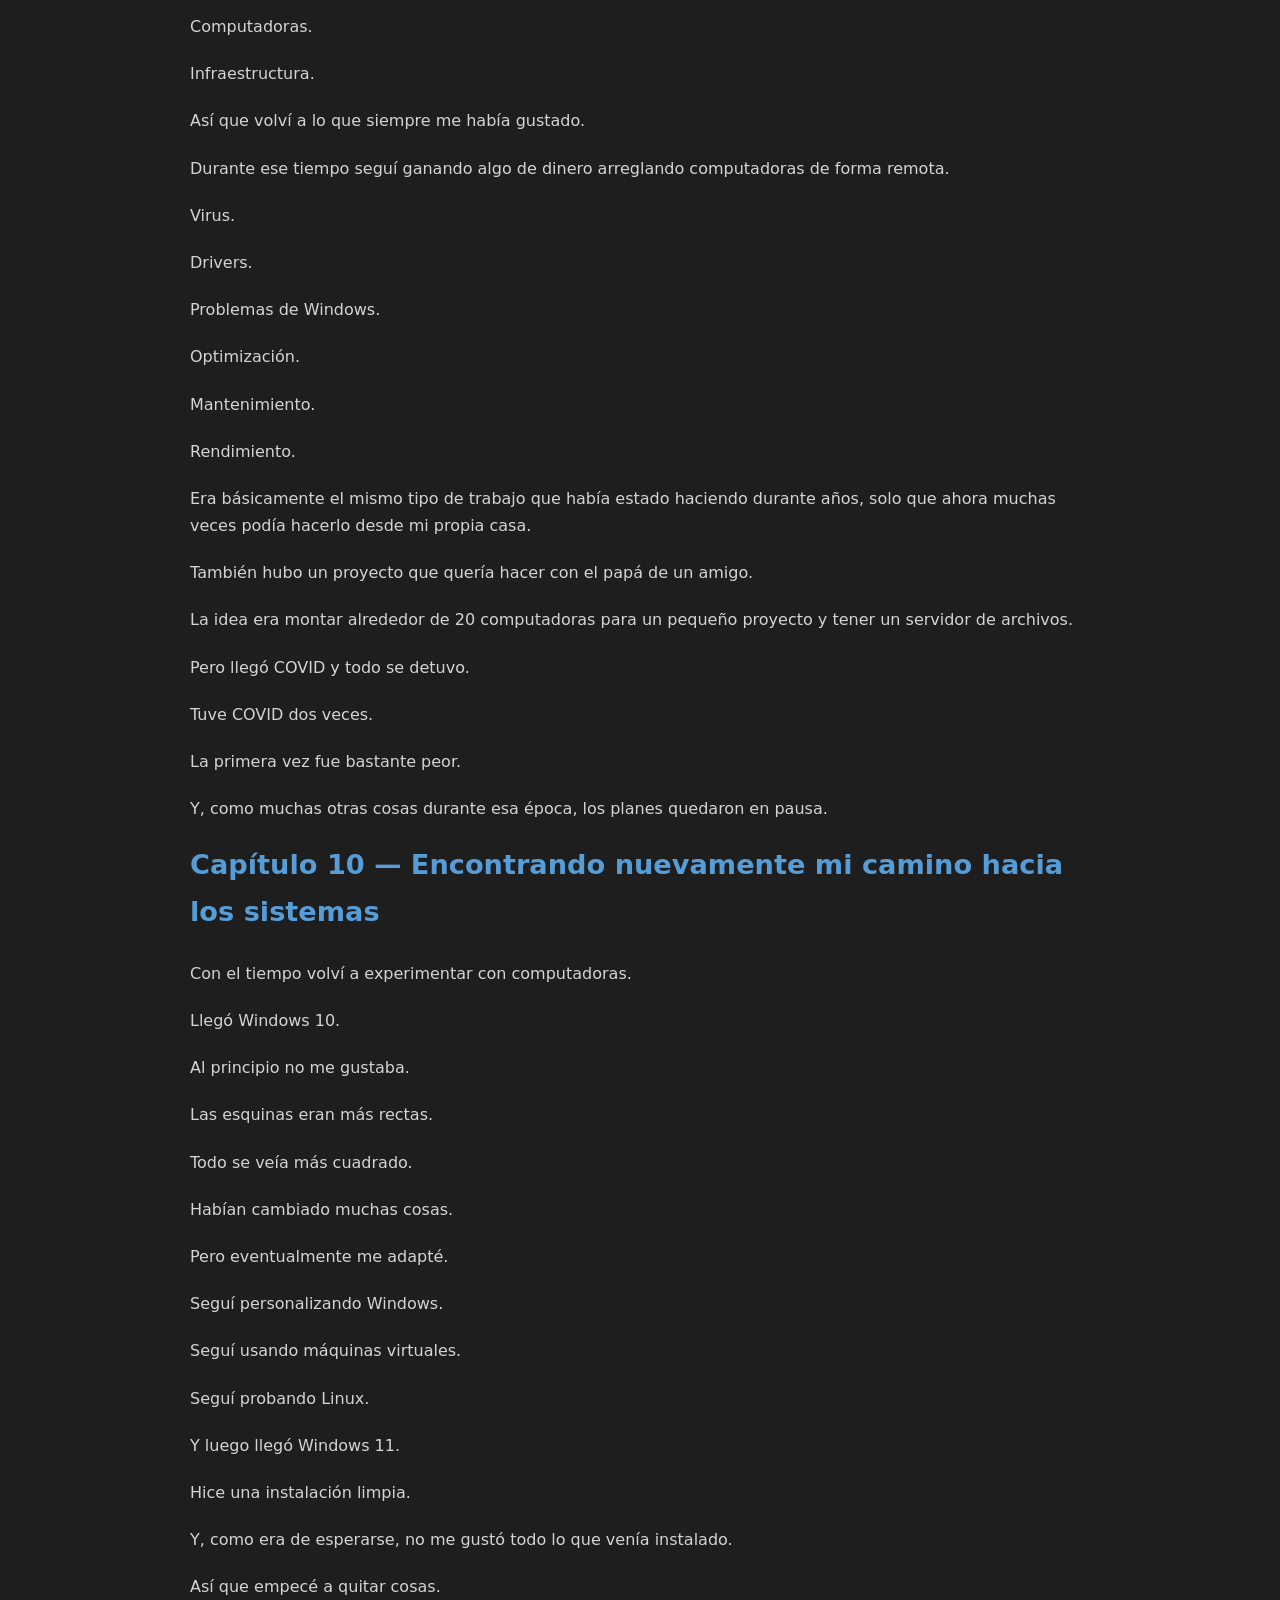
<file: story-es.html>
<!doctype html>
<html lang="es">
  <head>
    <meta charset="UTF-8" />
    <meta name="viewport" content="width=device-width, initial-scale=1.0" />

    <title>La Historia Completa | Xavier Maquilón</title>

    <link rel="stylesheet" href="style.css" />
  </head>

  <body>
    <main class="container">
      <a href="index-es.html" class="back-link">← Volver al inicio</a>
      <div style="text-align: right; margin-bottom: 45px">
        <a href="story-en.html" class="language-button"> English </a>
      </div>
      <article class="story-language" id="story-es" lang="es">
        <section class="intro">
          <h2>La Historia Completa</h2>

          <p>
            Hola, mi nombre es Xavier Maquilón, y esta es mi historia con la
            tecnología, desde la primera vez que vi una computadora hasta donde
            estoy hoy, septiembre de 2026.
          </p>

          <p>
            Cabe resaltar que la tecnología aquí en Ecuador llegaba tres o
            cuatro años tarde al principio, así que conseguir tecnología nueva
            nunca fue fácil.
          </p>

          <p>
            Esta va a ser una historia bastante larga, así que están advertidos.
          </p>
        </section>

        <section>
          <h2>Capítulo 1 — La primera computadora</h2>

          <p>Creo que todo comenzó cuando era muy pequeño.</p>

          <p>
            Mi papá trabajaba con una computadora. No recuerdo exactamente qué
            modelo era, pero recuerdo perfectamente cómo se veía. Era de esas
            computadoras que hoy parecen sacadas de un museo, con una caja
            horizontal, un monitor encima y una impresora de matriz de puntos
            conectada mediante un cable paralelo.
          </p>

          <p>
            Mi papá trabajaba transcribiendo documentos escritos a mano. Tenía
            unas carpetas de manila llenas de documentos y pasaba todo a la
            computadora para luego imprimirlo.
          </p>

          <p>
            La computadora tenía una pantalla negra con letras verdes. Nada de
            colores, nada de ventanas bonitas. Solo texto.
          </p>

          <p>Y para mí era fascinante.</p>

          <p>
            Recuerdo que un día me dejaron acercarme y usarla. No sabía
            realmente qué estaba haciendo, pero descubrí que podía escribir.
          </p>

          <p>Así que escribí mi nombre.</p>
          <p>Después escribí el nombre de mi hermano.</p>
          <p>Después el de mis padres.</p>
          <p>Y seguí escribiendo los nombres una y otra vez.</p>

          <p>
            Mi papá terminó imprimiendo como cinco páginas llenas de nombres.
          </p>

          <p>
            No tenía idea de lo que estaba haciendo, pero ya estaba
            completamente fascinado.
          </p>

          <p>También me encantaban los cables.</p>

          <p>
            No sé por qué, pero siempre me llamaban la atención. Especialmente
            los cables VGA. Eran gruesos, resistentes y parecían capaces de
            cargar con cualquier cosa.
          </p>

          <p>
            Estoy bastante seguro de que en esa época yo pensaba que podías
            levantar el monitor completo agarrándolo por el cable VGA.
          </p>

          <p>
            Incluso probablemente pensaba que podías levantar la computadora
            completa de esa manera.
          </p>

          <p>No recomiendo probarlo.</p>
        </section>

        <section>
          <h2>Capítulo 2 — La computadora de casa</h2>

          <p>
            Después llegó la primera computadora que realmente sentí como "mi
            computadora".
          </p>

          <p>
            Creo que era una Compaq. Tenía una caja vertical, una disquetera y
            una unidad de CD-ROM.
          </p>

          <p>
            El monitor incluso tenía uno de esos protectores de pantalla que
            tenían pequeñas cosas colgando alrededor. En esa época eso parecía
            completamente normal.
          </p>

          <p>La computadora tenía Windows 98.</p>

          <p>
            Y tenía algo que para mí era suficiente para pasar horas frente a
            ella:
          </p>

          <p>3D Pinball Space Cadet.</p>

          <p>
            También recuerdo los demos de Doom, Wolfenstein 3D y Duke Nukem 3D.
            Y Day of the Tentacle.
          </p>

          <p>Pero una de las cosas que más me gustaban era Paint.</p>

          <p>Podía pasar muchísimo tiempo dibujando cosas.</p>

          <p>
            Recuerdo que hacía cuatro cuadrados del tamaño predeterminado y
            luego intentaba organizarlos como si fueran las viñetas de un cómic.
            Después usaba lo que creo que era un programa de Lexmark para
            imprimir fotografías y acomodaba todo.
          </p>

          <p>También me encantaban los temas de Windows.</p>

          <p>
            Cambiar los sonidos, los cursores, los fondos y todo lo que se
            pudiera cambiar hacía que la computadora se sintiera diferente.
          </p>

          <p>Mi favorito era el tema "Mystery".</p>

          <p>En ese momento no pensaba en eso como personalización.</p>

          <p>
            Simplemente me gustaba hacer que la computadora se sintiera como
            quería.
          </p>
        </section>

        <section>
          <h2>Capítulo 3 — La edad dorada de la tecnología</h2>

          <p>
            Era el año 2000, mi país pasaba por una situación económica muy
            difícil, la inflación sobre todo. Esto hizo que cambiemos nuestra
            moneda local (Sucre) al Dólar estadounidense (USD).
          </p>

          <p>
            Y ya después de que todo se vuelva "normal" otra vez, con los
            precios, los impuestos, etc, al fin pude volver a disfrutar de la
            tecnología.
          </p>

          <p>
            A finales de los años 90 y durante los 2000, la tecnología empezó a
            sentirse diferente.
          </p>

          <p>Todo parecía más interesante.</p>

          <p>
            Los dispositivos eran pequeños, portátiles, transparentes, coloridos
            y, en mi opinión, muy bonitos.
          </p>

          <p>
            Y en Ecuador muchas veces la tecnología llegaba unos años después de
            que aparecía en otros lugares, especialmente en Estados Unidos. Así
            que cuando algo nuevo finalmente llegaba, se sentía todavía más
            especial.
          </p>

          <p>Recuerdo que había una pequeña oficina cerca de un parque.</p>

          <p>
            Un día descubrimos que estaban desechando cajas llenas de cosas.
          </p>

          <p>Disquetes.</p>
          <p>CDs.</p>
          <p>Discos duros.</p>
          <p>Memorias RAM.</p>
          <p>Un montón de piezas de computadora.</p>

          <p>
            Mi hermano y un amigo preguntaron si podían llevarse algunas cosas y
            la oficina dijo que sí, con una condición: si alguna de esas piezas
            dañaba nuestras computadoras, no era responsabilidad de ellos.
          </p>

          <p>Aceptamos.</p>

          <p>Y básicamente empezamos a experimentar.</p>

          <p>Muchas de las cosas estaban dañadas.</p>

          <p>Otras funcionaban.</p>

          <p>Probablemente era algo cercano a 50/50.</p>

          <p>Pero para nosotros era como encontrar un tesoro.</p>

          <p>
            Pudimos actualizar nuestras computadoras con RAM que no nos había
            costado nada. Encontramos discos duros, disqueteras y unidades de
            CD-ROM.
          </p>

          <p>Aunque los discos duros muchas veces tenían malware.</p>

          <p>
            Y algunas de las unidades de CD-ROM o disqueteras tenían las
            bandejas atascadas.
          </p>

          <p>
            También encontramos palillos de dientes dentro de algunas unidades.
          </p>

          <p>Eso nos enseñó algo muy importante:</p>

          <p>
            No todo lo que está dentro de una computadora debería estar ahí.
          </p>

          <p>
            Aprendimos que, si una bandeja no quería salir, un clip podía ayudar
            a abrirla manualmente.
          </p>

          <p>También empezamos a aprender sobre virus.</p>

          <p>
            Mi hermano y mi amigo se encargaban de eliminarlos y yo empecé a
            aprender cómo funcionaban los antivirus.
          </p>

          <p>
            Norton, Symantec y Panda Security eran algunos de los nombres que
            más recuerdo.
          </p>

          <p>
            Y luego encontramos algo que parecía demasiado bueno para ser
            verdad.
          </p>

          <p>Una caja llena de CDs originales de Windows XP Upgrade.</p>

          <p>Estaban sellados.</p>

          <p>Le preguntamos a la oficina si realmente los necesitaban.</p>

          <p>Nos dijeron que no.</p>

          <p>
            Así que terminamos actualizando nuestras computadoras de Windows 98
            a Windows XP prácticamente gratis.
          </p>

          <p>
            Fue ahí donde también aprendí a formatear discos duros e instalar
            Windows desde cero.
          </p>

          <p>
            Windows XP incluso me enseñó algo que hoy parece muy básico: las
            particiones.
          </p>

          <p>
            Recuerdo hacer cálculos manuales para decidir cuánto espacio darle a
            cada partición.
          </p>

          <p>
            No tenía idea de que años después terminaría disfrutando tanto
            trabajar con servidores y almacenamiento.
          </p>

          <p>
            También empezamos a construir nuestra propia computadora
            Frankenstein.
          </p>

          <p>
            Probábamos piezas, separábamos las que funcionaban de las que
            estaban dañadas y poníamos pequeñas etiquetas naranjas en las piezas
            que ya sabíamos que estaban malas.
          </p>

          <p>
            La computadora terminó con toda la RAM que podía soportar, cuatro
            discos IDE, configuraciones de master y slave, una disquetera y una
            unidad de CD-ROM.
          </p>

          <p>Seguía siendo una computadora doméstica.</p>

          <p>Pero era una computadora doméstica deluxe.</p>
        </section>

        <section>
          <h2>Capítulo 4 — Convertirme en "el chico de las computadoras"</h2>

          <p>Por esa época también tuve un Nokia 3100.</p>

          <p>Tenía unos 14 o 15 años.</p>

          <p>
            Un amigo llamado Nelson me dio un cable para transferir fotos y
            videos desde el teléfono.
          </p>

          <p>Y ahí descubrí algo que me llamó muchísimo la atención:</p>

          <p>El teléfono también tenía un sistema operativo.</p>

          <p>Symbian.</p>

          <p>Series 40.</p>

          <p>
            Y empecé a entender que un teléfono no era simplemente un teléfono.
          </p>

          <p>Era una computadora pequeña.</p>

          <p>
            Al mismo tiempo, los planes de internet para hogares empezaron a
            volverse más económicos.
          </p>

          <p>
            En Latinoamérica era muy común encontrar lugares llamados "cybers".
          </p>

          <p>
            Pagabas alrededor de un dólar por hora y podías usar una computadora
            con internet.
          </p>

          <p>
            Había uno cerca de mi casa y prácticamente ahí aprendí sobre redes.
          </p>

          <p>No porque alguien me enseñara formalmente.</p>

          <p>Sino porque quería jugar.</p>

          <p>Counter-Strike.</p>
          <p>Warcraft 3.</p>
          <p>Call of Duty.</p>

          <p>
            Los juegos tenían mapas personalizados, modificaciones y
            configuraciones que muchas veces teníamos que compartir entre
            nosotros.
          </p>

          <p>
            Cuando el internet no servía para descargar algo, simplemente
            compartíamos carpetas por la red.
          </p>

          <p>"custom-maps".</p>

          <p>"mods".</p>

          <p>Y listo.</p>

          <p>
            También fue aproximadamente en esa época cuando empecé a "trabajar".
          </p>

          <p>Lo pongo entre comillas porque tenía alrededor de 16 años.</p>

          <p>
            Una o dos veces por semana hacía pequeños trabajos para amigos y
            conocidos.
          </p>

          <p>Era "el chico que sabe de computadoras".</p>

          <p>Eliminar virus.</p>
          <p>Reinstalar Windows.</p>
          <p>Formatear discos.</p>
          <p>Cambiar piezas.</p>
          <p>Arreglar problemas.</p>

          <p>En realidad me gustaba.</p>

          <p>Cada problema se sentía como un rompecabezas.</p>

          <p>O como armar LEGO.</p>

          <p>Si algo no funcionaba, quería saber por qué.</p>

          <p>Y si no sabía cómo solucionarlo, buscaba.</p>

          <p>
            Cuando mi mamá compró una computadora con Windows Vista e internet,
            empecé a pasar todavía más tiempo aprendiendo.
          </p>

          <p>A mucha gente no le gustaba Windows Vista.</p>

          <p>A mí me encantaba Aero Glass.</p>

          <p>Me gustaba que todo tuviera transparencias y efectos.</p>

          <p>
            También fue la época en la que las cosas dejaron de ser solamente
            diversión y empezaron a convertirse en aprendizaje.
          </p>

          <p>Especialmente cuando empecé a jugar en línea.</p>

          <p>
            Fue triste cuando los cybers comenzaron a desaparecer porque el
            internet doméstico se volvió más accesible.
          </p>

          <p>Pero para entonces yo ya había aprendido bastante.</p>

          <p>
            Y me había convertido oficialmente en "el chico de las
            computadoras".
          </p>
        </section>

        <section>
          <h2>Capítulo 5 — Aprendiendo Linux</h2>

          <p>
            Alrededor de 2009 o 2010 fui a una charla en la universidad sobre lo
            que llamaban "software abierto".
          </p>

          <p>Nos dieron un DVD de Ubuntu.</p>

          <p>Y, por supuesto, tuve que instalarlo.</p>

          <p>Particioné el disco e instalé Ubuntu junto a Windows Vista.</p>

          <p>
            Una de las primeras cosas que me llamó la atención fue algo bastante
            extraño.
          </p>

          <p>
            Mientras Ubuntu descargaba actualizaciones y programas, vi un
            dominio que terminaba en <code>.ec</code>.
          </p>

          <p>Era de Ecuador.</p>

          <p>Me pareció increíble.</p>

          <p>
            Yo sabía que estaba usando un sistema operativo, pero todavía estaba
            empezando a entender qué era Linux realmente.
          </p>

          <p>Aprendí que Ubuntu era una distribución de Linux.</p>

          <p>Y me encantó.</p>

          <p>Me gustaban los iconos.</p>
          <p>Los sonidos.</p>
          <p>Los cursores.</p>
          <p>La forma en que todo estaba organizado.</p>

          <p>Pero todavía necesitaba Windows para jugar.</p>

          <p>
            Linux y Wine no podían ejecutar todos los juegos que quería en ese
            momento.
          </p>

          <p>Así que mantuve un sistema de arranque dual.</p>

          <p>Windows para jugar.</p>

          <p>Linux para experimentar.</p>

          <p>
            Después llegó Windows 7 y, durante un tiempo, Linux quedó olvidado.
          </p>

          <p>Pero nunca desapareció completamente.</p>
        </section>

        <section>
          <h2>Capítulo 6 — Servidores de juegos y redes</h2>

          <p>Windows 7 fue probablemente mi versión favorita de Windows.</p>

          <p>
            Y también fue la época en la que aprendí prácticamente todo lo que
            sabía sobre tecnología.
          </p>

          <p>
            Cuando jugaba en línea desde Ecuador, normalmente tenía alrededor de
            200 ms de latencia hacia servidores en Estados Unidos.
          </p>

          <p>Así que empecé a investigar.</p>

          <p>¿Cómo funcionaban los servidores dedicados?</p>
          <p>¿Cómo se configuraban?</p>
          <p>¿Cómo se cambiaban los mapas?</p>
          <p>¿Cómo funcionaban las rotaciones?</p>
          <p>¿Cómo se modificaban los tiempos de las rondas?</p>

          <p>
            Aprendí a montar servidores de juegos desde Steam y a modificar sus
            archivos de configuración.
          </p>

          <p>Después quería jugar con mis amigos.</p>

          <p>
            Pero nuestros amigos no podían simplemente conectarse a mi
            computadora desde internet.
          </p>

          <p>Así que descubrí las VPN.</p>

          <p>Más específicamente, Hamachi, de LogMeIn.</p>

          <p>Con Hamachi podíamos crear una especie de red LAN virtual.</p>

          <p>
            Y de repente teníamos alrededor de 20 ms de latencia entre nosotros.
          </p>

          <p>Para cada juego había algo nuevo que aprender.</p>

          <p>SDKs.</p>
          <p>Wikis.</p>
          <p>Archivos de configuración.</p>
          <p>Directorios.</p>
          <p>Mods.</p>

          <p>
            Y terminé entendiendo algo que todavía forma parte de cómo aprendo
            hoy:
          </p>

          <p>Si quiero hacer algo, primero necesito entender cómo funciona.</p>
        </section>

        <section>
          <h2>Capítulo 7 — Android, root y romper cosas</h2>

          <p>Nunca dejé completamente de experimentar con dispositivos.</p>

          <p>
            Cuando recibí un Samsung Galaxy S5 como regalo de cumpleaños,
            rápidamente empecé a investigar qué podía hacer con él.
          </p>

          <p>Aprendí a utilizar Odin para instalar firmware.</p>

          <p>
            Incluso instalé versiones de Android que todavía no estaban
            disponibles oficialmente en mi país.
          </p>

          <p>El teléfono funcionaba perfectamente.</p>

          <p>La SIM funcionaba.</p>
          <p>El Wi-Fi funcionaba.</p>
          <p>El Bluetooth funcionaba.</p>

          <p>Y ahí aprendí algo más:</p>

          <p>Android utiliza el kernel de Linux.</p>

          <p>Después desbloqueé el bootloader.</p>

          <p>Instalé TWRP.</p>

          <p>Probé sistemas operativos personalizados.</p>

          <p>Instalé archivos ZIP.</p>

          <p>Obtuve acceso root.</p>

          <p>
            Y descubrí que, con root, prácticamente podía acceder a todos los
            archivos del sistema.
          </p>

          <p>Así que empecé a eliminar cosas que no necesitaba.</p>

          <p>TouchWiz era pesado.</p>

          <p>Yo quería que el teléfono fuera más rápido y ligero.</p>

          <p>Así que eliminaba cosas.</p>

          <p>Probaba.</p>

          <p>Rompía algo.</p>

          <p>Lo arreglaba.</p>

          <p>Volvía a intentarlo.</p>

          <p>Hasta que finalmente conseguía algo estable.</p>

          <p>Y entonces pensé:</p>

          <p>"¿Se puede hacer lo mismo con una PC?"</p>

          <p>La respuesta era sí.</p>

          <p>Solo que era mucho más complicado.</p>
        </section>

        <section>
          <h2>Capítulo 8 — Servidores, Minecraft y la línea de comandos</h2>

          <p>Con Windows también quería hacer algo parecido.</p>

          <p>Quería que mi computadora fuera rápida.</p>

          <p>Que iniciara rápido.</p>

          <p>Que no tuviera cosas innecesarias.</p>

          <p>
            TuneUp Utilities podía hacer algunas cosas, pero yo quería ir más
            allá.
          </p>

          <p>
            Así que empecé a investigar los componentes y servicios de Windows.
          </p>

          <p>¿Qué necesitaba realmente?</p>
          <p>¿Qué podía eliminar?</p>
          <p>¿Qué iba a romperse si lo quitaba?</p>

          <p>Y, por supuesto, algunas cosas se rompieron.</p>

          <p>Pero las arreglé.</p>

          <p>También probé versiones modificadas de Windows 7.</p>

          <p>No me gustaban.</p>

          <p>Muchas tenían cambios que yo no había pedido.</p>

          <p>Hosts modificados.</p>
          <p>Reglas de firewall.</p>
          <p>Cambios en el registro.</p>

          <p>Yo no quería eso.</p>

          <p>
            Quería un Windows que tuviera solamente las cosas que yo necesitaba.
          </p>

          <p>Así que empecé a hacerlo por mi cuenta.</p>

          <p>Eliminé Internet Explorer.</p>
          <p>Windows Media Player.</p>
          <p>Y otras cosas que nunca utilizaba.</p>

          <p>Usaba Firefox.</p>

          <p>Usaba VLC.</p>

          <p>Y terminé con un Windows 7 mucho más ligero y personalizado.</p>

          <p>También empecé a utilizar máquinas virtuales.</p>

          <p>
            La idea de tener una computadora dentro de otra computadora me
            parecía increíble.
          </p>

          <p>
            Aprendí sobre imágenes ISO, asignación de recursos y sistemas
            operativos virtualizados.
          </p>

          <p>Probé diferentes distribuciones de Linux.</p>

          <p>Mint.</p>
          <p>Fedora.</p>
          <p>Arch.</p>

          <p>
            Aprendí sobre <code>apt</code>, <code>dnf</code> y
            <code>pacman</code>.
          </p>

          <p>
            Arch me gustaba porque podía construir el sistema prácticamente
            desde cero.
          </p>

          <p>
            Mint era mucho más cómodo para experimentar sin complicarme
            demasiado.
          </p>

          <p>Y mientras tanto, también estaba Minecraft.</p>

          <p>
            Mis amigos y yo jugábamos utilizando VPNs y redes LAN virtuales.
          </p>

          <p>Pero quería algo mejor.</p>

          <p>Quería un servidor dedicado.</p>

          <p>
            Tenía una computadora vieja que podía dejar encendida toda la noche,
            pero tenía problemas con las desconexiones cuando nadie estaba
            conectado.
          </p>

          <p>
            Entonces encontré un foro donde alguien hablaba de utilizar una
            computadora vieja sin interfaz gráfica como servidor de Minecraft.
          </p>

          <p>Eso me pareció perfecto.</p>

          <p>
            Tenía un Intel i5-4440, 24 GB de RAM DDR3 a 1333 MHz y un disco duro
            de 2 TB.
          </p>

          <p>Instalé Debian.</p>

          <p>Sin interfaz gráfica.</p>

          <p>Solo la línea de comandos.</p>

          <p>Y SSH.</p>

          <p>La computadora terminó debajo de mi escritorio.</p>

          <p>Ahí aprendí a administrar un servidor desde la terminal.</p>

          <p>Había herramientas más fáciles.</p>

          <p>Pero quería entender cómo funcionaba.</p>

          <p>Y eso era más importante para mí.</p>
        </section>

        <section>
          <h2>Capítulo 9 — Intentando programar</h2>

          <p>Durante la pandemia también intenté aprender programación.</p>

          <p>Probé HTML y CSS.</p>

          <p>Después Ruby on Rails.</p>

          <p>También JavaScript.</p>

          <p>Pero eventualmente tuve que aceptar algo:</p>

          <p>La programación no era para mí.</p>

          <p>Podía aprenderla.</p>

          <p>Podía entenderla.</p>

          <p>
            Pero no disfrutaba pasar todo mi tiempo escribiendo código para
            crear aplicaciones.
          </p>

          <p>Yo quería otra cosa.</p>

          <p>Quería sistemas.</p>
          <p>Servidores.</p>
          <p>Redes.</p>
          <p>Computadoras.</p>
          <p>Infraestructura.</p>

          <p>Así que volví a lo que siempre me había gustado.</p>

          <p>
            Durante ese tiempo seguí ganando algo de dinero arreglando
            computadoras de forma remota.
          </p>

          <p>Virus.</p>
          <p>Drivers.</p>
          <p>Problemas de Windows.</p>
          <p>Optimización.</p>
          <p>Mantenimiento.</p>
          <p>Rendimiento.</p>

          <p>
            Era básicamente el mismo tipo de trabajo que había estado haciendo
            durante años, solo que ahora muchas veces podía hacerlo desde mi
            propia casa.
          </p>

          <p>
            También hubo un proyecto que quería hacer con el papá de un amigo.
          </p>

          <p>
            La idea era montar alrededor de 20 computadoras para un pequeño
            proyecto y tener un servidor de archivos.
          </p>

          <p>Pero llegó COVID y todo se detuvo.</p>

          <p>Tuve COVID dos veces.</p>

          <p>La primera vez fue bastante peor.</p>

          <p>
            Y, como muchas otras cosas durante esa época, los planes quedaron en
            pausa.
          </p>
        </section>

        <section>
          <h2>
            Capítulo 10 — Encontrando nuevamente mi camino hacia los sistemas
          </h2>

          <p>Con el tiempo volví a experimentar con computadoras.</p>

          <p>Llegó Windows 10.</p>

          <p>Al principio no me gustaba.</p>

          <p>Las esquinas eran más rectas.</p>

          <p>Todo se veía más cuadrado.</p>

          <p>Habían cambiado muchas cosas.</p>

          <p>Pero eventualmente me adapté.</p>

          <p>Seguí personalizando Windows.</p>

          <p>Seguí usando máquinas virtuales.</p>

          <p>Seguí probando Linux.</p>

          <p>Y luego llegó Windows 11.</p>

          <p>Hice una instalación limpia.</p>

          <p>
            Y, como era de esperarse, no me gustó todo lo que venía instalado.
          </p>

          <p>Así que empecé a quitar cosas.</p>

          <p>Volví a hacer lo mismo que había hecho con Windows 7.</p>

          <p>Quité cosas que no quería.</p>

          <p>Desactivé aplicaciones en segundo plano.</p>

          <p>Eliminé búsquedas web del menú Inicio.</p>

          <p>No quería que mi computadora hiciera cosas por su cuenta.</p>

          <p>No quería IA integrada.</p>

          <p>Quería una computadora.</p>

          <p>Y sí, rompí cosas.</p>

          <p>Y las arreglé.</p>

          <p>Varias veces.</p>

          <p>Actualmente sigo usando Windows como mi sistema principal.</p>

          <p>En mi laptop también tengo Fedora KDE.</p>

          <p>No es una máquina nueva ni especialmente potente.</p>

          <p>Pero funciona.</p>

          <p>Y eso es una de las cosas que me gustan de Linux.</p>

          <p>No necesita ser perfecto.</p>

          <p>Solo necesita funcionar.</p>

          <p>
            Durante todo este tiempo también seguí arreglando computadoras,
            construyendo PCs y aprendiendo sobre redes.
          </p>

          <p>
            Compré componentes a través de un amigo que tenía una tienda de
            computadoras.
          </p>

          <p>Aprendí sobre switches y routers.</p>

          <p>
            Y también descubrí una de las grandes dificultades de trabajar con
            redes en Ecuador:
          </p>

          <p>Los proveedores de internet.</p>

          <p>
            Muchas veces las configuraciones del router, el port forwarding, NAT
            y UPnP están limitadas.
          </p>

          <p>
            Y cuando necesitas algo específico, terminas llamando al proveedor.
          </p>

          <p>No es exactamente divertido.</p>
        </section>

        <section>
          <h2>Capítulo 11 — Proxmox</h2>

          <p>
            Un día, mientras estaba limpiando, encontré nuevamente aquella vieja
            computadora que había utilizado como servidor de Minecraft.
          </p>

          <p>Estaba llena de polvo.</p>

          <p>Le hice mantenimiento.</p>

          <p>Le puse pasta térmica nueva.</p>

          <p>La encendí.</p>

          <p>Y funcionó.</p>

          <p>Podría haberla vendido.</p>

          <p>Podría haberla tirado.</p>

          <p>Pero pensé que todavía podía hacer algo con ella.</p>

          <p>Y entonces se me ocurrió:</p>

          <p>Proxmox.</p>

          <p>Proxmox me encantó.</p>

          <p>
            Es un hypervisor basado en Debian que permite crear y administrar
            máquinas virtuales y contenedores desde una interfaz web.
          </p>

          <p>
            Básicamente, podía convertir aquella computadora vieja en mi propio
            pequeño centro de datos.
          </p>

          <p>La instalé.</p>

          <p>Empecé a experimentar.</p>

          <p>Creé máquinas virtuales.</p>

          <p>Probé contenedores.</p>

          <p>Aprendí sobre snapshots.</p>

          <p>Plantillas.</p>

          <p>Almacenamiento.</p>

          <p>Redes.</p>

          <p>
            Y eventualmente moví aquel viejo servidor de Minecraft a un
            contenedor.
          </p>

          <p>Hasta el día de hoy sigue viviendo dentro de mi homelab.</p>

          <p>Bueno...</p>

          <p>
            Al menos hasta que ese disco duro de 2 TB finalmente decida morir.
          </p>

          <p>Y sí, todos los caminos llevan a Debian.</p>
        </section>

        <section>
          <h2>Capítulo 12 — Docker y el homelab</h2>

          <p>Después de Proxmox, Docker fue el siguiente paso natural.</p>

          <p>
            Me gustaba la idea de tener aplicaciones aisladas en contenedores.
          </p>

          <p>
            Si una aplicación funciona dentro de un contenedor, puedo moverla a
            otro sistema y debería comportarse prácticamente de la misma manera.
          </p>

          <p>"Simplemente funciona".</p>

          <p>Eso me gustó mucho.</p>

          <p>Mi homelab terminó creciendo.</p>

          <p>Actualmente tengo cuatro máquinas virtuales principales:</p>

          <p>
            Una VM para Docker, donde tengo Docker, Portainer y Uptime Kuma.
          </p>

          <p>
            Una VM para AdGuard Home, que utilizo como DNS y para bloquear
            publicidad y contenido no deseado.
          </p>

          <p>Una VM para monitoreo, donde tengo Prometheus y Grafana.</p>

          <p>Y una VM para el servidor de Minecraft.</p>

          <p>
            También aprendí a utilizar Docker Compose, snapshots, redes, DNS,
            almacenamiento y muchas otras cosas que antes solamente había visto
            de manera individual.
          </p>

          <p>
            Lo interesante es que ninguna de estas cosas llegó de un curso
            perfectamente estructurado.
          </p>

          <p>Simplemente quería hacer algo.</p>

          <p>Entonces necesitaba aprender otra cosa.</p>

          <p>Y esa otra cosa me llevaba a otra.</p>

          <p>Y así seguía.</p>

          <p>
            Es probablemente la forma en la que siempre he aprendido tecnología.
          </p>
        </section>

        <section>
          <h2>Capítulo 13 — Donde estoy hoy</h2>

          <p>Y aquí estoy.</p>

          <p>Septiembre de 2026.</p>

          <p>Tengo 35 años.</p>

          <p>Y todavía sigo aprendiendo.</p>

          <p>
            A veces miro hacia atrás y me cuesta creer cuánto tiempo ha pasado
            desde aquella primera computadora que vi a mi papá utilizando.
          </p>

          <p>En ese momento no sabía qué era una CPU.</p>

          <p>No sabía qué era una RAM.</p>

          <p>No sabía qué era un sistema operativo.</p>

          <p>Solo sabía que esa máquina hacía cosas increíbles.</p>

          <p>Y quería saber cómo.</p>

          <p>Ese sentimiento nunca desapareció.</p>

          <p>
            He pasado por Windows 98, Windows XP, Vista, Windows 7, Windows 10 y
            Windows 11.
          </p>

          <p>He utilizado Linux.</p>

          <p>He instalado Ubuntu, Mint, Fedora y Arch.</p>

          <p>He configurado servidores de juegos.</p>

          <p>He usado Hamachi.</p>

          <p>He montado servidores de Minecraft.</p>

          <p>He utilizado SSH.</p>

          <p>He roto teléfonos Android.</p>

          <p>He desbloqueado bootloaders.</p>

          <p>He instalado ROMs.</p>

          <p>He obtenido root.</p>

          <p>He roto instalaciones de Windows.</p>

          <p>He arreglado instalaciones de Windows.</p>

          <p>
            He construido computadoras con piezas que otras personas iban a
            tirar.
          </p>

          <p>
            Y ahora tengo un pequeño homelab con Proxmox, Docker, DNS, monitoreo
            y servidores.
          </p>

          <p>
            Cuando lo pienso de esa manera, supongo que siempre he estado
            haciendo lo mismo.
          </p>

          <p>Aprender cómo funcionan las cosas.</p>
        </section>

        <section>
          <h2>Capítulo 14 — IA y el futuro</h2>

          <p>Y ahora tenemos inteligencia artificial.</p>

          <p>La verdad es que me parece increíble.</p>

          <p>
            He visto cómo la IA pasó de generar imágenes y videos extraños a
            poder crear cosas realmente útiles.
          </p>

          <p>
            También he visto cómo algunas personas quieren utilizarla para
            absolutamente todo.
          </p>

          <p>Y ahí es donde no estoy de acuerdo.</p>

          <p>No quiero que la IA piense por mí.</p>

          <p>
            No quiero preguntarle a una IA qué decisión tomar cada vez que tengo
            que hacer algo.
          </p>

          <p>
            No quiero dejar de aprender porque existe una herramienta que puede
            hacerlo por mí.
          </p>

          <p>Para mí, la IA es una herramienta.</p>

          <p>Una muy buena herramienta.</p>

          <p>Puede ahorrar tiempo.</p>

          <p>Puede ayudarme a aprender.</p>

          <p>Puede ayudarme a resolver problemas.</p>

          <p>Puede ayudarme a escribir.</p>

          <p>
            Incluso esta misma historia está siendo preparada con ayuda de IA.
          </p>

          <p>
            Me ahorra muchísimo tiempo escribiendo y organizando todo el
            contenido.
          </p>

          <p>Pero sigo siendo yo quien decide qué quiero contar.</p>

          <p>Y eso es importante para mí.</p>

          <p>La curiosidad que tenía cuando era niño todavía está ahí.</p>

          <p>Cuando veo algo nuevo, todavía quiero saber cómo funciona.</p>

          <p>Cuando algo se rompe, todavía quiero saber por qué.</p>

          <p>Cuando no sé algo, todavía quiero buscarlo.</p>

          <p>Y creo que eso es lo que más me gusta de la tecnología.</p>

          <p>Nunca se termina.</p>

          <p>Siempre hay algo nuevo.</p>

          <p>Siempre hay algo que aprender.</p>

          <p>Siempre hay algo que romper.</p>

          <p>Y, con un poco de suerte, algo que arreglar después.</p>

          <p>Esta ha sido mi historia con la tecnología.</p>

          <p>
            Desde aquella primera computadora que vi usar a mi papá, hasta el
            homelab que tengo hoy en mi casa.
          </p>

          <p>Y todavía no he terminado.</p>

          <p>Es septiembre de 2026.</p>

          <p>Tengo 35 años.</p>

          <p>Y siempre voy a amar las computadoras y la tecnología.</p>
        </section>
      </article>
    </main>
  </body>
</html>
</file>
<file: style.css>
/* =========================
   Base
   ========================= */

* {
  box-sizing: border-box;
}

html {
  scroll-behavior: smooth;
}

body {
  margin: 0;
  background-color: #1e1e1e;
  color: #d4d4d4;
  font-family:
    "Segoe UI",
    system-ui,
    -apple-system,
    BlinkMacSystemFont,
    sans-serif;
  line-height: 1.7;
}

/* =========================
   Main container
   ========================= */

.container {
  width: min(900px, 90%);
  margin: 0 auto;
  padding: 70px 0;
}

/* =========================
   Header / Hero
   ========================= */

.hero {
  margin-bottom: 55px;
  text-align: center;
}

.hero h1 {
  margin: 0;
  color: #e6edf3;
  font-size: clamp(2.2rem, 5vw, 3.5rem);
  line-height: 1.2;
  font-weight: 600;
}

/* =========================
   Headings
   ========================= */

h2 {
  margin-top: 0;
  margin-bottom: 25px;
  color: #569cd6;
  font-size: 1.7rem;
  font-weight: 600;
}

h3 {
  margin-top: 50px;
  margin-bottom: 20px;
  color: #e6edf3;
  font-size: 1.35rem;
  font-weight: 600;
}

/* =========================
   Text
   ========================= */

p {
  margin: 0 0 1.25rem;
}

strong {
  color: #e6edf3;
}

a {
  color: #569cd6;
  text-decoration: none;
}

a:hover {
  text-decoration: underline;
}

/* =========================
   TL;DR
   ========================= */

.tldr {
  margin-bottom: 70px;
  padding: 30px;
  background-color: #252526;
  border: 1px solid #333333;
  border-radius: 6px;
}

/* =========================
   Story link section
   ========================= */

.story-link {
  text-align: center;
  padding: 40px 20px;
  border-top: 1px solid #333333;
}

.story-link p {
  color: #9da1a6;
}

/* =========================
   Language buttons
   ========================= */

.language-buttons {
  display: flex;
  justify-content: center;
  gap: 15px;
  margin-top: 30px;
  flex-wrap: wrap;
}

.language-button {
  display: inline-block;
  padding: 10px 24px;
  color: #d4d4d4;
  background-color: #252526;
  border: 1px solid #3f3f46;
  border-radius: 5px;
  font-size: 1rem;
  margin-bottom: 30px;
  transition:
    background-color 0.15s ease,
    border-color 0.15s ease;
}

.language-button:hover {
  background-color: #333333;
  border-color: #569cd6;
  text-decoration: none;
}

/* =========================
   Full story
   ========================= */

.story {
  margin-top: 20px;
}

.story-title {
  margin-bottom: 45px;
  color: #e6edf3;
  font-size: clamp(2rem, 4vw, 2.8rem);
  line-height: 1.25;
}

/* =========================
   Chapters
   ========================= */

.chapter {
  margin-bottom: 65px;
}

.chapter h2 {
  padding-bottom: 10px;
  border-bottom: 1px solid #333333;
}

.chapter p:last-child {
  margin-bottom: 0;
}

/* =========================
   Inline code
   ========================= */

code {
  padding: 2px 5px;
  background-color: #252526;
  color: #ce9178;
  border-radius: 3px;
  font-family: Consolas, "Courier New", monospace;
  font-size: 0.9em;
}

/* =========================
   Navigation
   ========================= */

.back-link {
  display: inline-block;
  margin-bottom: 45px;
  color: #569cd6;
}

.back-link:hover {
  text-decoration: underline;
}

/* =========================
   Footer
   ========================= */

footer {
  margin-top: 70px;
  padding-top: 25px;
  border-top: 1px solid #333333;
  color: #6f7378;
  font-size: 0.9rem;
  text-align: center;
}

/* =========================
   Mobile
   ========================= */

@media (max-width: 600px) {
  .container {
    width: 92%;
    padding: 45px 0;
  }

  .hero {
    margin-bottom: 40px;
  }

  .tldr {
    padding: 22px;
  }

  .chapter {
    margin-bottom: 50px;
  }

  h2 {
    font-size: 1.45rem;
  }

  .story-title {
    font-size: 2rem;
  }

  .language-buttons {
    flex-direction: column;
    align-items: stretch;
  }

  .language-button {
    text-align: center;
  }
}

/* =========================
   Behind the scenes
   ========================= */

.process-section {
  margin-bottom: 65px;
}

.process-section h2 {
  padding-bottom: 10px;
  border-bottom: 1px solid #333333;
}

.file-link {
  display: inline-block;
  margin-top: 10px;
  padding: 10px 18px;
  background-color: #252526;
  border: 1px solid #3f3f46;
  border-radius: 5px;
  font-family: Consolas, "Courier New", monospace;
}

.file-link:hover {
  background-color: #333333;
  border-color: #569cd6;
  text-decoration: none;
}
</file>
